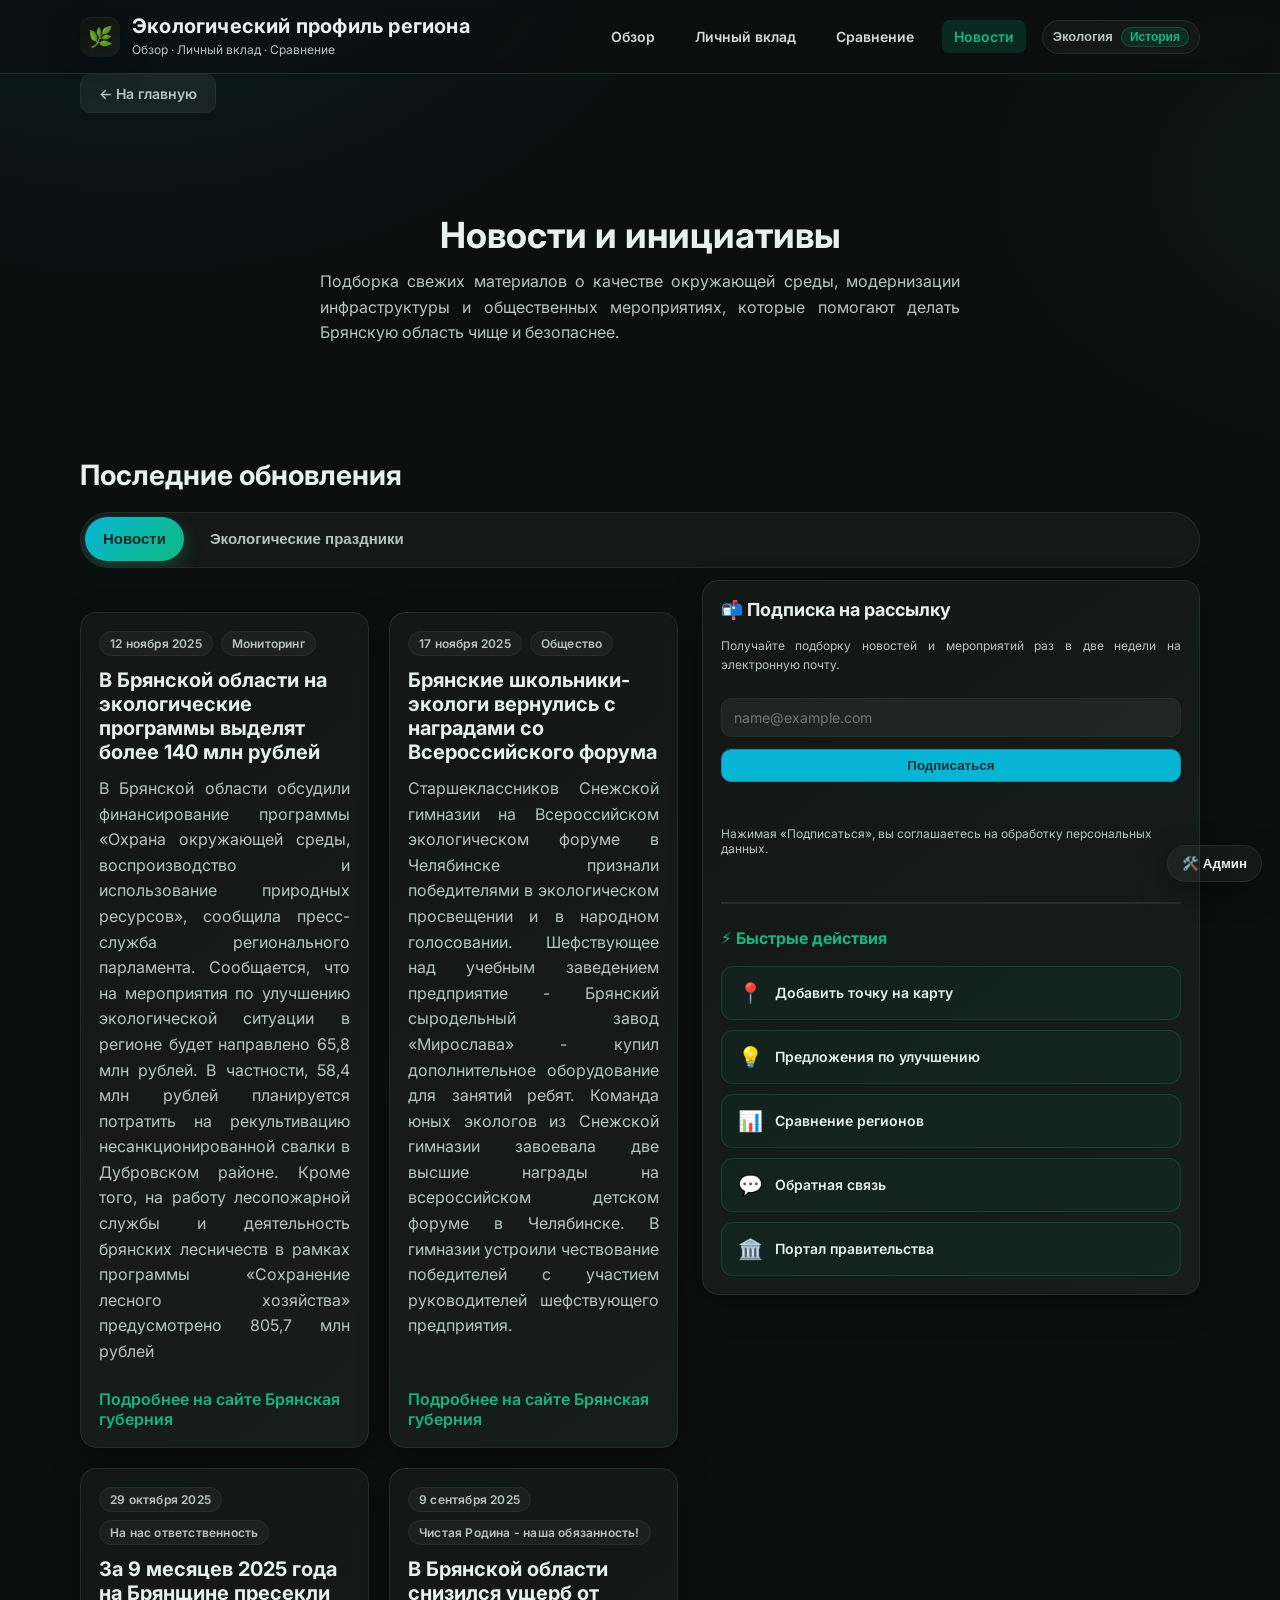
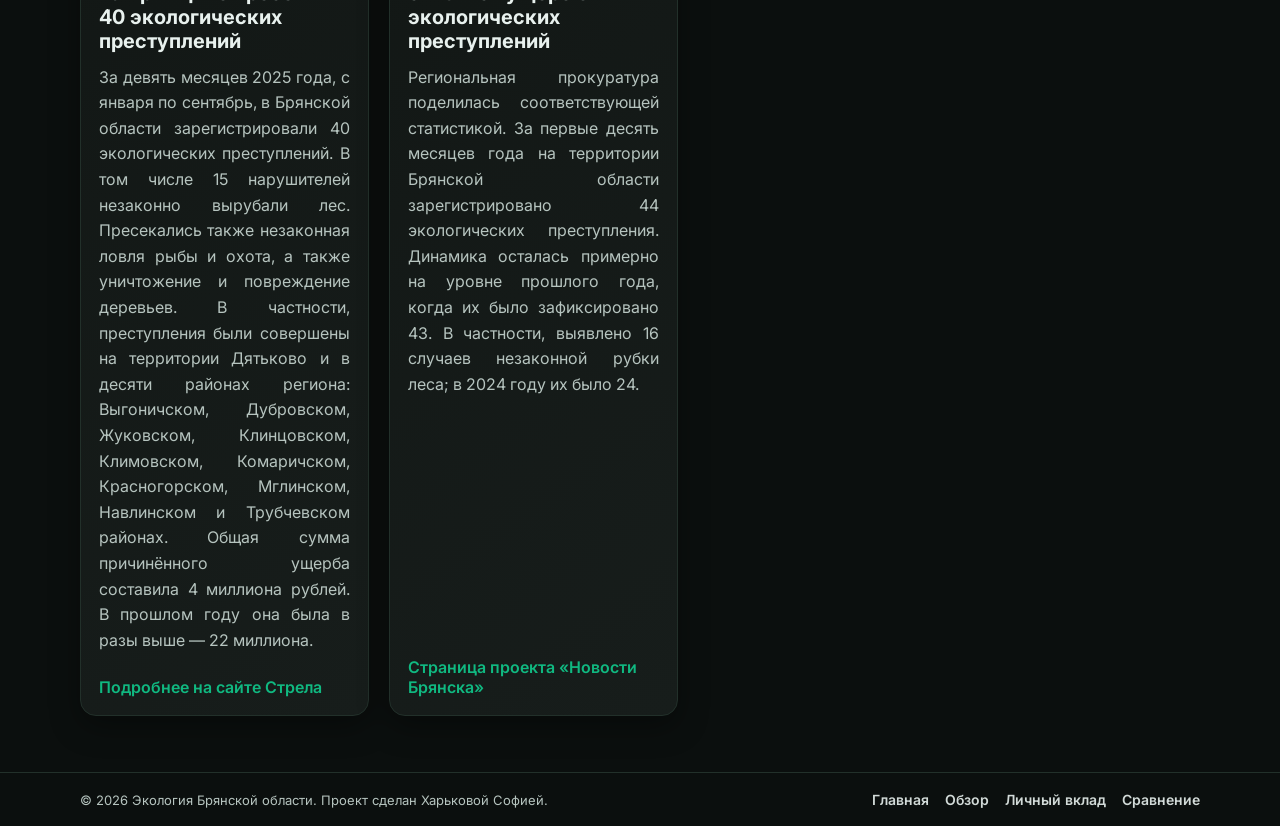
<file: news.html>
<!DOCTYPE html>
<html lang="ru">
<head>
    <meta charset="UTF-8" />
    <meta name="viewport" content="width=device-width, initial-scale=1" />
    <title>Новости — Экология Брянской области</title>
    <meta name="description" content="Последние новости об экологических проектах и инициативах Брянской области." />

    <!-- Fonts -->
    <link rel="preconnect" href="https://fonts.googleapis.com">
    <link rel="preconnect" href="https://fonts.gstatic.com" crossorigin>
    <link href="https://fonts.googleapis.com/css2?family=Inter:wght@400;600;700&display=swap" rel="stylesheet">

    <!-- Styles -->
    <link rel="stylesheet" href="assets/css/styles.css" />
    <style>
        .page-news main .container { max-width: 1120px; }
        .page-news .news-hero .lead { max-width: 640px; }
        .page-news .news-tabs {
            display: flex;
            flex-wrap: nowrap;
            gap: 8px;
            width: 100%;
            max-width: 100%;
            overflow-x: auto;
            -webkit-overflow-scrolling: touch;
            scroll-snap-type: x proximity;
            padding-bottom: 6px;
            margin-top: 20px;
        }
        .page-news .news-tab-btn {
            flex: 0 0 auto;
            scroll-snap-align: start;
            min-height: 44px;
            padding: 10px 18px;
            font-size: 15px;
            touch-action: manipulation;
        }
        .page-news .news-tab-panel#tab-news-list .grid-2 {
            align-items: start;
        }
        @media (max-width: 720px) {
            .page-news .news-hero h2 { font-size: 26px; }
            .page-news .news-hero { padding-top: 56px; text-align: left; }
            .page-news .news-hero .lead { margin-left: 0; margin-right: 0; }
            .page-news .news-card h3 { font-size: 17px; line-height: 1.35; }
            .page-news .news-card p { font-size: 14px; line-height: 1.55; }
            .page-news .news-sidebar .news-subscribe form .btn { width: 100%; }
            .page-news .action-btn { padding: 14px 14px; min-height: 48px; }
        }
    </style>
</head>
<body class="page-news">
    <header class="site-header">
        <div class="container header-inner">
            <div class="brand">
                <a href="index.html" class="logo" aria-hidden="true" style="text-decoration: none; display: flex; align-items: center; justify-content: center;">🌿</a>
                <div>
                    <h1>Экологический профиль региона</h1>
                    <p class="tagline">Обзор · Личный вклад · Сравнение</p>
                </div>
            </div>
            <nav class="nav">
                <a href="overview.html" class="nav-link">Обзор</a>
                <a href="personal.html" class="nav-link">Личный вклад</a>
                <a href="comparison.html" class="nav-link">Сравнение</a>
                <a href="news.html" class="nav-link" aria-current="page">Новости</a>
                <button id="modeToggle" class="mode-toggle" type="button" aria-label="Переключить режим">
                    <span id="modeToggleMain">Экология</span>
                    <span id="modeToggleBadge" class="mode-toggle-badge">История</span>
                </button>
            </nav>
        </div>
    </header>

    <main>
        <div class="container">
            <a href="index.html" class="btn-back">← На главную</a>
        </div>
        <section class="section news-hero reveal">
            <div class="container">
                <h2>Новости и инициативы</h2>
                <p class="lead">
                    Подборка свежих материалов о качестве окружающей среды, модернизации инфраструктуры и общественных мероприятиях, которые помогают делать Брянскую область чище и безопаснее.
                </p>
            </div>
        </section>

        <section class="section reveal">
            <div class="container">
                <h2>Последние обновления</h2>

                <div class="news-tabs">
                    <button class="news-tab-btn active" data-tab="news-list">Новости</button>
                    <button class="news-tab-btn" data-tab="eco-calendar">Экологические праздники</button>
                </div>

                <div class="news-tab-panel active" id="tab-news-list">
                    <div class="grid-2">
                        <div>
                            <div class="news-grid">
                        <article class="card news-card">
                            <div class="news-meta">
                                <span class="news-tag">12 ноября 2025</span>
                                <span class="news-tag">Мониторинг</span>
                            </div>
                            <h3>В Брянской области на экологические программы выделят более 140 млн рублей</h3>
                            <p>
                                В Брянской области обсудили финансирование программы «Охрана окружающей среды, воспроизводство и использование природных ресурсов», сообщила пресс-служба регионального парламента.

                                Сообщается, что на мероприятия по улучшению экологической ситуации в регионе будет направлено 65,8 млн рублей. В частности, 58,4 млн рублей планируется потратить на рекультивацию несанкционированной свалки в Дубровском районе.
                                
                                Кроме того, на работу лесопожарной службы и деятельность брянских лесничеств в рамках программы «Сохранение лесного хозяйства» предусмотрено 805,7 млн рублей
                            </p>
                            <a class="btn-link" href="https://guberniya.tv/obshhestvo/320941" target="_blank" rel="noopener">Подробнее на сайте Брянская губерния</a>
                        </article>
                        <article class="card news-card">
                            <div class="news-meta">
                                <span class="news-tag">17 ноября 2025</span>
                                <span class="news-tag">Общество</span>
                            </div>
                            <h3>Брянские школьники-экологи вернулись с наградами со Всероссийского форума</h3>
                            <p>
                                Старшеклассников Снежской гимназии на Всероссийском экологическом форуме в Челябинске признали победителями в экологическом просвещении и в народном голосовании. 
                                Шефствующее над учебным заведением предприятие - Брянский сыродельный завод «Мирослава» - купил дополнительное оборудование для занятий ребят.
                                Команда юных экологов из Снежской гимназии завоевала две высшие награды на всероссийском детском форуме в Челябинске.
                                В гимназии устроили чествование победителей с участием руководителей шефствующего предприятия.
                            </p>
                            <a class="btn-link" href="https://guberniya.tv/obshhestvo/321378" target="_blank" rel="noopener">Подробнее на сайте Брянская губерния</a>
                        </article>
                        <article class="card news-card">
                            <div class="news-meta">
                                <span class="news-tag"> 29 октября 2025</span>
                                <span class="news-tag">На нас ответственность</span>
                            </div>
                            <h3>За 9 месяцев 2025 года на Брянщине пресекли 40 экологических преступлений</h3>
                            <p>
                                За девять месяцев 2025 года, с января по сентябрь, в Брянской области зарегистрировали 40 экологических преступлений. В том числе 15 нарушителей незаконно вырубали лес. Пресекались также незаконная ловля рыбы и охота, а также уничтожение и повреждение деревьев.
                                В частности, преступления были совершены на территории Дятьково и в десяти районах региона: Выгоничском, Дубровском, Жуковском, Клинцовском, Климовском, Комаричском, Красногорском, Мглинском, Навлинском и Трубчевском районах.
                                Общая сумма причинённого ущерба составила 4 миллиона рублей. В прошлом году она была в разы выше — 22 миллиона.
                            </p>
                            <a class="btn-link" href="https://riastrela.ru/p/206256/" target="_blank" rel="noopener">Подробнее на сайте Стрела</a>
                        </article>
                        <article class="card news-card">
                            <div class="news-meta">
                                <span class="news-tag">9 сентября 2025</span>
                                <span class="news-tag">Чистая Родина - наша обязанность!</span>
                            </div>
                            <h3>В Брянской области снизился ущерб от экологических преступлений</h3>
                            <p>
                                Региональная прокуратура поделилась соответствующей статистикой.
                                За первые десять месяцев года на территории Брянской области зарегистрировано 44 экологических преступления. Динамика осталась примерно на уровне прошлого года, когда их было зафиксировано 43.
                                В частности, выявлено 16 случаев незаконной рубки леса; в 2024 году их было 24.
                            </p>
                            <a class="btn-link" href="https://newsbryansk.ru/fn_1755775.html" target="_blank" rel="noopener">Страница проекта «Новости Брянска»</a>
                        </article>
                    </div>
                </div>
                <aside class="card news-sidebar">
                    <div class="news-subscribe">
                        <h3>📬 Подписка на рассылку</h3>
                        <p class="muted">Получайте подборку новостей и мероприятий раз в две недели на электронную почту.</p>
                        <form id="newsSubscribeForm">
                            <input type="email" class="form-input" id="subscribeEmail" placeholder="name@example.com" aria-label="Электронная почта для рассылки" required />
                            <button type="submit" class="btn">Подписаться</button>
                        </form>
                        <p id="subscribeStatus" class="muted" style="margin: 8px 0 0; font-size: 13px; min-height: 1.2em;" role="status" aria-live="polite"></p>
                        <span class="muted">Нажимая «Подписаться», вы соглашаетесь на обработку персональных данных.</span>
                    </div>
                    
                    <div class="quick-actions-section">
                        <h4>⚡ Быстрые действия</h4>
                        <div class="quick-actions">
                            <a href="index.html#map" class="action-btn">
                                <span class="action-icon">📍</span>
                                <span class="action-text">Добавить точку на карту</span>
                            </a>
                            <a href="index.html#actions" class="action-btn">
                                <span class="action-icon">💡</span>
                                <span class="action-text">Предложения по улучшению</span>
                            </a>
                            <a href="comparison.html" class="action-btn">
                                <span class="action-icon">📊</span>
                                <span class="action-text">Сравнение регионов</span>
                            </a>
                            <a href="overview.html#feedback" class="action-btn">
                                <span class="action-icon">💬</span>
                                <span class="action-text">Обратная связь</span>
                            </a>
                            <a href="https://www.bryanskobl.ru/" target="_blank" rel="noopener" class="action-btn">
                                <span class="action-icon">🏛️</span>
                                <span class="action-text">Портал правительства</span>
                            </a>
                        </div>
                    </div>
                </aside>
                    </div>
                </div>

                <div class="news-tab-panel" id="tab-eco-calendar">
                    <div class="card calendar-widget">
                        <div class="calendar-header">
                            <h2>🌍 Календарь экологических праздников</h2>
                            <p class="calendar-subtitle">
                                Список ключевых дат, которые можно использовать для проведения акций, уроков и мероприятий в Брянской области.
                            </p>
                        </div>
                        <div class="holidays-section">
                            <div class="holidays-list">
                                <div class="holiday-item">
                                    <div class="holiday-icon">🌱</div>
                                    <div class="holiday-info">
                                        <div class="holiday-date">11 января</div>
                                        <div class="holiday-name">День заповедников и национальных парков России</div>
                                    </div>
                                </div>

                                <div class="holiday-item">
                                    <div class="holiday-icon">💧</div>
                                    <div class="holiday-info">
                                        <div class="holiday-date">31 января</div>
                                        <div class="holiday-name">Международный день очистки воды</div>
                                    </div>
                                </div>

                                <div class="holiday-item">
                                    <div class="holiday-icon">🐬</div>
                                    <div class="holiday-info">
                                        <div class="holiday-date">19 февраля</div>
                                        <div class="holiday-name">Всемирный день защиты морских млекопитающих</div>
                                    </div>
                                </div>

                                <div class="holiday-item">
                                    <div class="holiday-icon">❄️</div>
                                    <div class="holiday-info">
                                        <div class="holiday-date">28 февраля</div>
                                        <div class="holiday-name">День Арктики</div>
                                    </div>
                                </div>

                                <div class="holiday-item">
                                    <div class="holiday-icon">🦌</div>
                                    <div class="holiday-info">
                                        <div class="holiday-date">3 марта</div>
                                        <div class="holiday-name">Всемирный день дикой природы</div>
                                    </div>
                                </div>

                                <div class="holiday-item">
                                    <div class="holiday-icon">🌊</div>
                                    <div class="holiday-info">
                                        <div class="holiday-date">14 марта</div>
                                        <div class="holiday-name">Международный день рек</div>
                                    </div>
                                </div>

                                <div class="holiday-item">
                                    <div class="holiday-icon">🌍</div>
                                    <div class="holiday-info">
                                        <div class="holiday-date">20 марта</div>
                                        <div class="holiday-name">День Земли</div>
                                    </div>
                                </div>

                                <div class="holiday-item">
                                    <div class="holiday-icon">🐦</div>
                                    <div class="holiday-info">
                                        <div class="holiday-date">1 апреля</div>
                                        <div class="holiday-name">Международный день птиц</div>
                                    </div>
                                </div>

                                <div class="holiday-item">
                                    <div class="holiday-icon">📚</div>
                                    <div class="holiday-info">
                                        <div class="holiday-date">15 апреля</div>
                                        <div class="holiday-name">День экологических знаний</div>
                                    </div>
                                </div>

                                <div class="holiday-item">
                                    <div class="holiday-icon">🛶</div>
                                    <div class="holiday-info">
                                        <div class="holiday-date">20 мая</div>
                                        <div class="holiday-name">День Волги</div>
                                    </div>
                                </div>

                                <div class="holiday-item">
                                    <div class="holiday-icon">🧬</div>
                                    <div class="holiday-info">
                                        <div class="holiday-date">22 мая</div>
                                        <div class="holiday-name">Международный день биологического разнообразия</div>
                                    </div>
                                </div>

                                <div class="holiday-item">
                                    <div class="holiday-icon">🚮</div>
                                    <div class="holiday-info">
                                        <div class="holiday-date">1 июня</div>
                                        <div class="holiday-name">Международный день очистки водоёмов в России</div>
                                    </div>
                                </div>

                                <div class="holiday-item">
                                    <div class="holiday-icon">🌿</div>
                                    <div class="holiday-info">
                                        <div class="holiday-date">5 июня</div>
                                        <div class="holiday-name">Всемирный день окружающей среды</div>
                                    </div>
                                </div>

                                <div class="holiday-item">
                                    <div class="holiday-icon">🎣</div>
                                    <div class="holiday-info">
                                        <div class="holiday-date">13 июля</div>
                                        <div class="holiday-name">День действий против рыбной ловли в России</div>
                                    </div>
                                </div>

                                <div class="holiday-item">
                                    <div class="holiday-icon">🪷</div>
                                    <div class="holiday-info">
                                        <div class="holiday-date">27 августа</div>
                                        <div class="holiday-name">Всемирный день озёр</div>
                                    </div>
                                </div>

                                <div class="holiday-item">
                                    <div class="holiday-icon">🌲</div>
                                    <div class="holiday-info">
                                        <div class="holiday-date">15 сентября</div>
                                        <div class="holiday-name">Российские дни леса</div>
                                    </div>
                                </div>

                                <div class="holiday-item">
                                    <div class="holiday-icon">🧹</div>
                                    <div class="holiday-info">
                                        <div class="holiday-date">20 сентября</div>
                                        <div class="holiday-name">Всемирный день чистоты</div>
                                    </div>
                                </div>

                                <div class="holiday-item">
                                    <div class="holiday-icon">🚲</div>
                                    <div class="holiday-info">
                                        <div class="holiday-date">22 сентября</div>
                                        <div class="holiday-name">Всемирный день без автомобиля</div>
                                    </div>
                                </div>

                                <div class="holiday-item">
                                    <div class="holiday-icon">🐾</div>
                                    <div class="holiday-info">
                                        <div class="holiday-date">4 октября</div>
                                        <div class="holiday-name">Всемирный день защиты животных</div>
                                    </div>
                                </div>

                                <div class="holiday-item">
                                    <div class="holiday-icon">🏞️</div>
                                    <div class="holiday-info">
                                        <div class="holiday-date">14 октября</div>
                                        <div class="holiday-name">День работников заповедного дела</div>
                                    </div>
                                </div>

                                <div class="holiday-item">
                                    <div class="holiday-icon">♻️</div>
                                    <div class="holiday-info">
                                        <div class="holiday-date">15 ноября</div>
                                        <div class="holiday-name">День вторичной переработки</div>
                                    </div>
                                </div>

                                <div class="holiday-item">
                                    <div class="holiday-icon">🐕</div>
                                    <div class="holiday-info">
                                        <div class="holiday-date">30 ноября</div>
                                        <div class="holiday-name">Всемирный день домашних животных</div>
                                    </div>
                                </div>

                                <div class="holiday-item">
                                    <div class="holiday-icon">⚖️</div>
                                    <div class="holiday-info">
                                        <div class="holiday-date">10 декабря</div>
                                        <div class="holiday-name">Международный день прав животных</div>
                                    </div>
                                </div>
                            </div>
                        </div>
                    </div>
                </div>
            </div>
        </section>

    </main>

    <footer class="site-footer">
        <div class="container footer-inner">
            <div>
                © <span id="year"></span> Экология Брянской области. Проект сделан Харьковой Софией.
            </div>
            <nav class="nav">
                <a href="index.html">Главная</a>
                <a href="overview.html">Обзор</a>
                <a href="personal.html">Личный вклад</a>
                <a href="comparison.html">Сравнение</a>
            </nav>
        </div>
    </footer>

    <!-- Модальное окно калькулятора -->
    <div id="calculatorModal" class="modal">
        <div class="modal-content" style="max-width: 900px; max-height: 90vh; overflow-y: auto;">
            <div class="modal-header" style="background: linear-gradient(135deg, rgba(6,182,212,0.1), rgba(16,185,129,0.1)); border-bottom: 2px solid rgba(16,185,129,0.2);">
                <div style="display: flex; align-items: center; gap: 20px; flex: 1;">
                    <div style="display: flex; align-items: center; justify-content: center; width: 80px; height: 80px; border-radius: 20px; background: linear-gradient(135deg, rgba(6,182,212,0.3), rgba(16,185,129,0.3)); border: 3px solid rgba(16,185,129,0.5); box-shadow: 0 4px 15px rgba(16,185,129,0.3);">
                        <span style="font-size: 48px;">🧮</span>
                    </div>
                    <div style="flex: 1;">
                        <h2 class="calculator-title-gradient" style="margin: 0 0 8px; font-size: 32px;">
                            Экологический калькулятор
                        </h2>
                        <p style="margin: 0 0 4px; color: var(--muted); font-size: 15px; line-height: 1.5;">
                            🌍 Рассчитайте ваш углеродный след и получите персональные рекомендации
                        </p>
                        <p style="margin: 0; color: var(--muted); font-size: 13px; opacity: 0.8;">
                            Узнайте, как ваш образ жизни влияет на окружающую среду
                        </p>
                    </div>
                </div>
                <button class="modal-close" id="btnCloseCalculator" style="margin-left: 20px;">&times;</button>
            </div>
            <div class="modal-body" style="padding: 32px;">
                <div style="text-align: center; margin-bottom: 32px; padding: 20px; background: rgba(16,185,129,0.05); border-radius: 12px; border: 1px solid rgba(16,185,129,0.15);">
                    <p style="margin: 0 0 16px; color: var(--text); font-size: 16px; font-weight: 500;">
                        💡 Заполните данные о вашем образе жизни, чтобы узнать ваш экологический след
                    </p>
                    <div style="display: flex; flex-wrap: wrap; gap: 8px; justify-content: center; margin-top: 12px;">
                        <span style="display: inline-block; padding: 6px 12px; background: rgba(6,182,212,0.15); border-radius: 8px; font-size: 13px; color: var(--primary); border: 1px solid rgba(6,182,212,0.3);">
                            💡 Пример: 500 км/мес на авто
                        </span>
                        <span style="display: inline-block; padding: 6px 12px; background: rgba(16,185,129,0.15); border-radius: 8px; font-size: 13px; color: var(--accent); border: 1px solid rgba(16,185,129,0.3);">
                            ⚡ Среднее: 200 кВт·ч/мес
                        </span>
                        <span style="display: inline-block; padding: 6px 12px; background: rgba(6,182,212,0.15); border-radius: 8px; font-size: 13px; color: var(--primary); border: 1px solid rgba(6,182,212,0.3);">
                            🏠 Газ: 50-100 м³/мес
                        </span>
                    </div>
                </div>
                <div class="grid-2" style="margin-top: 24px;">
                    <div>
                        <h3 style="display: flex; align-items: center; gap: 8px; margin-bottom: 20px;">
                            <span style="font-size: 24px;">🚗</span>
                            <span>Транспорт</span>
                        </h3>
                        <div class="form-group">
                            <label>Поездки на автомобиле (км/месяц)</label>
                            <input type="number" id="calcCar" class="form-input" value="0" min="0" placeholder="Например: 500" />
                            <small style="display: block; margin-top: 4px; color: var(--muted); font-size: 12px;">💡 Средний показатель: 300-800 км/месяц</small>
                        </div>
                        <div class="form-group">
                            <label>Поездки на общественном транспорте (км/месяц)</label>
                            <input type="number" id="calcPublic" class="form-input" value="0" min="0" placeholder="Например: 200" />
                            <small style="display: block; margin-top: 4px; color: var(--muted); font-size: 12px;">🚌 Автобус, трамвай, метро</small>
                        </div>
                        <div class="form-group">
                            <label>Перелёты (часов/год)</label>
                            <input type="number" id="calcFlights" class="form-input" value="0" min="0" placeholder="Например: 10" />
                            <small style="display: block; margin-top: 4px; color: var(--muted); font-size: 12px;">✈️ Один перелёт ≈ 2-3 часа</small>
                        </div>
                    </div>
                    <div>
                        <h3 style="display: flex; align-items: center; gap: 8px; margin-bottom: 20px;">
                            <span style="font-size: 24px;">⚡</span>
                            <span>Энергия и отходы</span>
                        </h3>
                        <div class="form-group">
                            <label>Потребление электроэнергии (кВт·ч/месяц)</label>
                            <input type="number" id="calcEnergy" class="form-input" value="0" min="0" placeholder="Например: 200" />
                            <small style="display: block; margin-top: 4px; color: var(--muted); font-size: 12px;">⚡ Среднее для квартиры: 150-300 кВт·ч/мес</small>
                        </div>
                        <div class="form-group">
                            <label>Потребление газа (м³/месяц)</label>
                            <input type="number" id="calcGas" class="form-input" value="0" min="0" placeholder="Например: 80" />
                            <small style="display: block; margin-top: 4px; color: var(--muted); font-size: 12px;">🏠 Среднее: 50-150 м³/месяц (отопление, готовка)</small>
                        </div>
                        <div class="form-group">
                            <label>Отходы (кг/месяц)</label>
                            <input type="number" id="calcWaste" class="form-input" value="0" min="0" placeholder="Например: 30" />
                            <small style="display: block; margin-top: 4px; color: var(--muted); font-size: 12px;">♻️ Среднее: 20-40 кг/месяц на человека</small>
                        </div>
                    </div>
                </div>
                <div style="text-align: center; margin-top: 40px;">
                    <button id="btnCalculate" class="btn" style="padding: 16px 40px; font-size: 16px; font-weight: 700; background: linear-gradient(135deg, var(--primary), var(--accent)); border: none; box-shadow: 0 6px 20px rgba(16,185,129,0.4); transition: all 0.3s ease;">
                        <span style="margin-right: 10px; font-size: 20px;">🧮</span>
                        Рассчитать углеродный след
                    </button>
                </div>
                <div id="calcResult" style="margin-top: 40px; display: none; animation: fadeInUp 0.5s ease;">
                    <div class="card" style="background: linear-gradient(135deg, rgba(16,185,129,0.18), rgba(6,182,212,0.18)); border: 2px solid rgba(16,185,129,0.5); padding: 32px; box-shadow: 0 8px 30px rgba(16,185,129,0.2);">
                        <div style="text-align: center; margin-bottom: 24px;">
                            <div style="font-size: 64px; margin-bottom: 16px;">🌍</div>
                            <h3 style="margin: 0 0 12px; font-size: 24px;">Ваш углеродный след</h3>
                            <div style="font-size: 42px; font-weight: 800; color: var(--accent); margin: 20px 0; text-shadow: 0 2px 10px rgba(16,185,129,0.3);">
                                <span id="calcTotal"></span> <span style="font-size: 20px; color: var(--muted); font-weight: 600;">тонн CO₂/год</span>
                            </div>
                        </div>
                        <div id="calcRecommendations" style="margin-top: 24px;"></div>
                    </div>
                </div>
            </div>
        </div>
    </div>

    <script src="assets/js/app.js"></script>
    <script src="assets/js/features.js"></script>
    <script>
        document.getElementById('year').textContent = new Date().getFullYear();

        // Постоянная кнопка «История / Экология» на всех вкладках
        (function initGlobalModeToggle() {
            const MODE_KEY = 'bryanskEcoMode'
            const btn = document.getElementById('modeToggle')
            const main = document.getElementById('modeToggleMain')
            const badge = document.getElementById('modeToggleBadge')
            if (!btn || !main || !badge) return

            function apply(mode) {
                const isHistory = mode === 'history'
                document.body.classList.toggle('mode-history', isHistory)
                document.body.classList.toggle('mode-eco', !isHistory)
                if (isHistory) {
                    main.textContent = 'История'
                    badge.textContent = 'Экология'
                } else {
                    main.textContent = 'Экология'
                    badge.textContent = 'История'
                }
            }

            let mode = 'eco'
            try {
                const saved = localStorage.getItem(MODE_KEY)
                if (saved === 'history' || saved === 'eco') mode = saved
            } catch (e) {}
            apply(mode)

            btn.addEventListener('click', () => {
                const currentIsHistory = document.body.classList.contains('mode-history')
                const nextMode = currentIsHistory ? 'eco' : 'history'
                try { localStorage.setItem(MODE_KEY, nextMode) } catch (e) {}
                apply(nextMode)
                const hash = nextMode === 'history' ? '#history-knowledge' : ''
                window.location.href = 'index.html' + hash
            })

            window.addEventListener('storage', (e) => {
                if (e.key !== MODE_KEY || !e.newValue) return
                if (e.newValue === 'history' || e.newValue === 'eco') apply(e.newValue)
            })
        })()
        
        // Обновление статистики на странице новостей
        function updateStats() {
            try {
                // Пытаемся загрузить данные из localStorage (если они там есть)
                const savedClean = localStorage.getItem('customCleanPlaces');
                const savedDirty = localStorage.getItem('customDirtyPlaces');
                
                let cleanCount = 11; // Базовое количество из JSON
                let dirtyCount = 12; // Базовое количество из JSON
                
                if (savedClean) {
                    const customClean = JSON.parse(savedClean);
                    cleanCount += customClean.length;
                }
                
                if (savedDirty) {
                    const customDirty = JSON.parse(savedDirty);
                    dirtyCount += customDirty.length;
                }
                
                const statCleanEl = document.getElementById('statClean');
                const statDirtyEl = document.getElementById('statDirty');
                
                if (statCleanEl) {
                    animateStat(statCleanEl, cleanCount);
                }
                if (statDirtyEl) {
                    animateStat(statDirtyEl, dirtyCount);
                }
            } catch (e) {
                console.error('Ошибка обновления статистики:', e);
            }
        }
        
        function animateStat(element, target) {
            const start = parseInt(element.textContent) || 0;
            const duration = 800;
            const startTime = performance.now();
            
            function update(currentTime) {
                const elapsed = currentTime - startTime;
                const progress = Math.min(elapsed / duration, 1);
                const easeOut = 1 - Math.pow(1 - progress, 3);
                const current = Math.round(start + (target - start) * easeOut);
                element.textContent = current;
                
                if (progress < 1) {
                    requestAnimationFrame(update);
                } else {
                    element.textContent = target;
                }
            }
            
            requestAnimationFrame(update);
        }
        
        function initNewsTabs() {
            const buttons = document.querySelectorAll('.news-tab-btn');
            const panels = document.querySelectorAll('.news-tab-panel');
            const STORAGE_KEY = 'bryanskNewsActiveTab';

            function activate(target) {
                if (!target) return
                const panel = document.getElementById('tab-' + target);
                if (!panel) return

                buttons.forEach((b) => b.classList.remove('active'));
                panels.forEach((p) => p.classList.remove('active'));
                const btn = document.querySelector('.news-tab-btn[data-tab="' + target + '"]');
                if (btn) btn.classList.add('active');
                panel.classList.add('active');
            }

            // restore (и синхронизация между вкладками)
            let savedTab = null;
            try { savedTab = localStorage.getItem(STORAGE_KEY) } catch (e) {}
            const initialTab = savedTab || document.querySelector('.news-tab-btn.active')?.getAttribute('data-tab');
            activate(initialTab);

            buttons.forEach((btn) => {
                btn.addEventListener('click', () => {
                    const target = btn.getAttribute('data-tab');
                    activate(target);
                    try { localStorage.setItem(STORAGE_KEY, target) } catch (e) {}
                });
            });

            window.addEventListener('storage', (e) => {
                if (e.key !== STORAGE_KEY || !e.newValue) return
                activate(e.newValue);
            });
        }
        
        // Запуск после загрузки страницы
        function initNewsPage() {
            updateStats();
            initNewsTabs();
            var subForm = document.getElementById('newsSubscribeForm');
            if (subForm) {
                subForm.addEventListener('submit', function(e) {
                    e.preventDefault();
                    var em = document.getElementById('subscribeEmail');
                    var st = document.getElementById('subscribeStatus');
                    if (em && em.checkValidity && !em.checkValidity()) {
                        em.reportValidity();
                        return;
                    }
                    if (st) {
                        st.textContent = em && em.value
                            ? 'Спасибо! В демо-версии письмо не отправляется — вы указали: ' + em.value
                            : 'Укажите корректный e-mail.';
                    }
                });
            }
        }

        if (document.readyState === 'loading') {
            document.addEventListener('DOMContentLoaded', initNewsPage);
        } else {
            initNewsPage();
        }
    </script>
</body>
</html>
</file>
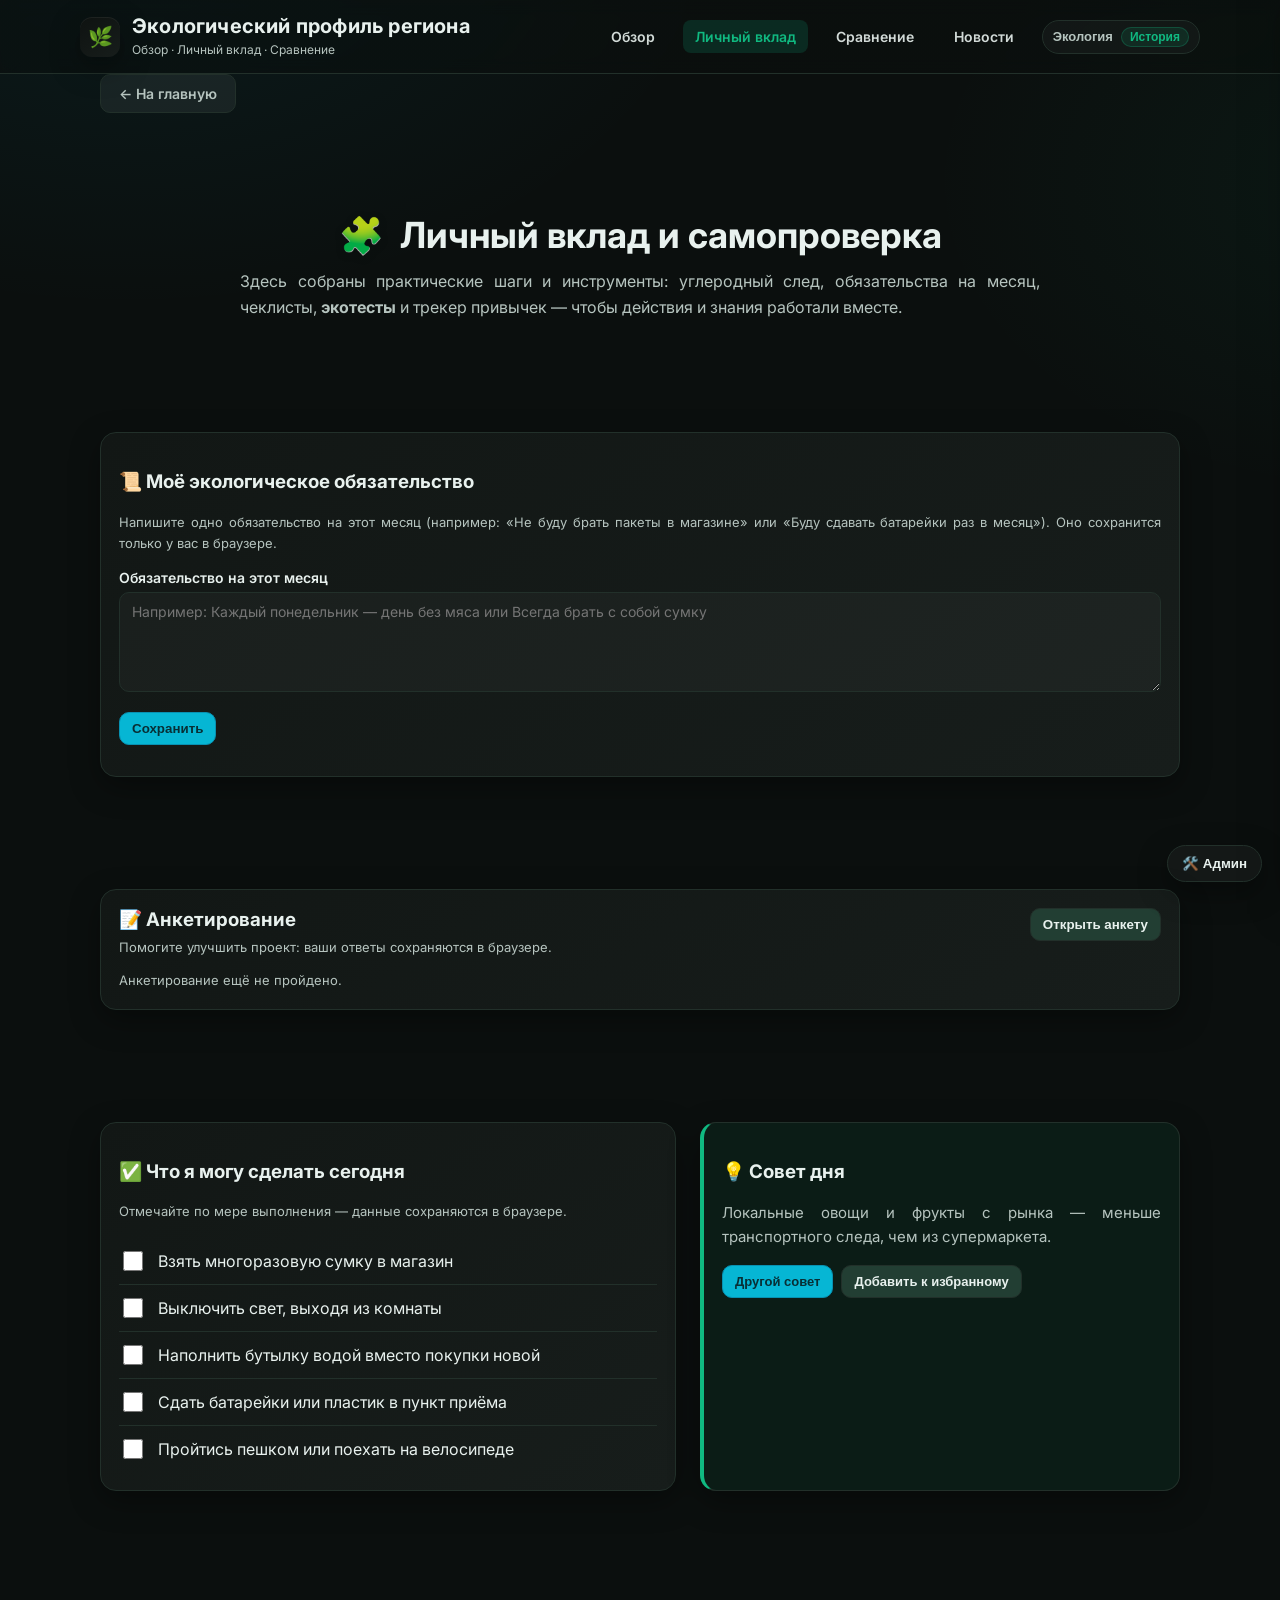
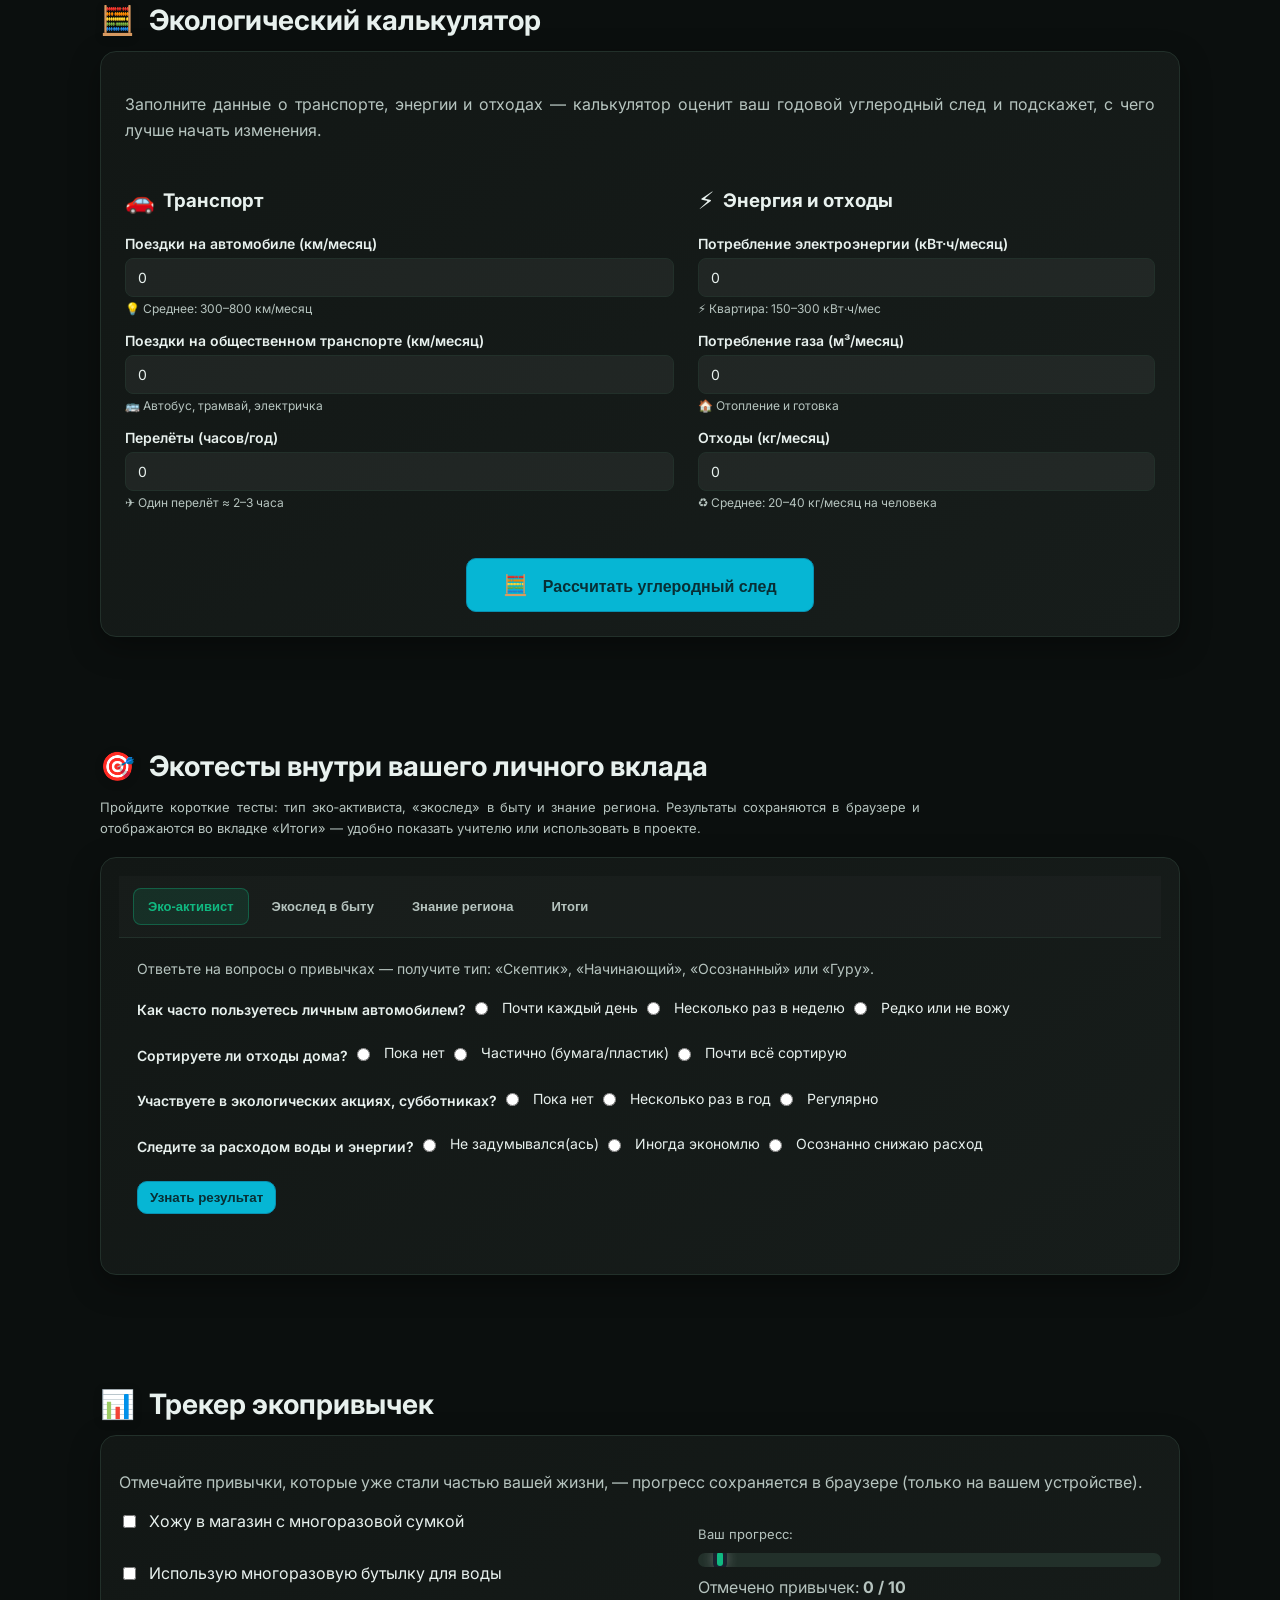
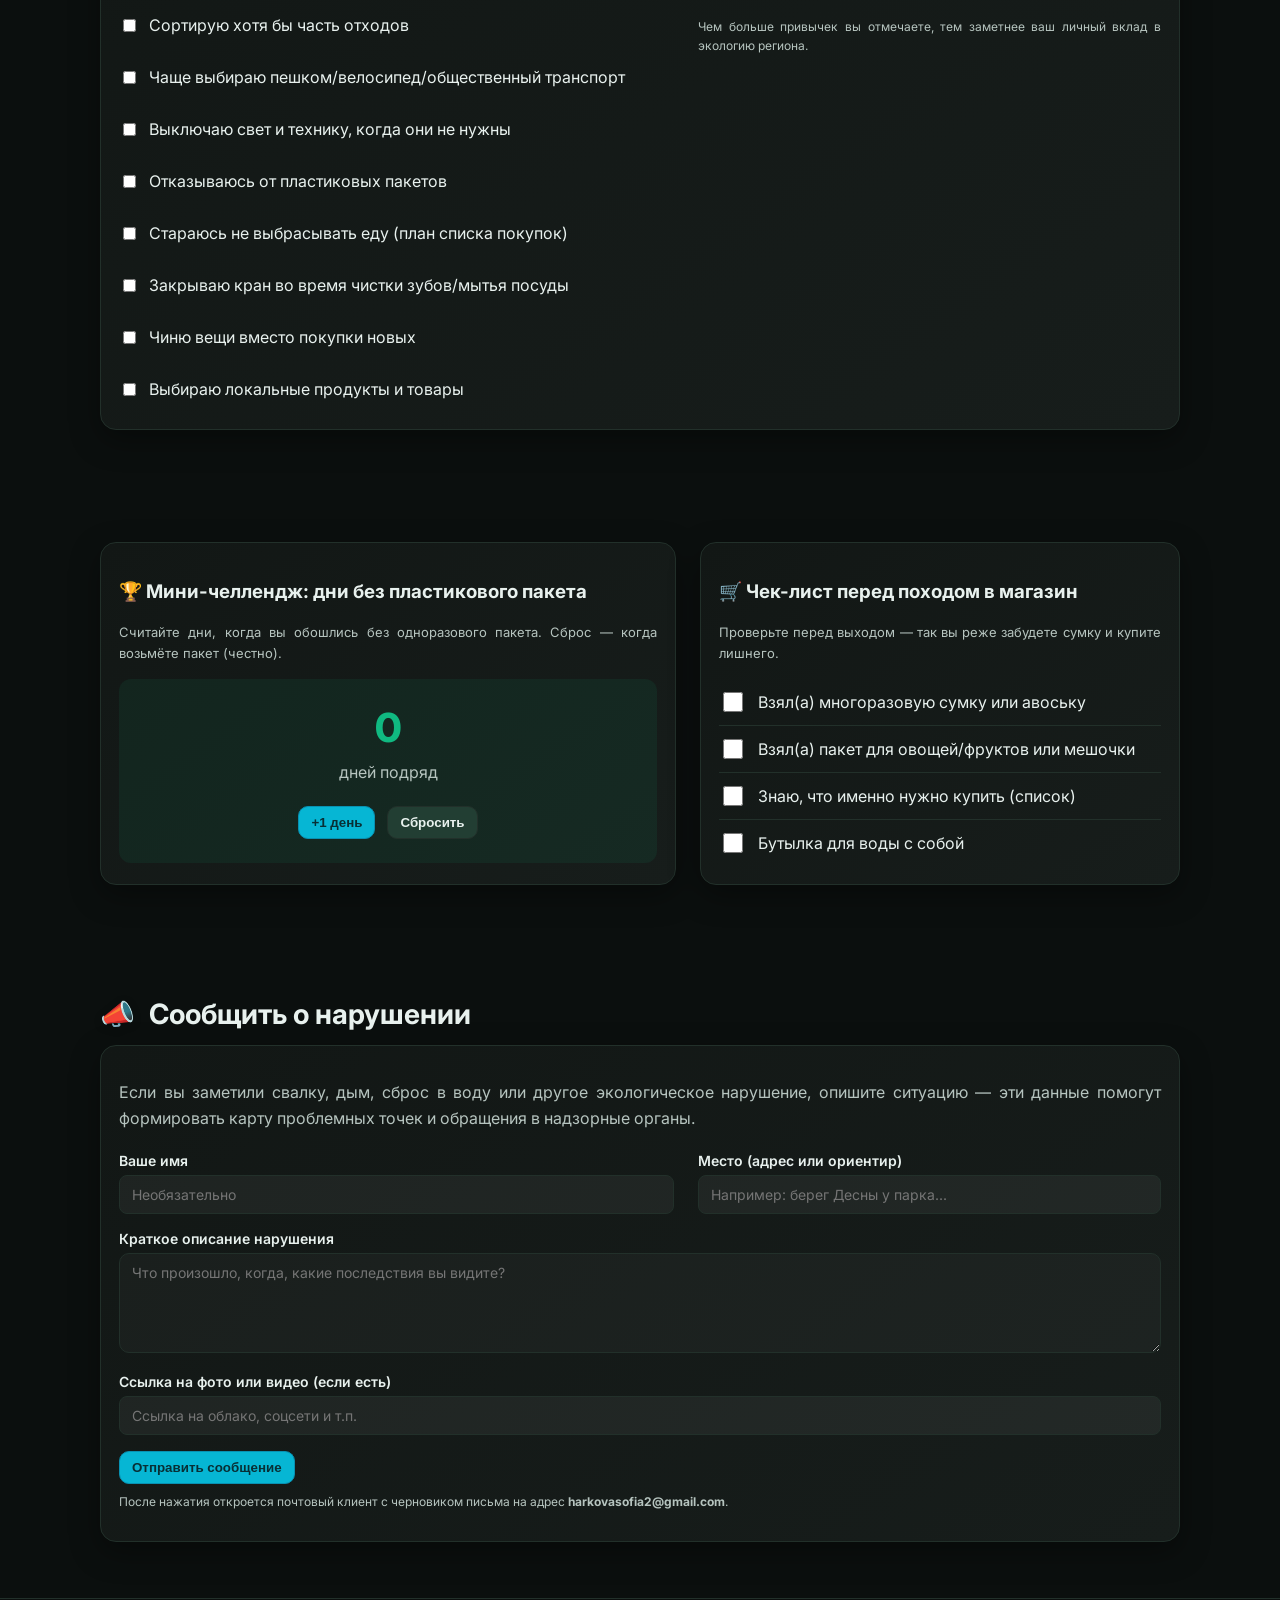
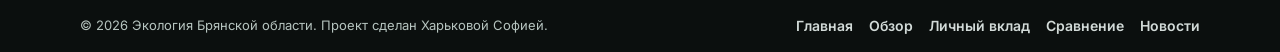
<file: personal.html>
<!DOCTYPE html>
<html lang="ru">
<head>
    <meta charset="UTF-8" />
    <meta name="viewport" content="width=device-width, initial-scale=1" />
    <title>Личный вклад и самопроверка — Экология Брянской области</title>
    <meta name="description" content="Личный вклад в экологию Брянской области: экокалькулятор, экотесты, трекер привычек и сообщения о нарушениях в одном разделе." />

    <!-- Fonts -->
    <link rel="preconnect" href="https://fonts.googleapis.com">
    <link rel="preconnect" href="https://fonts.gstatic.com" crossorigin>
    <link href="https://fonts.googleapis.com/css2?family=Inter:wght@400;600;700&display=swap" rel="stylesheet">

    <!-- Styles -->
    <link rel="stylesheet" href="assets/css/styles.css" />
    <style>
        /* Стили страницы «Личный вклад» — контент виден сразу, формы и кнопки работают */
        .page-personal .reveal { opacity: 1; transform: none; }
        .page-personal main .container { max-width: 1120px; margin-left: auto; margin-right: auto; padding: 0 20px; }
        .page-personal #calculator .card { padding: 24px; }
        .page-personal .form-group label { color: var(--text); }
        .page-personal .form-group small { display: block; margin-top: 4px; color: var(--muted); font-size: 12px; }
        .page-personal #calcResult .card { padding: 24px; }
        .page-personal #ecoQuiz label { display: inline-flex; align-items: center; gap: 8px; margin-bottom: 8px; cursor: pointer; }
        .page-personal #ecoQuiz input[type="radio"] { margin-right: 6px; }
        .page-personal #habitTracker label { display: flex; align-items: center; gap: 10px; margin-bottom: 12px; cursor: pointer; }
        .page-personal .home-air-indicator-bar { height: 14px; border-radius: 999px; background: var(--border); position: relative; overflow: hidden; }
        .page-personal .home-air-indicator-fill { height: 100%; border-radius: 999px; transition: left 0.3s ease; }
        .page-personal .tip-card { border-left: 4px solid var(--accent); background: rgba(16,185,129,0.08); }
        .page-personal .challenge-counter { font-size: 2.5rem; font-weight: 800; color: var(--accent); }
        .page-personal .today-list { list-style: none; padding: 0; margin: 0; }
        .page-personal .today-list li { padding: 10px 0; border-bottom: 1px solid var(--border); display: flex; align-items: center; gap: 12px; }
        .page-personal .today-list li:last-child { border-bottom: none; }
        .page-personal .today-list input[type="checkbox"] { width: 20px; height: 20px; }
        .page-personal .link-card { display: block; text-decoration: none; color: inherit; padding: 20px; border-radius: 12px; border: 1px solid var(--border); transition: border-color 0.2s, background 0.2s; }
        .page-personal .link-card:hover { border-color: var(--accent); background: rgba(16,185,129,0.06); }
        .page-personal .green-points-list { list-style: none; padding: 0; margin: 0; }
        .page-personal .green-points-list li { padding: 14px 0; border-bottom: 1px solid var(--border); display: grid; gap: 6px; }
        .page-personal .green-points-list li:last-child { border-bottom: none; }
        .page-personal .green-points-list .gp-name { font-weight: 700; color: var(--accent); }
        .page-personal .green-points-list .gp-address { font-size: 13px; color: var(--muted); }
        .page-personal .green-points-list .gp-types { font-size: 12px; }
        .page-personal .green-points-list .gp-types span { display: inline-block; margin-right: 6px; padding: 2px 8px; background: rgba(16,185,129,0.15); border-radius: 6px; }
        .page-personal .personal-tests-inline { margin-top: 8px; overflow: hidden; }
        .page-personal .tests-inline-tabs {
            display: flex; flex-wrap: wrap; gap: 8px; padding: 12px 14px;
            border-bottom: 1px solid var(--border);
            background: rgba(255,255,255,0.02);
        }
        .page-personal .tests-inline-tab {
            padding: 10px 14px; font-size: 13px; font-weight: 600; color: var(--muted);
            background: transparent; border: 1px solid transparent; border-radius: 8px; cursor: pointer;
            transition: color 0.2s, background 0.2s, border-color 0.2s;
            touch-action: manipulation;
        }
        .page-personal .tests-inline-tab:hover { color: var(--text); background: rgba(255,255,255,0.05); }
        .page-personal .tests-inline-tab.active {
            color: var(--accent); background: rgba(16, 185, 129, 0.12);
            border-color: rgba(16, 185, 129, 0.35);
        }
        .page-personal .tests-inline-body { padding: 20px 18px 22px; max-height: none; }
        /* Анкетирование: скользящее окно */
        .survey-overlay {
            position: fixed;
            inset: 0;
            background: rgba(0,0,0,0.55);
            backdrop-filter: blur(4px);
            z-index: 1200;
            opacity: 0;
            pointer-events: none;
            transition: opacity 0.25s ease;
        }
        .survey-overlay.open {
            opacity: 1;
            pointer-events: auto;
        }
        .survey-drawer {
            position: fixed;
            top: 0;
            right: 0;
            height: 100vh;
            width: min(520px, 100vw);
            z-index: 1300;
            background: #0f1412;
            border-left: 1px solid var(--border);
            box-shadow: -10px 0 40px rgba(0,0,0,0.5);
            transform: translateX(105%);
            transition: transform 0.35s ease;
            display: flex;
            flex-direction: column;
        }
        .survey-drawer.open { transform: translateX(0); }
        .survey-drawer-header {
            padding: 18px 16px;
            border-bottom: 1px solid var(--border);
            display: flex;
            align-items: flex-start;
            justify-content: space-between;
            gap: 12px;
        }
        .survey-drawer-title { font-size: 18px; font-weight: 900; }
        .survey-drawer-close {
            background: rgba(255,255,255,0.04);
            border: 1px solid var(--border);
            border-radius: 10px;
            padding: 8px 10px;
            color: var(--text);
            cursor: pointer;
            font-size: 16px;
            line-height: 1;
        }
        .survey-drawer-body {
            padding: 16px;
            overflow: auto;
        }
        .survey-grid {
            display: grid;
            gap: 12px;
        }
        .survey-actions {
            display: flex;
            gap: 10px;
            margin-top: 16px;
            flex-wrap: wrap;
        }
        @media (max-width: 720px) {
            .survey-drawer {
                top: auto;
                bottom: 0;
                right: 0;
                height: auto;
                max-height: 88vh;
                width: 100vw;
                border-left: none;
                border-top: 1px solid var(--border);
                transform: translateY(105%);
            }
            .survey-drawer.open { transform: translateY(0); }
        }
        @media (max-width: 520px) {
            .page-personal .tests-inline-tabs { gap: 6px; padding: 10px; }
            .page-personal .tests-inline-tab { flex: 1 1 calc(50% - 6px); text-align: center; min-height: 44px; }
        }
    </style>
</head>
<body class="page-personal">
    <header class="site-header">
        <div class="container header-inner">
            <div class="brand">
                <a href="index.html" class="logo" aria-hidden="true" style="text-decoration: none; display: flex; align-items: center; justify-content: center;">🌿</a>
                <div>
                    <h1>Экологический профиль региона</h1>
                    <p class="tagline">Обзор · Личный вклад · Сравнение</p>
                </div>
            </div>
            <nav class="nav">
                <a href="overview.html" class="nav-link">Обзор</a>
                <a href="personal.html" class="nav-link" aria-current="page">Личный вклад</a>
                <a href="comparison.html" class="nav-link">Сравнение</a>
                <a href="news.html" class="nav-link">Новости</a>
                <button id="modeToggle" class="mode-toggle" type="button" aria-label="Переключить режим">
                    <span id="modeToggleMain">Экология</span>
                    <span id="modeToggleBadge" class="mode-toggle-badge">История</span>
                </button>
            </nav>
        </div>
    </header>

    <main>
        <div class="container">
            <a href="index.html" class="btn-back">← На главную</a>
        </div>
        <section class="section hero reveal">
            <div class="container">
                <h2><span class="icon icon-idea" aria-hidden="true">🧩</span> Личный вклад и самопроверка</h2>
                <p class="lead">
                    Здесь собраны практические шаги и инструменты: углеродный след, обязательства на месяц, чеклисты,
                    <strong>экотесты</strong> и трекер привычек — чтобы действия и знания работали вместе.
                </p>
            </div>
        </section>

        <!-- Моё экологическое обязательство (перенесено наверх) -->
        <section class="section reveal">
            <div class="container">
                <div class="card">
                    <h3>📜 Моё экологическое обязательство</h3>
                    <p class="muted" style="margin-bottom: 16px;">Напишите одно обязательство на этот месяц (например: «Не буду брать пакеты в магазине» или «Буду сдавать батарейки раз в месяц»). Оно сохранится только у вас в браузере.</p>
                    <div class="form-group">
                        <label>Обязательство на этот месяц</label>
                        <textarea id="pledgeText" class="form-input" rows="3" placeholder="Например: Каждый понедельник — день без мяса или Всегда брать с собой сумку"></textarea>
                    </div>
                    <button type="button" id="btnSavePledge" class="btn">Сохранить</button>
                    <p id="pledgeStatus" class="muted" style="margin-top: 12px; font-size: 13px;"></p>
                    <div id="pledgeDisplay" style="margin-top: 16px; padding: 16px; background: rgba(16,185,129,0.08); border-radius: 12px; display: none;">
                        <strong>Ваше обязательство:</strong>
                        <p id="pledgeContent" style="margin: 8px 0 0;"></p>
                    </div>
                </div>
            </div>
        </section>

        <!-- Анкетирование (скользящее окно) -->
        <section class="section reveal">
            <div class="container">
                <div class="card">
                    <div style="display:flex;align-items:flex-start;justify-content:space-between;gap:12px;flex-wrap:wrap;">
                        <div style="min-width: 240px;">
                            <h3 style="margin:0;">📝 Анкетирование</h3>
                            <p class="muted" style="margin: 6px 0 0;">
                                Помогите улучшить проект: ваши ответы сохраняются в браузере.
                            </p>
                        </div>
                        <div style="display:flex;gap:10px;align-items:center;">
                            <button type="button" id="surveyOpenBtn" class="btn btn-secondary">Открыть анкету</button>
                        </div>
                    </div>
                    <p id="surveyMiniStatus" class="muted" style="margin: 12px 0 0; font-size: 13px;"></p>
                </div>
            </div>
        </section>

        <div id="surveyOverlay" class="survey-overlay" aria-hidden="true"></div>
        <aside id="surveyDrawer" class="survey-drawer" aria-hidden="true">
            <div class="survey-drawer-header">
                <div>
                    <div class="survey-drawer-title">📝 Анкетирование</div>
                    <div class="muted" style="font-size: 13px; margin-top: 4px;">
                        Вопросы для улучшения: 2-3 минуты.
                    </div>
                </div>
                <button type="button" class="survey-drawer-close" id="surveyCloseBtn" aria-label="Закрыть">×</button>
            </div>
            <form id="surveyForm" class="survey-drawer-body">
                <div id="surveyEcoTestsPreview" class="card" style="margin-bottom: 12px; padding: 14px;">
                    <h4 style="margin:0 0 6px; font-size: 15px;">Связь анкетирования и экотестов</h4>
                    <p class="muted" style="margin:0 0 10px; line-height: 1.6; font-size: 13px;">
                        Ваши ответы помогают улучшать проект, а экотесты внутри страницы помогают понять, какие привычки уже работают и что стоит развить дальше.
                        Чтобы результаты экотестов были точными, нажмите во вкладках кнопку «Узнать результат» — и уже затем заполните анкету.
                    </p>
                    <p style="margin:0 0 8px; line-height: 1.6; font-size: 13px;">
                        Экологический профиль складывается из трёх частей:
                    </p>
                    <div class="muted" style="line-height: 1.6; font-size: 13px; margin-bottom: 10px;">
                        <p style="margin:0 0 6px;">• <strong>Эко‑активист</strong>: показывает общий уровень осознанности в бытовых действиях и готовность участвовать в акциях.</p>
                        <p style="margin:0 0 6px;">• <strong>Экослед в быту</strong>: оценивает след по воде, свету и отходам — именно там проще всего сделать быстрые улучшения.</p>
                        <p style="margin:0 0 6px;">• <strong>Знание региона</strong>: проверяет ориентацию в природе и экосистемах Брянской области — помогает лучше пользоваться картами.</p>
                        <p style="margin:0;">Когда вы отправляете анкету, результаты экотестов сохраняются вместе с ней, чтобы вы могли показать учителю/команде в одном блоке.</p>
                    </div>
                    <p class="muted" style="margin:0 0 10px; line-height: 1.6; font-size: 13px;">
                        Если вы ещё не нажимали «Узнать результат» во вкладках экотестов, просто заполните ответы в тестах и завершите каждый тест отдельно.
                        Тогда здесь появятся точные формулировки и советы из логики экотестов.
                    </p>
                    <p style="margin:0 0 10px; line-height: 1.6; font-size: 13px;">
                        Подсказка: экотесты не «оценивают вас навсегда». Это моментальная диагностика привычек и знаний.
                        Через неделю повторите тесты — вы увидите, что стало лучше, и сможете выбрать следующий шаг.
                    </p>
                    <p style="margin:0 0 2px; line-height: 1.6; font-size: 13px;">
                        Ваши данные хранятся только в браузере и не отправляются на сервер.
                        Это помогает сохранять приватность и даёт возможность продолжать работу в следующий раз.
                    </p>
                    <div id="surveyEcoTestsResultsText" style="padding-top: 6px; font-size: 13px; line-height: 1.6; color: var(--text);"></div>
                </div>
                <div class="survey-grid">
                    <div class="form-group">
                        <label>Имя (необязательно)</label>
                        <input id="surveyName" type="text" class="form-input" placeholder="Например: Анна" />
                    </div>
                    <div class="form-group">
                        <label>Город/район (необязательно)</label>
                        <input id="surveyCity" type="text" class="form-input" placeholder="Например: Брянск" />
                    </div>
                    <div class="form-group">
                        <label>Возраст (необязательно)</label>
                        <input id="surveyAge" type="number" class="form-input" min="0" max="120" placeholder="Например: 20" />
                    </div>

                    <div class="form-group">
                        <label>Что вам важнее всего сейчас? (выберите несколько)</label>
                        <div style="display:grid;gap:8px;grid-template-columns: 1fr 1fr;">
                            <label style="display:flex;gap:10px;align-items:center;">
                                <input type="checkbox" id="surveyTopicAir" />
                                Воздух и AQI
                            </label>
                            <label style="display:flex;gap:10px;align-items:center;">
                                <input type="checkbox" id="surveyTopicWater" />
                                Вода и качество
                            </label>
                            <label style="display:flex;gap:10px;align-items:center;">
                                <input type="checkbox" id="surveyTopicWaste" />
                                Отходы и переработка
                            </label>
                            <label style="display:flex;gap:10px;align-items:center;">
                                <input type="checkbox" id="surveyTopicNature" />
                                Реки/ООПТ/природа
                            </label>
                        </div>
                    </div>

                    <div class="form-group">
                        <label>Как часто вы предпринимаете экологические действия?</label>
                        <select id="surveyHabitFreq" class="form-input">
                            <option value="weekly">Раз в неделю</option>
                            <option value="monthly" selected>Раз в месяц</option>
                            <option value="rare">Редко/иногда</option>
                            <option value="first">Начинаю сейчас</option>
                        </select>
                    </div>

                    <div class="form-group">
                        <label>Какая проблема в вашем районе наиболее заметна?</label>
                        <textarea id="surveyProblem" class="form-input" rows="4" placeholder="Например: стихийные свалки у дороги / запах / мусор у реки"></textarea>
                    </div>

                    <div class="form-group">
                        <label>Что вы бы хотели видеть на сайте в первую очередь?</label>
                        <textarea id="surveyWish" class="form-input" rows="4" placeholder="Например: точные данные по предприятиям, карта обращений, больше маршрутов по природе"></textarea>
                    </div>

                    <label style="display:flex;gap:10px;align-items:flex-start;">
                        <input type="checkbox" id="surveyConsent" />
                        <span class="muted" style="font-size: 13px;">
                            Я согласен(а) на сохранение ответов в браузере для улучшения проекта.
                        </span>
                    </label>
                </div>

                <div class="survey-actions">
                    <button type="button" id="surveyCancelBtn" class="btn btn-secondary">Отмена</button>
                    <button type="submit" id="surveySubmitBtn" class="btn">Сохранить ответы</button>
                </div>
                <p id="surveyFormStatus" class="muted" style="margin-top: 10px; font-size: 13px;"></p>
            </form>
        </aside>

        <!-- Что сделать сегодня + Совет дня -->
        <section class="section reveal">
            <div class="container">
                <div class="grid-2">
                    <div class="card">
                        <h3>✅ Что я могу сделать сегодня</h3>
                        <p class="muted" style="margin-bottom: 16px;">Отмечайте по мере выполнения — данные сохраняются в браузере.</p>
                        <ul class="today-list" id="todayList">
                            <li><input type="checkbox" class="today-check" data-id="t1" id="t1"><label for="t1">Взять многоразовую сумку в магазин</label></li>
                            <li><input type="checkbox" class="today-check" data-id="t2" id="t2"><label for="t2">Выключить свет, выходя из комнаты</label></li>
                            <li><input type="checkbox" class="today-check" data-id="t3" id="t3"><label for="t3">Наполнить бутылку водой вместо покупки новой</label></li>
                            <li><input type="checkbox" class="today-check" data-id="t4" id="t4"><label for="t4">Сдать батарейки или пластик в пункт приёма</label></li>
                            <li><input type="checkbox" class="today-check" data-id="t5" id="t5"><label for="t5">Пройтись пешком или поехать на велосипеде</label></li>
                        </ul>
                    </div>
                    <div class="card tip-card">
                        <h3>💡 Совет дня</h3>
                        <p id="tipOfDay" style="font-size: 15px; line-height: 1.6; margin: 0;"></p>
                        <div style="display: flex; flex-wrap: wrap; gap: 8px; margin-top: 16px;">
                            <button type="button" id="btnNextTip" class="btn" style="font-size: 13px;">Другой совет</button>
                            <button type="button" id="btnAddTip" class="btn btn-secondary" style="font-size: 13px;">Добавить к избранному</button>
                        </div>
                        <div id="selectedTipsBox" style="margin-top: 16px; display: none;">
                            <p style="margin-bottom: 8px; font-weight: 600;">Избранные советы:</p>
                            <ul id="selectedTipsList" style="list-style: none; padding: 0; margin: 0; max-height: 160px; overflow-y: auto;"></ul>
                        </div>
                    </div>
                </div>
            </div>
        </section>

        <!-- Экологический калькулятор (только в разделе «Личный вклад») -->
        <section class="section reveal" id="calculator">
            <div class="container">
                <h2><span class="icon icon-idea" aria-hidden="true">🧮</span> Экологический калькулятор</h2>
                <div class="card" style="margin-top: 8px;">
                    <p>
                        Заполните данные о транспорте, энергии и отходах — калькулятор оценит ваш годовой углеродный след
                        и подскажет, с чего лучше начать изменения.
                    </p>
                    <div class="grid-2" style="margin-top: 24px;">
                        <div>
                            <h3 style="display: flex; align-items: center; gap: 8px; margin-bottom: 20px;">
                                <span style="font-size: 24px;">🚗</span>
                                <span>Транспорт</span>
                            </h3>
                            <div class="form-group">
                                <label>Поездки на автомобиле (км/месяц)</label>
                                <input type="number" id="calcCar" class="form-input" value="0" min="0" placeholder="Например: 500" />
                                <small style="display: block; margin-top: 4px; color: var(--muted); font-size: 12px;">💡 Среднее: 300–800 км/месяц</small>
                            </div>
                            <div class="form-group">
                                <label>Поездки на общественном транспорте (км/месяц)</label>
                                <input type="number" id="calcPublic" class="form-input" value="0" min="0" placeholder="Например: 200" />
                                <small style="display: block; margin-top: 4px; color: var(--muted); font-size: 12px;">🚌 Автобус, трамвай, электричка</small>
                            </div>
                            <div class="form-group">
                                <label>Перелёты (часов/год)</label>
                                <input type="number" id="calcFlights" class="form-input" value="0" min="0" placeholder="Например: 10" />
                                <small style="display: block; margin-top: 4px; color: var(--muted); font-size: 12px;">✈️ Один перелёт ≈ 2–3 часа</small>
                            </div>
                        </div>
                        <div>
                            <h3 style="display: flex; align-items: center; gap: 8px; margin-bottom: 20px;">
                                <span style="font-size: 24px;">⚡</span>
                                <span>Энергия и отходы</span>
                            </h3>
                            <div class="form-group">
                                <label>Потребление электроэнергии (кВт·ч/месяц)</label>
                                <input type="number" id="calcEnergy" class="form-input" value="0" min="0" placeholder="Например: 200" />
                                <small style="display: block; margin-top: 4px; color: var(--muted); font-size: 12px;">⚡ Квартира: 150–300 кВт·ч/мес</small>
                            </div>
                            <div class="form-group">
                                <label>Потребление газа (м³/месяц)</label>
                                <input type="number" id="calcGas" class="form-input" value="0" min="0" placeholder="Например: 80" />
                                <small style="display: block; margin-top: 4px; color: var(--muted); font-size: 12px;">🏠 Отопление и готовка</small>
                            </div>
                            <div class="form-group">
                                <label>Отходы (кг/месяц)</label>
                                <input type="number" id="calcWaste" class="form-input" value="0" min="0" placeholder="Например: 30" />
                                <small style="display: block; margin-top: 4px; color: var(--muted); font-size: 12px;">♻️ Среднее: 20–40 кг/месяц на человека</small>
                            </div>
                        </div>
                    </div>
                    <div style="text-align: center; margin-top: 32px;">
                        <button id="btnCalculate" class="btn" style="padding: 14px 36px; font-size: 16px; font-weight: 700;">
                            <span style="margin-right: 10px; font-size: 20px;">🧮</span>
                            Рассчитать углеродный след
                        </button>
                    </div>
                    <div id="calcResult" style="margin-top: 32px; display: none;">
                        <div class="card" style="background: linear-gradient(135deg, rgba(16,185,129,0.18), rgba(6,182,212,0.18)); border: 2px solid rgba(16,185,129,0.5); padding: 24px;">
                            <div style="text-align: center; margin-bottom: 16px;">
                                <div style="font-size: 56px; margin-bottom: 12px;">🌍</div>
                                <h3 style="margin: 0 0 8px; font-size: 22px;">Ваш углеродный след</h3>
                                <div style="font-size: 38px; font-weight: 800; color: var(--accent); margin: 16px 0;">
                                    <span id="calcTotal"></span> <span style="font-size: 18px; color: var(--muted); font-weight: 600;">тонн CO₂/год</span>
                                </div>
                            </div>
                            <div id="calcRecommendations" style="margin-top: 16px;"></div>
                        </div>
                    </div>
                </div>
            </div>
        </section>

        <section class="section reveal" id="eco-tests">
            <div class="container">
                <h2><span class="icon icon-idea" aria-hidden="true">🎯</span> Экотесты внутри вашего личного вклада</h2>
                <p class="muted" style="margin-bottom: 18px; max-width: 820px;">
                    Пройдите короткие тесты: тип эко‑активиста, «экослед» в быту и знание региона. Результаты сохраняются в браузере
                    и отображаются во вкладке «Итоги» — удобно показать учителю или использовать в проекте.
                </p>
                <div class="card personal-tests-inline" role="region" aria-label="Экотесты">
            <div class="tests-inline-tabs" role="tablist">
                <button type="button" class="tests-inline-tab active" role="tab" id="tab-activist" aria-selected="true" data-pane="pane-activist">Эко‑активист</button>
                <button type="button" class="tests-inline-tab" role="tab" id="tab-footprint" aria-selected="false" data-pane="pane-footprint">Экослед в быту</button>
                <button type="button" class="tests-inline-tab" role="tab" id="tab-region" aria-selected="false" data-pane="pane-region">Знание региона</button>
                <button type="button" class="tests-inline-tab" role="tab" id="tab-summary" aria-selected="false" data-pane="pane-summary">Итоги</button>
            </div>
            <div class="tests-inline-body tests-drawer-body">
                <!-- Тест 1: Какой ты эко‑активист? -->
                <div id="pane-activist" class="test-pane active" role="tabpanel">
                    <p class="tests-drawer-desc">Ответьте на вопросы о привычках — получите тип: «Скептик», «Начинающий», «Осознанный» или «Гуру».</p>
                    <div id="ecoQuiz" class="quiz-form">
                        <div class="form-group"><label>Как часто пользуетесь личным автомобилем?</label>
                            <label class="radio-label"><input type="radio" name="q1" value="3"> Почти каждый день</label>
                            <label class="radio-label"><input type="radio" name="q1" value="2"> Несколько раз в неделю</label>
                            <label class="radio-label"><input type="radio" name="q1" value="1"> Редко или не вожу</label>
                        </div>
                        <div class="form-group"><label>Сортируете ли отходы дома?</label>
                            <label class="radio-label"><input type="radio" name="q2" value="1"> Пока нет</label>
                            <label class="radio-label"><input type="radio" name="q2" value="2"> Частично (бумага/пластик)</label>
                            <label class="radio-label"><input type="radio" name="q2" value="3"> Почти всё сортирую</label>
                        </div>
                        <div class="form-group"><label>Участвуете в экологических акциях, субботниках?</label>
                            <label class="radio-label"><input type="radio" name="q3" value="1"> Пока нет</label>
                            <label class="radio-label"><input type="radio" name="q3" value="2"> Несколько раз в год</label>
                            <label class="radio-label"><input type="radio" name="q3" value="3"> Регулярно</label>
                        </div>
                        <div class="form-group"><label>Следите за расходом воды и энергии?</label>
                            <label class="radio-label"><input type="radio" name="q4" value="1"> Не задумывался(ась)</label>
                            <label class="radio-label"><input type="radio" name="q4" value="2"> Иногда экономлю</label>
                            <label class="radio-label"><input type="radio" name="q4" value="3"> Осознанно снижаю расход</label>
                        </div>
                        <button type="button" id="btnQuiz" class="btn">Узнать результат</button>
                        <div id="quizResult" class="quiz-result-block"></div>
                    </div>
                </div>
                <!-- Тест 2: Экослед в быту -->
                <div id="pane-footprint" class="test-pane" role="tabpanel" hidden>
                    <p class="tests-drawer-desc">Оцените свои бытовые привычки: вода, свет, отходы на кухне.</p>
                    <div id="ecoQuizFootprint" class="quiz-form">
                        <div class="form-group"><label>Как часто оставляете воду течь во время чистки зубов/мытья посуды?</label>
                            <label class="radio-label"><input type="radio" name="f1" value="3"> Часто</label>
                            <label class="radio-label"><input type="radio" name="f1" value="2"> Иногда</label>
                            <label class="radio-label"><input type="radio" name="f1" value="1"> Закрываю кран</label>
                        </div>
                        <div class="form-group"><label>Выключаете ли свет, выходя из комнаты?</label>
                            <label class="radio-label"><input type="radio" name="f2" value="1"> Редко</label>
                            <label class="radio-label"><input type="radio" name="f2" value="2"> Чаще да</label>
                            <label class="radio-label"><input type="radio" name="f2" value="3"> Всегда</label>
                        </div>
                        <div class="form-group"><label>Используете одноразовую посуду/пакеты?</label>
                            <label class="radio-label"><input type="radio" name="f3" value="3"> Часто</label>
                            <label class="radio-label"><input type="radio" name="f3" value="2"> Иногда</label>
                            <label class="radio-label"><input type="radio" name="f3" value="1"> Стараюсь избегать</label>
                        </div>
                        <div class="form-group"><label>Остатки еды и органику выбрасываете или компостируете?</label>
                            <label class="radio-label"><input type="radio" name="f4" value="3"> Всё в мусор</label>
                            <label class="radio-label"><input type="radio" name="f4" value="2"> Частично использую</label>
                            <label class="radio-label"><input type="radio" name="f4" value="1"> Компост или экономлю</label>
                        </div>
                        <button type="button" id="btnQuizFootprint" class="btn">Узнать результат</button>
                        <div id="quizResultFootprint" class="quiz-result-block"></div>
                    </div>
                </div>
                <!-- Тест 3: Знание региона -->
                <div id="pane-region" class="test-pane" role="tabpanel" hidden>
                    <p class="tests-drawer-desc">Проверьте знания о природе и экологии Брянской области.</p>
                    <div id="ecoQuizRegion" class="quiz-form">
                        <div class="form-group"><label>Главная река Брянской области?</label>
                            <label class="radio-label"><input type="radio" name="r1" value="0"> Волга</label>
                            <label class="radio-label"><input type="radio" name="r1" value="1"> Десна</label>
                            <label class="radio-label"><input type="radio" name="r1" value="0"> Дон</label>
                        </div>
                        <div class="form-group"><label>Почему в части районов области ограничен сбор грибов и ягод?</label>
                            <label class="radio-label"><input type="radio" name="r2" value="0"> Из-за редких видов</label>
                            <label class="radio-label"><input type="radio" name="r2" value="1"> Радиация после аварии на ЧАЭС</label>
                            <label class="radio-label"><input type="radio" name="r2" value="0"> Заповедный режим</label>
                        </div>
                        <div class="form-group"><label>Крупный заповедник на территории области?</label>
                            <label class="radio-label"><input type="radio" name="r3" value="0"> Брянский лес (заповедник)</label>
                            <label class="radio-label"><input type="radio" name="r3" value="1"> Заповедник «Брянский лес»</label>
                            <label class="radio-label"><input type="radio" name="r3" value="0"> Национальный парк «Орловское Полесье»</label>
                        </div>
                        <div class="form-group"><label>Что помогает снизить углеродный след в быту?</label>
                            <label class="radio-label"><input type="radio" name="r4" value="1"> Экономия энергии и сортировка отходов</label>
                            <label class="radio-label"><input type="radio" name="r4" value="0"> Только отказ от машины</label>
                            <label class="radio-label"><input type="radio" name="r4" value="0"> Только покупка эко-товаров</label>
                        </div>
                        <button type="button" id="btnQuizRegion" class="btn">Узнать результат</button>
                        <div id="quizResultRegion" class="quiz-result-block"></div>
                    </div>
                </div>
                <!-- Итоги: сохранённые результаты -->
                <div id="pane-summary" class="test-pane" role="tabpanel" hidden>
                    <p class="tests-drawer-desc">Ваши последние результаты по тестам. Пройдите тесты, чтобы заполнить блок.</p>
                    <div id="testsSummaryContent" class="tests-summary-content"></div>
                    <button type="button" id="btnRefreshSummary" class="btn btn-secondary" style="margin-top: 12px;">Обновить итоги</button>
                </div>
            </div>
                </div>
            </div>
        </section>

        <!-- Трекер экопривычек -->
        <section class="section reveal">
            <div class="container">
                <h2><span class="icon icon-idea" aria-hidden="true">📊</span> Трекер экопривычек</h2>
                <div class="card">
                    <p>
                        Отмечайте привычки, которые уже стали частью вашей жизни, — прогресс сохраняется в браузере
                        (только на вашем устройстве).
                    </p>
                    <div id="habitTracker">
                        <div class="grid-2">
                            <div>
                                <label><input type="checkbox" class="habit-checkbox" data-id="bags"> Хожу в магазин с многоразовой сумкой</label><br />
                                <label><input type="checkbox" class="habit-checkbox" data-id="bottle"> Использую многоразовую бутылку для воды</label><br />
                                <label><input type="checkbox" class="habit-checkbox" data-id="sorting"> Сортирую хотя бы часть отходов</label><br />
                                <label><input type="checkbox" class="habit-checkbox" data-id="transport"> Чаще выбираю пешком/велосипед/общественный транспорт</label><br />
                                <label><input type="checkbox" class="habit-checkbox" data-id="energy"> Выключаю свет и технику, когда они не нужны</label><br />
                                <label><input type="checkbox" class="habit-checkbox" data-id="nopack"> Отказываюсь от пластиковых пакетов</label><br />
                                <label><input type="checkbox" class="habit-checkbox" data-id="foodwaste"> Стараюсь не выбрасывать еду (план списка покупок)</label><br />
                                <label><input type="checkbox" class="habit-checkbox" data-id="tap"> Закрываю кран во время чистки зубов/мытья посуды</label><br />
                                <label><input type="checkbox" class="habit-checkbox" data-id="repair"> Чиню вещи вместо покупки новых</label><br />
                                <label><input type="checkbox" class="habit-checkbox" data-id="local"> Выбираю локальные продукты и товары</label>
                            </div>
                            <div>
                                <p class="muted" style="margin-bottom: 8px;">Ваш прогресс:</p>
                                <div class="home-air-indicator-bar">
                                    <div class="home-air-indicator-fill" id="habitProgress" style="left: 4%; background: #10b981;"></div>
                                </div>
                                <p style="margin-top: 8px;">
                                    Отмечено привычек: <strong><span id="habitCount">0</span> / 10</strong>
                                </p>
                                <p class="muted" style="font-size: 12px;">
                                    Чем больше привычек вы отмечаете, тем заметнее ваш личный вклад в экологию региона.
                                </p>
                            </div>
                        </div>
                    </div>
                </div>
            </div>
        </section>

        <!-- Мини-челлендж -->
        <section class="section reveal">
            <div class="container">
                <div class="grid-2">
                    <div class="card">
                        <h3>🏆 Мини-челлендж: дни без пластикового пакета</h3>
                        <p class="muted" style="margin-bottom: 16px;">Считайте дни, когда вы обошлись без одноразового пакета. Сброс — когда возьмёте пакет (честно).</p>
                        <div style="display: flex; flex-direction: column; align-items: center; justify-content: center; text-align: center; padding: 24px; background: rgba(16,185,129,0.08); border-radius: 12px; min-height: 180px;">
                            <div class="challenge-counter" id="challengeDays">0</div>
                            <p style="margin: 8px 0 0; color: var(--muted); text-align: center;">дней подряд</p>
                            <div style="margin-top: 20px; display: flex; gap: 12px; justify-content: center; flex-wrap: wrap;">
                                <button type="button" id="btnChallengePlus" class="btn">+1 день</button>
                                <button type="button" id="btnChallengeReset" class="btn btn-secondary">Сбросить</button>
                            </div>
                        </div>
                    </div>
                    <div class="card">
                        <h3>🛒 Чек-лист перед походом в магазин</h3>
                        <p class="muted" style="margin-bottom: 16px;">Проверьте перед выходом — так вы реже забудете сумку и купите лишнего.</p>
                        <ul class="today-list">
                            <li><input type="checkbox" id="cl1"><label for="cl1">Взял(а) многоразовую сумку или авоську</label></li>
                            <li><input type="checkbox" id="cl2"><label for="cl2">Взял(а) пакет для овощей/фруктов или мешочки</label></li>
                            <li><input type="checkbox" id="cl3"><label for="cl3">Знаю, что именно нужно купить (список)</label></li>
                            <li><input type="checkbox" id="cl4"><label for="cl4">Бутылка для воды с собой</label></li>
                        </ul>
                    </div>
                </div>
            </div>
        </section>

        <!-- Форма «Сообщить о нарушении» (в самый конец) -->
        <section class="section reveal">
            <div class="container">
                <h2><span class="icon icon-alert" aria-hidden="true">📣</span> Сообщить о нарушении</h2>
                <div class="card">
                    <p>
                        Если вы заметили свалку, дым, сброс в воду или другое экологическое нарушение, опишите ситуацию —
                        эти данные помогут формировать карту проблемных точек и обращения в надзорные органы.
                    </p>
                    <form id="reportForm" style="margin-top: 20px;">
                        <div class="grid-2">
                            <div class="form-group">
                                <label>Ваше имя</label>
                                <input type="text" id="reportName" class="form-input" placeholder="Необязательно" />
                            </div>
                            <div class="form-group">
                                <label>Место (адрес или ориентир)</label>
                                <input type="text" id="reportPlace" class="form-input" placeholder="Например: берег Десны у парка..." />
                            </div>
                        </div>
                        <div class="form-group">
                            <label>Краткое описание нарушения</label>
                            <textarea id="reportDescription" class="form-input" rows="4" placeholder="Что произошло, когда, какие последствия вы видите?"></textarea>
                        </div>
                        <div class="form-group">
                            <label>Ссылка на фото или видео (если есть)</label>
                            <input type="text" id="reportPhoto" class="form-input" placeholder="Ссылка на облако, соцсети и т.п." />
                        </div>
                        <button type="submit" class="btn">Отправить сообщение</button>
                        <p class="muted" style="margin-top: 8px; font-size: 12px;">
                            После нажатия откроется почтовый клиент с черновиком письма на адрес <strong>harkovasofia2@gmail.com</strong>.
                        </p>
                    </form>
                </div>
            </div>
        </section>
    </main>

    <footer class="site-footer">
        <div class="container footer-inner">
            <div>
                © <span id="year"></span> Экология Брянской области. Проект сделан Харьковой Софией.
            </div>
            <nav class="nav">
                <a href="index.html">Главная</a>
                <a href="overview.html">Обзор</a>
                <a href="personal.html">Личный вклад</a>
                <a href="comparison.html">Сравнение</a>
                <a href="news.html">Новости</a>
            </nav>
        </div>
    </footer>

    <!-- App (для глобальной админ-панели и синхронизации) -->
    <script src="assets/js/app.js"></script>
    <script>
        document.getElementById('year').textContent = new Date().getFullYear();

        // Постоянная кнопка «История / Экология» на всех вкладках
        (function initGlobalModeToggle() {
            const MODE_KEY = 'bryanskEcoMode'
            const btn = document.getElementById('modeToggle')
            const main = document.getElementById('modeToggleMain')
            const badge = document.getElementById('modeToggleBadge')
            if (!btn || !main || !badge) return

            function apply(mode) {
                const isHistory = mode === 'history'
                document.body.classList.toggle('mode-history', isHistory)
                document.body.classList.toggle('mode-eco', !isHistory)
                if (isHistory) {
                    main.textContent = 'История'
                    badge.textContent = 'Экология'
                } else {
                    main.textContent = 'Экология'
                    badge.textContent = 'История'
                }
            }

            let mode = 'eco'
            try {
                const saved = localStorage.getItem(MODE_KEY)
                if (saved === 'history' || saved === 'eco') mode = saved
            } catch (e) {}
            apply(mode)

            btn.addEventListener('click', () => {
                const currentIsHistory = document.body.classList.contains('mode-history')
                const nextMode = currentIsHistory ? 'eco' : 'history'
                try { localStorage.setItem(MODE_KEY, nextMode) } catch (e) {}
                apply(nextMode)
                const hash = nextMode === 'history' ? '#history-knowledge' : ''
                window.location.href = 'index.html' + hash
            })

            window.addEventListener('storage', (e) => {
                if (e.key !== MODE_KEY || !e.newValue) return
                if (e.newValue === 'history' || e.newValue === 'eco') apply(e.newValue)
            })
        })()

        function initPersonalPage() {
        // Прокрутка к калькулятору или экотестам по якорю
        if (window.location.hash === '#calculator' || window.location.hash === '#eco-tests') {
            setTimeout(function() {
                var id = window.location.hash === '#eco-tests' ? 'eco-tests' : 'calculator';
                var el = document.getElementById(id);
                if (el) el.scrollIntoView({ behavior: 'smooth', block: 'start' });
            }, 100);
        }

        // --- КАЛЬКУЛЯТОР УГЛЕРОДНОГО СЛЕДА ---
        var btnCalculate = document.getElementById('btnCalculate');
        var calcResult = document.getElementById('calcResult');
        var calcTotal = document.getElementById('calcTotal');
        var calcRecommendations = document.getElementById('calcRecommendations');

        if (btnCalculate && calcResult && calcTotal && calcRecommendations) {
            btnCalculate.addEventListener('click', function() {
                // Коэффициенты (усреднённые, тонн CO₂ в год на единицу)
                const car = (parseFloat(document.getElementById('calcCar').value) || 0) * 0.0024;      // 2.4 т на 1000 км/мес
                const publicTr = (parseFloat(document.getElementById('calcPublic').value) || 0) * 0.0005; // 0.5 т на 1000 км/мес
                const flights = (parseFloat(document.getElementById('calcFlights').value) || 0) * 0.3;    // 0.3 т/час
                const energy = (parseFloat(document.getElementById('calcEnergy').value) || 0) * 0.0007;  // 0.7 т на 1000 кВт·ч/мес
                const gas = (parseFloat(document.getElementById('calcGas').value) || 0) * 0.005;         // 5 т на 1000 м³/мес
                const waste = (parseFloat(document.getElementById('calcWaste').value) || 0) * 0.001;     // 1 т на 1000 кг/мес

                const total = (car + publicTr + flights + energy + gas + waste).toFixed(2);
                calcTotal.textContent = total;

                let recText = '';
                if (total < 2) recText = 'Отличный результат! Ваш след минимален. Делитесь опытом с друзьями.';
                else if (total < 5) recText = 'Неплохо, но есть потенциал. Попробуйте чаще ходить пешком и экономить энергию.';
                else recText = 'Стоит задуматься об изменениях: пересмотрите транспорт и сортировку отходов.';

                calcRecommendations.innerHTML = '<p style="font-size: 16px;"><strong>📌 Рекомендация:</strong> ' + recText + '</p>';
                calcResult.style.display = 'block';
            });
        }

        // --- ЭКОТЕСТЫ (вкладки на странице) ---
        var drawerTabs = document.querySelectorAll('.tests-inline-tab');
        var panes = document.querySelectorAll('#eco-tests .test-pane');
        const STORAGE_KEY = 'bryanskPersonalTestsActivePane';

        function switchTestsTab(paneId) {
            drawerTabs.forEach(function(t) {
                var isActive = t.getAttribute('data-pane') === paneId;
                t.classList.toggle('active', isActive);
                t.setAttribute('aria-selected', isActive ? 'true' : 'false');
            });
            panes.forEach(function(p) {
                var isActive = p.id === paneId;
                p.classList.toggle('active', isActive);
                p.hidden = !isActive;
            });
        }
        drawerTabs.forEach(function(tab) {
            tab.addEventListener('click', function() {
                var paneId = tab.getAttribute('data-pane');
                if (paneId) switchTestsTab(paneId);
                if (paneId === 'pane-summary') refreshTestsSummary();
                try { localStorage.setItem(STORAGE_KEY, paneId) } catch (e) {}
            });
        });

        // restore + синхронизация между вкладками
        (function initPersonalTabsState() {
            var savedPane = null;
            try { savedPane = localStorage.getItem(STORAGE_KEY) } catch (e) {}
            var initialPane = savedPane && document.getElementById(savedPane)
                ? savedPane
                : (document.querySelector('.tests-inline-tab.active')?.getAttribute('data-pane') || 'pane-activist');

            if (initialPane) switchTestsTab(initialPane);
            if (initialPane === 'pane-summary') refreshTestsSummary();

            window.addEventListener('storage', function(e) {
                if (e.key !== STORAGE_KEY || !e.newValue) return
                if (!document.getElementById(e.newValue)) return
                switchTestsTab(e.newValue);
                if (e.newValue === 'pane-summary') refreshTestsSummary();
            });
        })();

        // Сохранение результата теста в localStorage
        function saveQuizResult(key, data) {
            try {
                data.date = new Date().toISOString();
                localStorage.setItem(key, JSON.stringify(data));
            } catch (e) {}
        }

        // Тест 1: Эко‑активист
        var quizButton = document.getElementById('btnQuiz');
        var quizResult = document.getElementById('quizResult');
        if (quizButton && quizResult) {
            quizButton.addEventListener('click', function() {
                var names = ['q1','q2','q3','q4'];
                var sum = 0;
                for (var i = 0; i < names.length; i++) {
                    var checked = document.querySelector('input[name="' + names[i] + '"]:checked');
                    sum += checked ? Number(checked.value) : 0;
                }
                if (sum === 0) {
                    quizResult.innerHTML = '<p class="muted">Отметьте ответы на вопросы, чтобы получить результат.</p>';
                    return;
                }
                var title = '', text = '';
                if (sum <= 4) { title = '«Скептик»'; text = 'Пока экология не в приоритете. Выберите одну привычку — например, многоразовую сумку — и попробуйте удержать её месяц.'; }
                else if (sum <= 6) { title = '«Начинающий»'; text = 'Вы только присматриваетесь к экотеме. Начните с простого: многоразовая сумка, сортировка бумаги и экономия энергии дома.'; }
                else if (sum <= 9) { title = '«Осознанный»'; text = 'Вы уже делаете многое правильно. Подключайтесь к местным эко‑акциям и делитесь опытом с друзьями или одноклассниками.'; }
                else { title = '«Гуру»'; text = 'Экология — часть вашего образа жизни. Вы можете становиться наставником для других и инициировать собственные проекты.'; }
                quizResult.innerHTML = '<div class="card" style="margin-top: 12px;"><h3 style="margin-top:0;">' + title + '</h3><p>' + text + '</p></div>';
                saveQuizResult('ecoQuizActivist', { title: title, text: text, sum: sum });
            });
        }

        // Тест 2: Экослед в быту
        var btnQuizFootprint = document.getElementById('btnQuizFootprint');
        var quizResultFootprint = document.getElementById('quizResultFootprint');
        if (btnQuizFootprint && quizResultFootprint) {
            btnQuizFootprint.addEventListener('click', function() {
                var names = ['f1','f2','f3','f4'];
                var sum = 0;
                for (var i = 0; i < names.length; i++) {
                    var checked = document.querySelector('input[name="' + names[i] + '"]:checked');
                    sum += checked ? Number(checked.value) : 0;
                }
                if (sum === 0) {
                    quizResultFootprint.innerHTML = '<p class="muted">Выберите ответы на все вопросы.</p>';
                    return;
                }
                var title = '', text = '';
                if (sum <= 5) { title = '«Есть над чем работать»'; text = 'Бытовой след пока высокий. Начните с крана при чистке зубов и выключения света — это уже даст заметную экономию.'; }
                else if (sum <= 8) { title = '«Умеренный след»'; text = 'Вы уже кое-что делаете. Добавьте отказ от одноразовой посуды и пакетов — это сильно снизит отходы.'; }
                else { title = '«Осознанный быт»'; text = 'Отличные привычки. Делитесь лайфхаками с соседями и друзьями — массовые изменения начинаются с быта.'; }
                quizResultFootprint.innerHTML = '<div class="card" style="margin-top: 12px;"><h3 style="margin-top:0;">' + title + '</h3><p>' + text + '</p></div>';
                saveQuizResult('ecoQuizFootprint', { title: title, text: text, sum: sum });
            });
        }

        // Тест 3: Знание региона
        var btnQuizRegion = document.getElementById('btnQuizRegion');
        var quizResultRegion = document.getElementById('quizResultRegion');
        if (btnQuizRegion && quizResultRegion) {
            btnQuizRegion.addEventListener('click', function() {
                var names = ['r1','r2','r3','r4'];
                var score = 0;
                for (var i = 0; i < names.length; i++) {
                    var checked = document.querySelector('input[name="' + names[i] + '"]:checked');
                    if (checked && Number(checked.value) === 1) score++;
                }
                var title = '', text = '';
                if (score <= 1) { title = '«Знакомлюсь с регионом»'; text = 'Есть куда расти. Загляните в раздел «История» на главной — там хроника, реки, ООПТ и карты Брянской области.'; }
                else if (score <= 3) { title = '«Хороший уровень»'; text = 'Вы неплохо знаете природу области. Рекомендуем изучить карты загрязнения и пункты приёма вторсырья в разделе «Обзор».'; }
                else { title = '«Знаток региона»'; text = 'Отлично! Вы ориентируетесь в экологии Брянской области. Можете помогать другим узнавать регион.'; }
                quizResultRegion.innerHTML = '<div class="card" style="margin-top: 12px;"><h3 style="margin-top:0;">' + title + '</h3><p>' + text + '</p><p class="muted" style="margin-top:8px;">Правильных ответов: ' + score + ' из 4.</p></div>';
                saveQuizResult('ecoQuizRegion', { title: title, text: text, score: score, max: 4 });
            });
        }

        // Итоги: отображение сохранённых результатов
        var testsSummaryContent = document.getElementById('testsSummaryContent');
        var btnRefreshSummary = document.getElementById('btnRefreshSummary');
        function refreshTestsSummary() {
            if (!testsSummaryContent) return;
            var html = '';
            function addCard(name, key) {
                try {
                    var raw = localStorage.getItem(key);
                    if (!raw) { html += '<div class="summary-card"><h4>' + name + '</h4><p class="muted">Пройдите тест, чтобы увидеть результат.</p></div>'; return; }
                    var d = JSON.parse(raw);
                    var dateStr = d.date ? new Date(d.date).toLocaleDateString('ru-RU') : '';
                    html += '<div class="summary-card"><h4>' + name + '</h4><p><strong>' + (d.title || '') + '</strong></p><p>' + (d.text || '') + '</p>' + (dateStr ? '<p class="muted" style="margin-top:8px;font-size:12px;">' + dateStr + '</p>' : '') + '</div>';
                } catch (e) { html += '<div class="summary-card"><h4>' + name + '</h4><p class="muted">Нет данных.</p></div>'; }
            }
            addCard('Эко‑активист', 'ecoQuizActivist');
            addCard('Экослед в быту', 'ecoQuizFootprint');
            addCard('Знание региона', 'ecoQuizRegion');
            testsSummaryContent.innerHTML = html || '<p class="muted">Пройдите тесты во вкладках выше.</p>';
        }
        if (btnRefreshSummary) btnRefreshSummary.addEventListener('click', refreshTestsSummary);

        // --- ФОРМА «Сообщи о нарушении» ---
        var reportForm = document.getElementById('reportForm');
        if (reportForm) {
            reportForm.addEventListener('submit', function(e) {
                e.preventDefault();
                var name = (document.getElementById('reportName') && document.getElementById('reportName').value) ? document.getElementById('reportName').value : 'Аноним';
                var place = (document.getElementById('reportPlace') && document.getElementById('reportPlace').value) ? document.getElementById('reportPlace').value : 'Не указан';
                var description = (document.getElementById('reportDescription') && document.getElementById('reportDescription').value) ? document.getElementById('reportDescription').value : 'Не указано';
                var photo = (document.getElementById('reportPhoto') && document.getElementById('reportPhoto').value) ? document.getElementById('reportPhoto').value : 'нет ссылки';
                var subject = encodeURIComponent('Сообщение о возможном экологическом нарушении');
                var body = encodeURIComponent('Имя: ' + name + '\nМесто: ' + place + '\n\nОписание:\n' + description + '\n\nФото/видео: ' + photo);
                window.location.href = 'mailto:harkovasofia2@gmail.com?subject=' + subject + '&body=' + body;
            });
        }

        // --- ТРЕКЕР ЭКОПРИВЫЧЕК ---
        var habitCheckboxes = document.querySelectorAll('.habit-checkbox');
        var habitProgress = document.getElementById('habitProgress');
        var habitCountEl = document.getElementById('habitCount');

        function updateHabitsFromStorage() {
            if (!habitCheckboxes.length) return;
            var saved = {};
            try { saved = JSON.parse(localStorage.getItem('ecoHabits') || '{}'); } catch (err) { saved = {}; }
            for (var j = 0; j < habitCheckboxes.length; j++) {
                var id = habitCheckboxes[j].getAttribute('data-id');
                habitCheckboxes[j].checked = !!saved[id];
            }
            recalcHabits();
        }

        function recalcHabits() {
            if (!habitCheckboxes.length || !habitProgress || !habitCountEl) return;
            var total = habitCheckboxes.length;
            var checked = 0;
            for (var k = 0; k < habitCheckboxes.length; k++) { if (habitCheckboxes[k].checked) checked++; }
            var percent = total ? (checked / total) * 92 : 0;
            habitProgress.style.left = (4 + percent) + '%';
            habitCountEl.textContent = String(checked);
        }

        if (habitCheckboxes.length) {
            for (var n = 0; n < habitCheckboxes.length; n++) {
                (function(cb) {
                    cb.addEventListener('change', function() {
                        var saved = {};
                        try { saved = JSON.parse(localStorage.getItem('ecoHabits') || '{}'); } catch (err) { saved = {}; }
                        var id = cb.getAttribute('data-id');
                        saved[id] = cb.checked;
                        localStorage.setItem('ecoHabits', JSON.stringify(saved));
                        recalcHabits();
                    });
                })(habitCheckboxes[n]);
            }
            updateHabitsFromStorage();
        }

        // --- ЧТО СДЕЛАТЬ СЕГОДНЯ (чеклист) ---
        var todayChecks = document.querySelectorAll('.today-check');
        function loadToday() {
            try {
                var saved = JSON.parse(localStorage.getItem('ecoToday') || '{}');
                var dateKey = new Date().toDateString();
                if (saved.date === dateKey && saved.checked) {
                    for (var t = 0; t < todayChecks.length; t++) {
                        var id = todayChecks[t].getAttribute('data-id');
                        todayChecks[t].checked = saved.checked[id] === true;
                    }
                }
            } catch (e) {}
        }
        function saveToday() {
            var checked = {};
            for (var t = 0; t < todayChecks.length; t++) {
                var id = todayChecks[t].getAttribute('data-id');
                checked[id] = todayChecks[t].checked;
            }
            try {
                localStorage.setItem('ecoToday', JSON.stringify({ date: new Date().toDateString(), checked: checked }));
            } catch (e) {}
        }
        if (todayChecks.length) {
            loadToday();
            for (var t = 0; t < todayChecks.length; t++) {
                todayChecks[t].addEventListener('change', saveToday);
            }
        }

        // --- СОВЕТ ДНЯ ---
        var tips = [
            'Проверьте, не течёт ли кран — одна капля в секунду это десятки литров в месяц.',
            'Зарядки от телефонов и ноутбуков потребляют ток даже когда гаджет отключён. Вынимайте из розетки.',
            'Грибы и ягоды в загрязнённых районах Брянской области накапливают радионуклиды. Уточняйте карты перед сбором.',
            'Один многоразовый стакан для кофе с собой за год заменяет сотни одноразовых стаканов.',
            'Сдавайте батарейки в пункты приёма — одна батарейка загрязняет до 20 м² почвы.',
            'Короткая поездка на машине (до 2–3 км) часто быстрее и полезнее пройти пешком или доехать на велосипеде.',
            'Сортировка начинается с одного контейнера: например, только бумага. Добавляйте фракции по мере привыкания.',
            'В Брянске есть пункты приёма одежды — вещи в хорошем состоянии можно отдать, а не выбросить.',
            'Локальные овощи и фрукты с рынка — меньше транспортного следа, чем из супермаркета.',
            'Стирайте при 30°C: это экономит энергию и сохраняет вещи дольше.',
            'Комнатные растения очищают воздух и создают уют — папоротник, хлорофитум, сансевиерия.',
            'Один полиэтиленовый пакет разлагается 100–400 лет. Многоразовая сумка — навсегда.'
        ];
        var tipIndex = 0;
        var tipEl = document.getElementById('tipOfDay');
        var btnNextTip = document.getElementById('btnNextTip');
        var btnAddTip = document.getElementById('btnAddTip');
        var selectedTipsList = document.getElementById('selectedTipsList');
        var selectedTipsBox = document.getElementById('selectedTipsBox');
        function showTip() {
            if (tipEl) tipEl.textContent = tips[tipIndex % tips.length];
        }
        function loadSelectedTips() {
            try {
                var arr = JSON.parse(localStorage.getItem('ecoSelectedTips') || '[]');
                if (selectedTipsList) {
                    selectedTipsList.innerHTML = arr.map(function(t, i) {
                        return '<li style="padding: 8px 0; border-bottom: 1px solid var(--border); display: flex; justify-content: space-between; align-items: center;"><span style="font-size: 13px;">' + t + '</span><button type="button" class="btn btn-secondary" style="padding: 4px 10px; font-size: 11px;" data-idx="' + i + '">×</button></li>';
                    }).join('');
                    selectedTipsBox.style.display = arr.length ? 'block' : 'none';
                    selectedTipsList.querySelectorAll('button').forEach(function(btn) {
                        btn.addEventListener('click', function() {
                            var idx = parseInt(btn.getAttribute('data-idx'), 10);
                            arr.splice(idx, 1);
                            localStorage.setItem('ecoSelectedTips', JSON.stringify(arr));
                            loadSelectedTips();
                        });
                    });
                }
            } catch (e) {}
        }
        if (tipEl) {
            tipIndex = Math.floor(Math.random() * tips.length);
            showTip();
        }
        if (btnNextTip) {
            btnNextTip.addEventListener('click', function() {
                tipIndex++;
                showTip();
            });
        }
        if (btnAddTip && tipEl) {
            btnAddTip.addEventListener('click', function() {
                var t = tipEl.textContent;
                if (!t) return;
                try {
                    var arr = JSON.parse(localStorage.getItem('ecoSelectedTips') || '[]');
                    if (arr.indexOf(t) === -1) arr.push(t);
                    localStorage.setItem('ecoSelectedTips', JSON.stringify(arr));
                    loadSelectedTips();
                } catch (e) {}
            });
        }
        loadSelectedTips();

        // --- МИНИ-ЧЕЛЛЕНДЖ: ДНИ БЕЗ ПАКЕТА ---
        var challengeDaysEl = document.getElementById('challengeDays');
        var btnChallengePlus = document.getElementById('btnChallengePlus');
        var btnChallengeReset = document.getElementById('btnChallengeReset');
        function loadChallenge() {
            try {
                var v = parseInt(localStorage.getItem('ecoChallengeDays') || '0', 10);
                if (challengeDaysEl) challengeDaysEl.textContent = String(v);
            } catch (e) { if (challengeDaysEl) challengeDaysEl.textContent = '0'; }
        }
        if (btnChallengePlus) {
            btnChallengePlus.addEventListener('click', function() {
                var v = parseInt(challengeDaysEl ? challengeDaysEl.textContent : '0', 10) + 1;
                try { localStorage.setItem('ecoChallengeDays', String(v)); } catch (e) {}
                if (challengeDaysEl) challengeDaysEl.textContent = String(v);
            });
        }
        if (btnChallengeReset) {
            btnChallengeReset.addEventListener('click', function() {
                try { localStorage.setItem('ecoChallengeDays', '0'); } catch (e) {}
                if (challengeDaysEl) challengeDaysEl.textContent = '0';
            });
        }
        loadChallenge();

        // --- ОБЯЗАТЕЛЬСТВО ---
        var pledgeText = document.getElementById('pledgeText');
        var btnSavePledge = document.getElementById('btnSavePledge');
        var pledgeStatus = document.getElementById('pledgeStatus');
        var pledgeDisplay = document.getElementById('pledgeDisplay');
        var pledgeContent = document.getElementById('pledgeContent');
        function loadPledge() {
            try {
                var text = localStorage.getItem('ecoPledge') || '';
                if (pledgeText) pledgeText.value = text;
                if (text && pledgeDisplay && pledgeContent) {
                    pledgeContent.textContent = text;
                    pledgeDisplay.style.display = 'block';
                }
            } catch (e) {}
        }
        if (btnSavePledge && pledgeText) {
            btnSavePledge.addEventListener('click', function() {
                var text = pledgeText.value.trim();
                try { localStorage.setItem('ecoPledge', text); } catch (e) {}
                if (pledgeStatus) pledgeStatus.textContent = text ? 'Сохранено.' : 'Очищено.';
                if (pledgeDisplay && pledgeContent) {
                    pledgeContent.textContent = text;
                    pledgeDisplay.style.display = text ? 'block' : 'none';
                }
            });
        }
        loadPledge();

        // --- АНКЕТИРОВАНИЕ (скользящее окно) ---
        var surveyOpenBtn = document.getElementById('surveyOpenBtn');
        var surveyOverlay = document.getElementById('surveyOverlay');
        var surveyDrawer = document.getElementById('surveyDrawer');
        var surveyCloseBtn = document.getElementById('surveyCloseBtn');
        var surveyCancelBtn = document.getElementById('surveyCancelBtn');
        var surveyForm = document.getElementById('surveyForm');
        var surveyFormStatus = document.getElementById('surveyFormStatus');
        var surveyMiniStatus = document.getElementById('surveyMiniStatus');
        var surveyEcoTestsResultsText = document.getElementById('surveyEcoTestsResultsText');
        var SURVEY_KEY = 'bryanskSurveyAnswers';

        function setSurveyOpen(open) {
            if (!surveyOverlay || !surveyDrawer) return
            if (open) {
                surveyOverlay.classList.add('open');
                surveyDrawer.classList.add('open');
                surveyOverlay.setAttribute('aria-hidden', 'false');
                surveyDrawer.setAttribute('aria-hidden', 'false');
            } else {
                surveyOverlay.classList.remove('open');
                surveyDrawer.classList.remove('open');
                surveyOverlay.setAttribute('aria-hidden', 'true');
                surveyDrawer.setAttribute('aria-hidden', 'true');
            }
        }

        function getCheckedById(id) {
            var el = document.getElementById(id);
            return !!(el && el.checked);
        }

        function loadSurvey() {
            if (!surveyForm) return
            var savedRaw = null
            try { savedRaw = localStorage.getItem(SURVEY_KEY) } catch (e) {}
            if (!savedRaw) {
                if (surveyMiniStatus) surveyMiniStatus.textContent = 'Анкетирование ещё не пройдено.';
                return
            }
            try {
                var saved = JSON.parse(savedRaw || '{}');
                var nameEl = document.getElementById('surveyName');
                var cityEl = document.getElementById('surveyCity');
                var ageEl = document.getElementById('surveyAge');
                var topicAir = document.getElementById('surveyTopicAir');
                var topicWater = document.getElementById('surveyTopicWater');
                var topicWaste = document.getElementById('surveyTopicWaste');
                var topicNature = document.getElementById('surveyTopicNature');
                var freqEl = document.getElementById('surveyHabitFreq');
                var problemEl = document.getElementById('surveyProblem');
                var wishEl = document.getElementById('surveyWish');
                var consentEl = document.getElementById('surveyConsent');

                if (nameEl && typeof saved.name === 'string') nameEl.value = saved.name;
                if (cityEl && typeof saved.city === 'string') cityEl.value = saved.city;
                if (ageEl && typeof saved.age !== 'undefined' && saved.age !== null) ageEl.value = String(saved.age);
                if (freqEl && saved.habitFreq) freqEl.value = saved.habitFreq;
                if (problemEl && typeof saved.problem === 'string') problemEl.value = saved.problem;
                if (wishEl && typeof saved.wish === 'string') wishEl.value = saved.wish;
                if (consentEl) consentEl.checked = !!saved.consent;

                var topics = Array.isArray(saved.topics) ? saved.topics : [];
                if (topicAir) topicAir.checked = topics.indexOf('air') >= 0;
                if (topicWater) topicWater.checked = topics.indexOf('water') >= 0;
                if (topicWaste) topicWaste.checked = topics.indexOf('waste') >= 0;
                if (topicNature) topicNature.checked = topics.indexOf('nature') >= 0;

                var dateStr = saved.date ? new Date(saved.date).toLocaleDateString('ru-RU') : '';
                if (surveyMiniStatus) {
                    var ecoTitles = [];
                    try {
                        if (saved.ecoTests && saved.ecoTests.activist && saved.ecoTests.activist.title) ecoTitles.push('Эко-активист: ' + saved.ecoTests.activist.title);
                        if (saved.ecoTests && saved.ecoTests.footprint && saved.ecoTests.footprint.title) ecoTitles.push('Экослед: ' + saved.ecoTests.footprint.title);
                        if (saved.ecoTests && saved.ecoTests.region && saved.ecoTests.region.title) ecoTitles.push('Регион: ' + saved.ecoTests.region.title);
                    } catch (e) {}
                    var ecoShort = ecoTitles.length ? (' · ' + ecoTitles.join(' · ')) : '';
                    surveyMiniStatus.textContent = dateStr ? ('Ответы сохранены: ' + dateStr + ecoShort) : ('Ответы сохранены.' + ecoShort);
                }

                if (surveyEcoTestsResultsText) {
                    var activist = saved.ecoTests && saved.ecoTests.activist ? saved.ecoTests.activist : null;
                    var footprint = saved.ecoTests && saved.ecoTests.footprint ? saved.ecoTests.footprint : null;
                    var region = saved.ecoTests && saved.ecoTests.region ? saved.ecoTests.region : null;
                    var html = '';
                    if (activist && activist.title) html += '<p style="margin:0 0 6px;"><strong>Эко‑активист:</strong> ' + activist.title + '</p>';
                    if (activist && activist.text) html += '<p class="muted" style="margin:0 0 10px;">' + activist.text + '</p>';
                    if (footprint && footprint.title) html += '<p style="margin:0 0 6px;"><strong>Экослед в быту:</strong> ' + footprint.title + '</p>';
                    if (footprint && footprint.text) html += '<p class="muted" style="margin:0 0 10px;">' + footprint.text + '</p>';
                    if (region && region.title) html += '<p style="margin:0 0 6px;"><strong>Знание региона:</strong> ' + region.title + '</p>';
                    if (region && region.text) html += '<p class="muted" style="margin:0 0 10px;">' + region.text + '</p>';

                    if (!html) {
                        html = '<span class="muted">Сначала пройдите экотесты во вкладках выше и нажмите «Узнать результат» — тогда сюда подтянутся точные результаты.</span>';
                    }
                    surveyEcoTestsResultsText.innerHTML = html;
                }
            } catch (e) {}
        }

        function collectSurveyData() {
            var topics = [];
            if (getCheckedById('surveyTopicAir')) topics.push('air');
            if (getCheckedById('surveyTopicWater')) topics.push('water');
            if (getCheckedById('surveyTopicWaste')) topics.push('waste');
            if (getCheckedById('surveyTopicNature')) topics.push('nature');

            var name = (document.getElementById('surveyName') || {}).value || '';
            var city = (document.getElementById('surveyCity') || {}).value || '';
            var ageRaw = (document.getElementById('surveyAge') || {}).value || '';
            var age = ageRaw !== '' ? Number(ageRaw) : null;
            var habitFreq = (document.getElementById('surveyHabitFreq') || {}).value || 'monthly';
            var problem = (document.getElementById('surveyProblem') || {}).value || '';
            var wish = (document.getElementById('surveyWish') || {}).value || '';
            var consent = getCheckedById('surveyConsent');

            // Экотесты берём из уже сохранённых результатов
            // (они формируются точной логикой кнопок «Узнать результат» во вкладках).
            function loadQuizResult(key) {
                var raw = null;
                try { raw = localStorage.getItem(key) } catch (e) {}
                if (!raw) return null;
                try {
                    var parsed = JSON.parse(raw || '{}');
                    return parsed && typeof parsed === 'object' ? parsed : null;
                } catch (e) {
                    return null;
                }
            }

            var activistRes = loadQuizResult('ecoQuizActivist');
            var footprintRes = loadQuizResult('ecoQuizFootprint');
            var regionRes = loadQuizResult('ecoQuizRegion');

            var ecoTests = {
                activist: activistRes ? {
                    sum: typeof activistRes.sum !== 'undefined' ? activistRes.sum : null,
                    title: activistRes.title || '',
                    text: activistRes.text || ''
                } : null,
                footprint: footprintRes ? {
                    sum: typeof footprintRes.sum !== 'undefined' ? footprintRes.sum : null,
                    title: footprintRes.title || '',
                    text: footprintRes.text || ''
                } : null,
                region: regionRes ? {
                    score: typeof regionRes.score !== 'undefined' ? regionRes.score : null,
                    title: regionRes.title || '',
                    text: regionRes.text || ''
                } : null
            };

            return {
                name: name.trim(),
                city: city.trim(),
                age: age,
                topics: topics,
                habitFreq: habitFreq,
                problem: problem.trim(),
                wish: wish.trim(),
                consent: consent,
                ecoTests: ecoTests,
                date: new Date().toISOString()
            };
        }

        if (surveyOpenBtn) surveyOpenBtn.addEventListener('click', function() { setSurveyOpen(true) });
        if (surveyCloseBtn) surveyCloseBtn.addEventListener('click', function() { setSurveyOpen(false) });
        if (surveyCancelBtn) surveyCancelBtn.addEventListener('click', function() { setSurveyOpen(false) });
        if (surveyOverlay) surveyOverlay.addEventListener('click', function() { setSurveyOpen(false) });

        if (surveyForm) {
            surveyForm.addEventListener('submit', function(e) {
                e.preventDefault();
                if (surveyFormStatus) surveyFormStatus.textContent = '';

                if (!getCheckedById('surveyConsent')) {
                    if (surveyFormStatus) surveyFormStatus.textContent = 'Нужно согласие, чтобы сохранить ответы.';
                    return;
                }

                var data = collectSurveyData();
                try { localStorage.setItem(SURVEY_KEY, JSON.stringify(data)); } catch (err) {}

                if (surveyFormStatus) surveyFormStatus.textContent = 'Готово! Ответы сохранены.';
                if (surveyMiniStatus) {
                    var dateStr = data.date ? new Date(data.date).toLocaleDateString('ru-RU') : '';
                    var ecoTitles = [];
                    try {
                        if (data.ecoTests && data.ecoTests.activist && data.ecoTests.activist.title) ecoTitles.push('Эко-активист: ' + data.ecoTests.activist.title);
                        if (data.ecoTests && data.ecoTests.footprint && data.ecoTests.footprint.title) ecoTitles.push('Экослед: ' + data.ecoTests.footprint.title);
                        if (data.ecoTests && data.ecoTests.region && data.ecoTests.region.title) ecoTitles.push('Регион: ' + data.ecoTests.region.title);
                    } catch (e) {}
                    var ecoShort = ecoTitles.length ? (' · ' + ecoTitles.join(' · ')) : '';
                    surveyMiniStatus.textContent = dateStr ? ('Ответы сохранены: ' + dateStr + ecoShort) : ('Ответы сохранены.' + ecoShort);
                }

                if (surveyEcoTestsResultsText) {
                    var activist = data.ecoTests && data.ecoTests.activist ? data.ecoTests.activist : null;
                    var footprint = data.ecoTests && data.ecoTests.footprint ? data.ecoTests.footprint : null;
                    var region = data.ecoTests && data.ecoTests.region ? data.ecoTests.region : null;
                    var html = '';
                    if (activist && activist.title) html += '<p style="margin:0 0 6px;"><strong>Эко‑активист:</strong> ' + activist.title + '</p>';
                    if (activist && activist.text) html += '<p class="muted" style="margin:0 0 10px;">' + activist.text + '</p>';
                    if (footprint && footprint.title) html += '<p style="margin:0 0 6px;"><strong>Экослед в быту:</strong> ' + footprint.title + '</p>';
                    if (footprint && footprint.text) html += '<p class="muted" style="margin:0 0 10px;">' + footprint.text + '</p>';
                    if (region && region.title) html += '<p style="margin:0 0 6px;"><strong>Знание региона:</strong> ' + region.title + '</p>';
                    if (region && region.text) html += '<p class="muted" style="margin:0 0 10px;">' + region.text + '</p>';
                    if (!html) html = '<span class="muted">Во вкладках экотестов пока нет сохранённых результатов.</span>';
                    surveyEcoTestsResultsText.innerHTML = html;
                }
                setSurveyOpen(false);
            });
        }

        loadSurvey();

        // Если админ-панель попросила открыть анкету
        try {
            if (localStorage.getItem('bryanskSurveyOpenRequested') === '1') {
                localStorage.removeItem('bryanskSurveyOpenRequested');
                setSurveyOpen(true);
            }
        } catch (e) {}

        // --- Зелёные точки: загрузка списка ---
        var greenListEl = document.getElementById('greenPointsListPersonal');
        if (greenListEl) {
            var fallbackPoints = [
                { name: 'Пункт приёма вторсырья (центр Брянска)', address: 'ул. Красноармейская', types: ['стекло', 'пластик', 'бумага'], note: 'Контейнеры у супермаркета' },
                { name: 'Экоконтейнер — батарейки и техника', address: 'пр. Ленина, у ТЦ', types: ['батарейки', 'мелкая техника'], note: 'У крупного супермаркета' },
                { name: 'Благотворительный пункт сбора одежды', address: 'ул. Фокина', types: ['одежда'], note: 'Вещи в хорошем состоянии' },
                { name: 'Пункт приёма макулатуры', address: 'Бежицкий район', types: ['бумага', 'картон'], note: 'По предварительной записи' },
                { name: 'Контейнеры для пластика', address: 'Советский район, жилые массивы', types: ['пластик'], note: 'Жёлтые контейнеры во дворах' }
            ];
            function renderGreenPoints(arr) {
                var html = '';
                for (var i = 0; i < arr.length; i++) {
                    var p = arr[i];
                    var typesHtml = '';
                    if (p.types && p.types.length) {
                        for (var t = 0; t < p.types.length; t++) { typesHtml += '<span>' + p.types[t] + '</span>'; }
                    }
                    html += '<li><span class="gp-name">' + (p.name || '') + '</span><span class="gp-address">' + (p.address || '') + (p.note ? ' · ' + p.note : '') + '</span><span class="gp-types">' + typesHtml + '</span></li>';
                }
                greenListEl.innerHTML = html || '<li class="muted">Нет данных. Проверьте раздел «Обзор».</li>';
            }
            if (typeof fetch !== 'undefined') {
                fetch('data/green_points.json').then(function(r) { return r.json(); }).then(function(arr) { renderGreenPoints(arr); }).catch(function() { renderGreenPoints(fallbackPoints); });
            } else {
                renderGreenPoints(fallbackPoints);
            }
        }
        }

        if (document.readyState === 'loading') {
            document.addEventListener('DOMContentLoaded', initPersonalPage);
        } else {
            initPersonalPage();
        }
    </script>
</body>
</html>
</file>
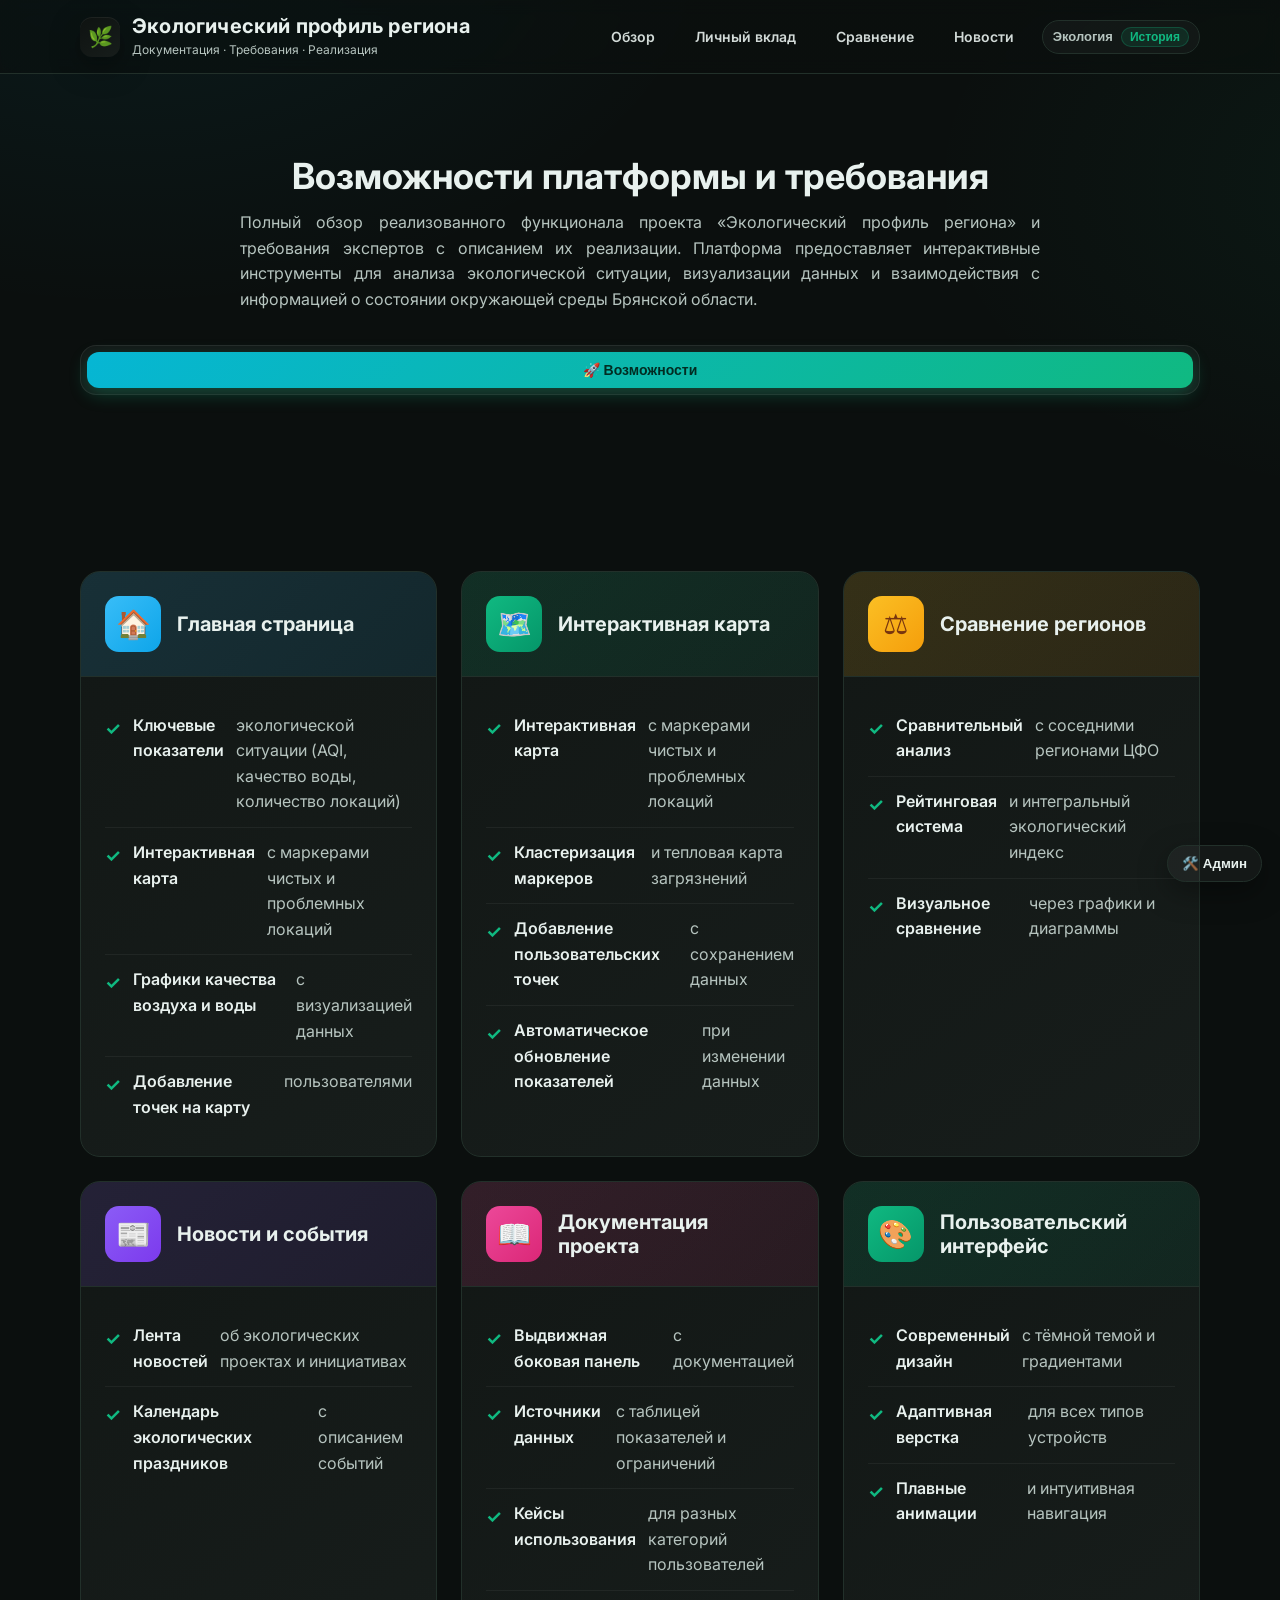
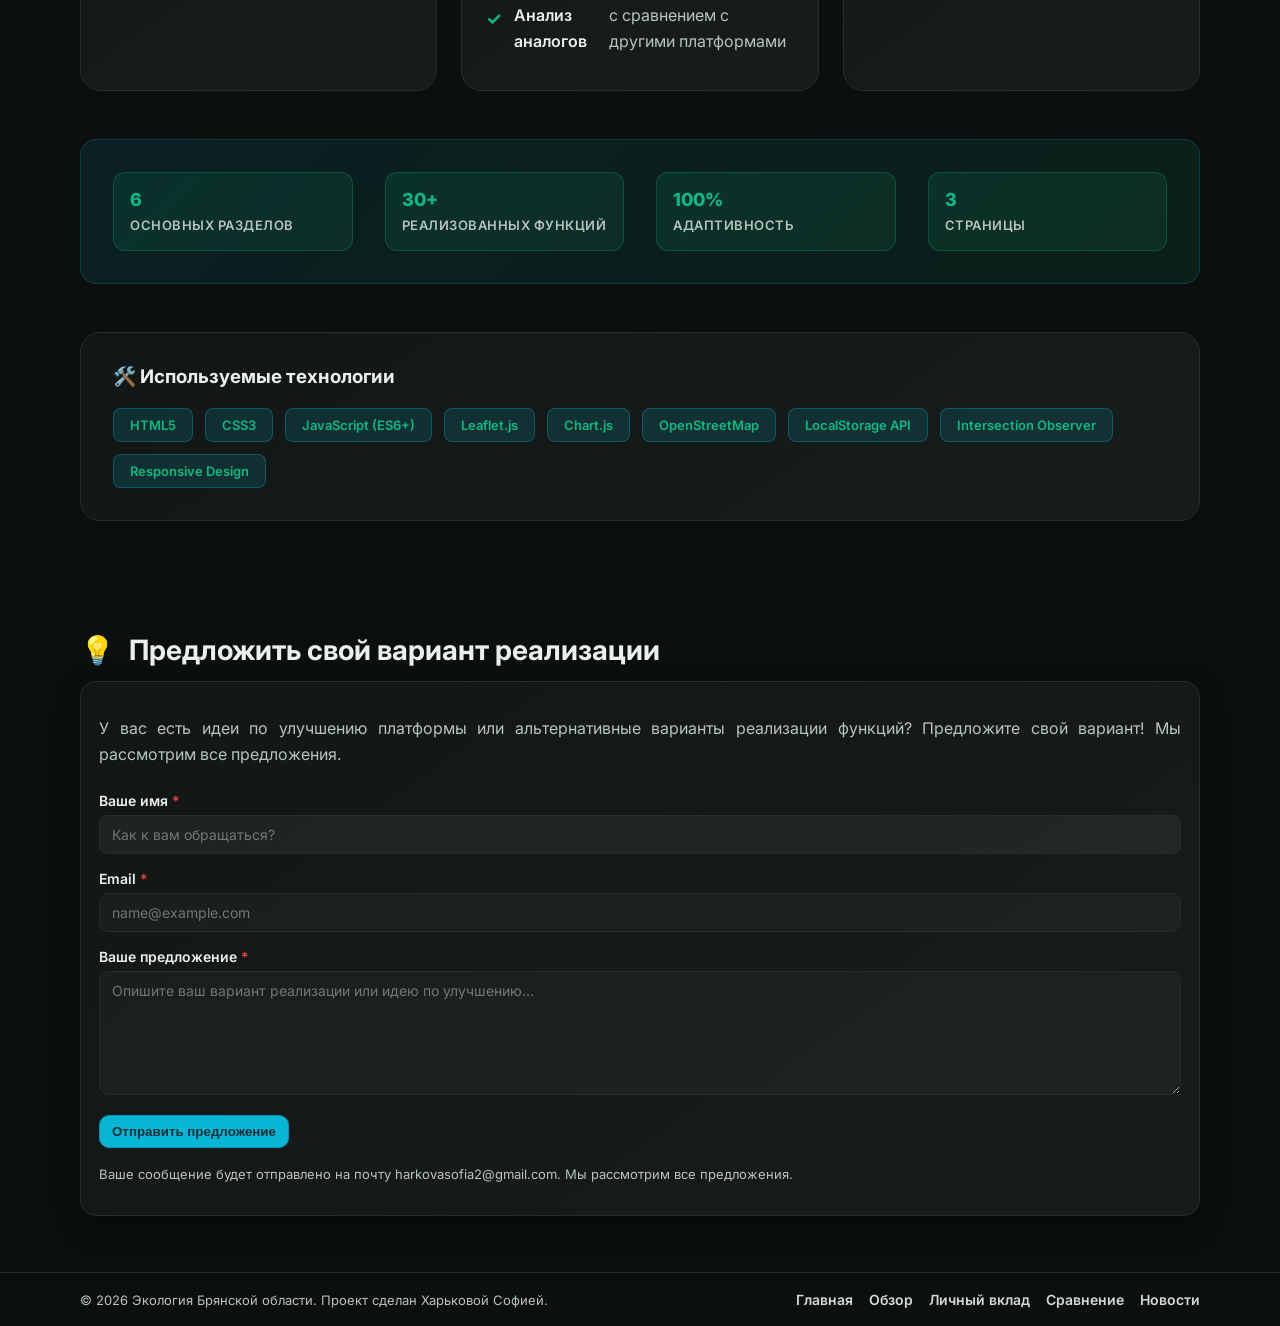
<file: requirements.html>
<!DOCTYPE html>
<html lang="ru">
<head>
    <meta charset="UTF-8" />
    <meta name="viewport" content="width=device-width, initial-scale=1" />
    <title>Возможности и требования — Экология Брянской области</title>
    <meta name="description" content="Реализованный функционал платформы и требования экспертов к проекту «Экологический профиль региона»." />

    <!-- Fonts -->
    <link rel="preconnect" href="https://fonts.googleapis.com">
    <link rel="preconnect" href="https://fonts.gstatic.com" crossorigin>
    <link href="https://fonts.googleapis.com/css2?family=Inter:wght@400;600;700&display=swap" rel="stylesheet">

    <!-- Styles -->
    <link rel="stylesheet" href="assets/css/styles.css" />
    <style>
        .requirements-tabs {
            margin-top: 32px;
            margin-bottom: 32px;
            display: flex;
            flex-wrap: wrap;
            gap: 8px;
            padding: 6px;
            border-radius: 16px;
            background: rgba(255,255,255,0.04);
            border: 1px solid rgba(255,255,255,0.08);
        }

        .requirements-tab-btn {
            border: none;
            background: transparent;
            color: var(--muted);
            font-size: 14px;
            font-weight: 600;
            padding: 10px 20px;
            border-radius: 12px;
            cursor: pointer;
            transition: all 0.2s ease;
            flex: 1;
            min-width: 140px;
        }

        .requirements-tab-btn:hover {
            color: var(--text);
            background: rgba(255,255,255,0.05);
        }

        .requirements-tab-btn.active {
            background: linear-gradient(135deg, var(--primary), var(--accent));
            color: #022c22;
            box-shadow: 0 6px 18px rgba(16,185,129,0.3);
        }

        .requirements-tab-panel {
            display: none;
            opacity: 0;
            transform: translateY(10px);
            transition: opacity 0.4s ease, transform 0.4s ease;
        }

        .requirements-tab-panel.active {
            display: block;
            opacity: 1;
            transform: translateY(0);
            animation: fadeInTab 0.4s ease;
        }

        @keyframes fadeInTab {
            from {
                opacity: 0;
                transform: translateY(10px);
            }
            to {
                opacity: 1;
                transform: translateY(0);
            }
        }

        @keyframes fadeIn {
            from { opacity: 0; transform: translateY(10px); }
            to { opacity: 1; transform: translateY(0); }
        }

        .features-grid {
            display: grid;
            grid-template-columns: repeat(auto-fit, minmax(300px, 1fr));
            gap: 24px;
            margin-top: 32px;
        }

        .feature-card {
            background: linear-gradient(145deg, var(--panel), var(--panel-2));
            border: 1px solid var(--border);
            border-radius: 20px;
            padding: 0;
            overflow: hidden;
            transition: transform 0.3s ease, box-shadow 0.3s ease;
        }

        .feature-card:hover {
            transform: translateY(-4px);
            box-shadow: 0 20px 40px rgba(0,0,0,0.4);
        }

        .feature-header {
            padding: 24px;
            border-bottom: 1px solid var(--border);
            display: flex;
            align-items: center;
            gap: 16px;
        }

        .feature-icon {
            width: 56px;
            height: 56px;
            border-radius: 14px;
            display: flex;
            align-items: center;
            justify-content: center;
            font-size: 28px;
            flex-shrink: 0;
        }

        .feature-title {
            margin: 0;
            font-size: 20px;
            font-weight: 700;
            color: var(--text);
        }

        .feature-body {
            padding: 24px;
        }

        .feature-list {
            list-style: none;
            padding: 0;
            margin: 0;
        }

        .feature-list li {
            padding: 12px 0;
            border-bottom: 1px solid rgba(255,255,255,0.05);
            color: var(--muted);
            line-height: 1.6;
            display: flex;
            align-items: flex-start;
            gap: 12px;
        }

        .feature-list li:last-child {
            border-bottom: none;
        }

        .feature-list li::before {
            content: '✓';
            color: var(--accent);
            font-weight: 700;
            font-size: 18px;
            flex-shrink: 0;
            margin-top: 2px;
        }

        .feature-list li strong {
            color: var(--text);
            font-weight: 600;
        }

        .requirement-item {
            background: linear-gradient(145deg, var(--panel), var(--panel-2));
            border: 1px solid var(--border);
            border-radius: 16px;
            padding: 24px;
            margin-bottom: 20px;
            transition: all 0.3s ease;
        }

        .requirement-item:hover {
            border-color: rgba(6,182,212,0.4);
            box-shadow: 0 8px 24px rgba(0,0,0,0.2);
        }

        .req-number {
            display: inline-block;
            width: 32px;
            height: 32px;
            border-radius: 8px;
            background: linear-gradient(135deg, var(--primary), var(--accent));
            color: #022c22;
            font-weight: 700;
            font-size: 14px;
            display: flex;
            align-items: center;
            justify-content: center;
            margin-right: 12px;
            flex-shrink: 0;
        }

        .req-title {
            font-size: 18px;
            font-weight: 700;
            color: var(--text);
            margin-bottom: 12px;
            display: flex;
            align-items: center;
        }

        .req-label {
            display: inline-block;
            font-size: 11px;
            font-weight: 700;
            text-transform: uppercase;
            letter-spacing: 0.5px;
            padding: 6px 12px;
            border-radius: 8px;
            margin-bottom: 10px;
        }

        .req-label.requirement {
            background: rgba(239,68,68,0.2);
            color: #fca5a5;
            border: 1px solid rgba(239,68,68,0.3);
        }

        .req-label.implementation {
            background: rgba(16,185,129,0.2);
            color: #6ee7b7;
            border: 1px solid rgba(16,185,129,0.3);
        }

        .req-text {
            color: var(--muted);
            line-height: 1.7;
            margin: 12px 0;
            font-size: 14px;
        }

        .req-text strong {
            color: var(--text);
            font-weight: 600;
        }

        .expert-header {
            background: linear-gradient(135deg, rgba(6,182,212,0.1), rgba(16,185,129,0.1));
            border: 1px solid rgba(6,182,212,0.2);
            border-radius: 16px;
            padding: 24px;
            margin-bottom: 32px;
        }

        .expert-header h3 {
            margin: 0 0 8px;
            font-size: 24px;
            color: var(--text);
        }

        .expert-header p {
            margin: 0;
            color: var(--muted);
            font-size: 14px;
        }

        /* Цветовые схемы */
        .card-blue .feature-header {
            background: linear-gradient(135deg, rgba(56,189,248,0.15), rgba(14,165,233,0.1));
        }
        .card-blue .feature-icon {
            background: linear-gradient(135deg, #38bdf8, #0ea5e9);
            color: #0c4a6e;
        }

        .card-green .feature-header {
            background: linear-gradient(135deg, rgba(16,185,129,0.15), rgba(5,150,105,0.1));
        }
        .card-green .feature-icon {
            background: linear-gradient(135deg, #10b981, #059669);
            color: #064e3b;
        }

        .card-yellow .feature-header {
            background: linear-gradient(135deg, rgba(251,191,36,0.15), rgba(245,158,11,0.1));
        }
        .card-yellow .feature-icon {
            background: linear-gradient(135deg, #fbbf24, #f59e0b);
            color: #78350f;
        }

        .card-purple .feature-header {
            background: linear-gradient(135deg, rgba(139,92,246,0.15), rgba(124,58,237,0.1));
        }
        .card-purple .feature-icon {
            background: linear-gradient(135deg, #8b5cf6, #7c3aed);
            color: #4c1d95;
        }

        .card-pink .feature-header {
            background: linear-gradient(135deg, rgba(236,72,153,0.15), rgba(219,39,119,0.1));
        }
        .card-pink .feature-icon {
            background: linear-gradient(135deg, #ec4899, #db2777);
            color: #831843;
        }

        .stats-banner {
            background: linear-gradient(135deg, rgba(6,182,212,0.1), rgba(16,185,129,0.1));
            border: 1px solid rgba(6,182,212,0.2);
            border-radius: 16px;
            padding: 32px;
            margin-top: 48px;
            display: grid;
            grid-template-columns: repeat(auto-fit, minmax(180px, 1fr));
            gap: 32px;
        }

        .stat-item {
            text-align: center;
        }

        .stat-number {
            font-size: 36px;
            font-weight: 700;
            color: var(--accent);
            display: block;
            margin-bottom: 8px;
        }

        .stat-label {
            font-size: 14px;
            color: var(--muted);
            text-transform: uppercase;
            letter-spacing: 0.5px;
        }

        .tech-stack {
            margin-top: 48px;
            padding: 32px;
            background: linear-gradient(145deg, var(--panel), var(--panel-2));
            border: 1px solid var(--border);
            border-radius: 20px;
        }

        .tech-stack h3 {
            margin-top: 0;
            margin-bottom: 20px;
            color: var(--text);
        }

        .tech-items {
            display: flex;
            flex-wrap: wrap;
            gap: 12px;
        }

        .tech-badge {
            padding: 8px 16px;
            background: rgba(6,182,212,0.15);
            border: 1px solid rgba(6,182,212,0.3);
            border-radius: 8px;
            color: var(--accent);
            font-size: 13px;
            font-weight: 600;
        }

        @media (max-width: 768px) {
            .features-grid {
                grid-template-columns: 1fr;
            }
            .requirements-tabs {
                flex-direction: column;
            }
            .requirements-tab-btn {
                width: 100%;
            }
        }
    </style>
</head>
<body>
    <header class="site-header">
        <div class="container header-inner">
            <div class="brand">
                <a href="index.html" class="logo" aria-hidden="true" style="text-decoration: none; display: flex; align-items: center; justify-content: center;">🌿</a>
                <div>
                    <h1>Экологический профиль региона</h1>
                    <p class="tagline">Документация · Требования · Реализация</p>
                </div>
            </div>
            <nav class="nav">
                <a href="overview.html" class="nav-link">Обзор</a>
                <a href="personal.html" class="nav-link">Личный вклад</a>
                <a href="comparison.html" class="nav-link">Сравнение</a>
                <a href="news.html" class="nav-link">Новости</a>
                <button id="modeToggle" class="mode-toggle" type="button" aria-label="Переключить режим">
                    <span id="modeToggleMain">Экология</span>
                    <span id="modeToggleBadge" class="mode-toggle-badge">История</span>
                </button>
            </nav>
        </div>
    </header>

    <main>
        <section class="section hero reveal">
            <div class="container">
                <h2>Возможности платформы и требования</h2>
                <p class="lead">
                    Полный обзор реализованного функционала проекта «Экологический профиль региона» и требования экспертов 
                    с описанием их реализации. Платформа предоставляет интерактивные инструменты для анализа экологической ситуации, 
                    визуализации данных и взаимодействия с информацией о состоянии окружающей среды Брянской области.
                </p>

                <div class="requirements-tabs">
                    <button class="requirements-tab-btn active" data-tab="features">🚀 Возможности</button>
                </div>
            </div>
        </section>

        <!-- Вкладка: Возможности -->
        <section class="section reveal">
            <div class="container">
                <div class="requirements-tab-panel active" id="tab-features">
                    <div class="features-grid">
                        <!-- Главная страница -->
                        <div class="feature-card card-blue">
                            <div class="feature-header">
                                <div class="feature-icon">🏠</div>
                                <h3 class="feature-title">Главная страница</h3>
                            </div>
                            <div class="feature-body">
                                <ul class="feature-list">
                                    <li><strong>Ключевые показатели</strong> экологической ситуации (AQI, качество воды, количество локаций)</li>
                                    <li><strong>Интерактивная карта</strong> с маркерами чистых и проблемных локаций</li>
                                    <li><strong>Графики качества воздуха и воды</strong> с визуализацией данных</li>
                                    <li><strong>Добавление точек на карту</strong> пользователями</li>
                                </ul>
                            </div>
                        </div>

                        <!-- Интерактивная карта -->
                        <div class="feature-card card-green">
                            <div class="feature-header">
                                <div class="feature-icon">🗺️</div>
                                <h3 class="feature-title">Интерактивная карта</h3>
                            </div>
                            <div class="feature-body">
                                <ul class="feature-list">
                                    <li><strong>Интерактивная карта</strong> с маркерами чистых и проблемных локаций</li>
                                    <li><strong>Кластеризация маркеров</strong> и тепловая карта загрязнений</li>
                                    <li><strong>Добавление пользовательских точек</strong> с сохранением данных</li>
                                    <li><strong>Автоматическое обновление показателей</strong> при изменении данных</li>
                                </ul>
                            </div>
                        </div>

                        <!-- Сравнение регионов -->
                        <div class="feature-card card-yellow">
                            <div class="feature-header">
                                <div class="feature-icon">⚖️</div>
                                <h3 class="feature-title">Сравнение регионов</h3>
                            </div>
                            <div class="feature-body">
                                <ul class="feature-list">
                                    <li><strong>Сравнительный анализ</strong> с соседними регионами ЦФО</li>
                                    <li><strong>Рейтинговая система</strong> и интегральный экологический индекс</li>
                                    <li><strong>Визуальное сравнение</strong> через графики и диаграммы</li>
                                </ul>
                            </div>
                        </div>

                        <!-- Новости и события -->
                        <div class="feature-card card-purple">
                            <div class="feature-header">
                                <div class="feature-icon">📰</div>
                                <h3 class="feature-title">Новости и события</h3>
                            </div>
                            <div class="feature-body">
                                <ul class="feature-list">
                                    <li><strong>Лента новостей</strong> об экологических проектах и инициативах</li>
                                    <li><strong>Календарь экологических праздников</strong> с описанием событий</li>
                                </ul>
                            </div>
                        </div>

                        <!-- Документация -->
                        <div class="feature-card card-pink">
                            <div class="feature-header">
                                <div class="feature-icon">📖</div>
                                <h3 class="feature-title">Документация проекта</h3>
                            </div>
                            <div class="feature-body">
                                <ul class="feature-list">
                                    <li><strong>Выдвижная боковая панель</strong> с документацией</li>
                                    <li><strong>Источники данных</strong> с таблицей показателей и ограничений</li>
                                    <li><strong>Кейсы использования</strong> для разных категорий пользователей</li>
                                    <li><strong>Анализ аналогов</strong> с сравнением с другими платформами</li>
                                </ul>
                            </div>
                        </div>

                        <!-- Пользовательский интерфейс -->
                        <div class="feature-card card-green">
                            <div class="feature-header">
                                <div class="feature-icon">🎨</div>
                                <h3 class="feature-title">Пользовательский интерфейс</h3>
                            </div>
                            <div class="feature-body">
                                <ul class="feature-list">
                                    <li><strong>Современный дизайн</strong> с тёмной темой и градиентами</li>
                                    <li><strong>Адаптивная верстка</strong> для всех типов устройств</li>
                                    <li><strong>Плавные анимации</strong> и интуитивная навигация</li>
                                </ul>
                            </div>
                        </div>
                    </div>

                    <div class="stats-banner">
                        <div class="stat-item">
                            <span class="stat-number">6</span>
                            <span class="stat-label">Основных разделов</span>
                        </div>
                        <div class="stat-item">
                            <span class="stat-number">30+</span>
                            <span class="stat-label">Реализованных функций</span>
                        </div>
                        <div class="stat-item">
                            <span class="stat-number">100%</span>
                            <span class="stat-label">Адаптивность</span>
                        </div>
                        <div class="stat-item">
                            <span class="stat-number">3</span>
                            <span class="stat-label">Страницы</span>
                        </div>
                    </div>

                    <div class="tech-stack">
                        <h3>🛠️ Используемые технологии</h3>
                        <div class="tech-items">
                            <span class="tech-badge">HTML5</span>
                            <span class="tech-badge">CSS3</span>
                            <span class="tech-badge">JavaScript (ES6+)</span>
                            <span class="tech-badge">Leaflet.js</span>
                            <span class="tech-badge">Chart.js</span>
                            <span class="tech-badge">OpenStreetMap</span>
                            <span class="tech-badge">LocalStorage API</span>
                            <span class="tech-badge">Intersection Observer</span>
                            <span class="tech-badge">Responsive Design</span>
                        </div>
                    </div>
                </div>

            </div>
        </section>

        <!-- Раздел: Предложить свой вариант -->
        <section id="suggestions" class="section reveal">
            <div class="container">
                <h2><span class="icon icon-idea" aria-hidden="true">💡</span> Предложить свой вариант реализации</h2>
                <div class="card">
                    <p>
                        У вас есть идеи по улучшению платформы или альтернативные варианты реализации функций? 
                        Предложите свой вариант! Мы рассмотрим все предложения.
                    </p>
                    <form id="suggestionForm" style="margin-top: 24px;">
                        <div class="form-group">
                            <label>Ваше имя <span style="color: var(--danger);">*</span></label>
                            <input type="text" class="form-input" id="suggestionName" placeholder="Как к вам обращаться?" required />
                        </div>
                        <div class="form-group">
                            <label>Email <span style="color: var(--danger);">*</span></label>
                            <input type="email" class="form-input" id="suggestionEmail" placeholder="name@example.com" required />
                        </div>
                        <div class="form-group">
                            <label>Ваше предложение <span style="color: var(--danger);">*</span></label>
                            <textarea class="form-input" id="suggestionText" rows="6" placeholder="Опишите ваш вариант реализации или идею по улучшению..." required></textarea>
                        </div>
                        <button type="submit" class="btn">Отправить предложение</button>
                    </form>
                    <p style="margin-top: 16px; font-size: 13px; color: var(--muted);">
                        Ваше сообщение будет отправлено на почту harkovasofia2@gmail.com. Мы рассмотрим все предложения.
                    </p>
                </div>
            </div>
        </section>
    </main>

    <footer class="site-footer">
        <div class="container footer-inner">
            <div>
                © <span id="year"></span> Экология Брянской области. Проект сделан Харьковой Софией.
            </div>
            <nav class="nav">
                <a href="index.html">Главная</a>
                <a href="overview.html">Обзор</a>
                <a href="personal.html">Личный вклад</a>
                <a href="comparison.html">Сравнение</a>
                <a href="news.html">Новости</a>
            </nav>
        </div>
    </footer>

    <!-- Модальное окно калькулятора -->
    <div id="calculatorModal" class="modal">
        <div class="modal-content" style="max-width: 900px; max-height: 90vh; overflow-y: auto;">
            <div class="modal-header" style="background: linear-gradient(135deg, rgba(6,182,212,0.1), rgba(16,185,129,0.1)); border-bottom: 2px solid rgba(16,185,129,0.2);">
                <div style="display: flex; align-items: center; gap: 20px; flex: 1;">
                    <div style="display: flex; align-items: center; justify-content: center; width: 80px; height: 80px; border-radius: 20px; background: linear-gradient(135deg, rgba(6,182,212,0.3), rgba(16,185,129,0.3)); border: 3px solid rgba(16,185,129,0.5); box-shadow: 0 4px 15px rgba(16,185,129,0.3);">
                        <span style="font-size: 48px;">🧮</span>
                    </div>
                    <div style="flex: 1;">
                        <h2 class="calculator-title-gradient" style="margin: 0 0 8px; font-size: 32px;">
                            Экологический калькулятор
                        </h2>
                        <p style="margin: 0 0 4px; color: var(--muted); font-size: 15px; line-height: 1.5;">
                            🌍 Рассчитайте ваш углеродный след и получите персональные рекомендации
                        </p>
                        <p style="margin: 0; color: var(--muted); font-size: 13px; opacity: 0.8;">
                            Узнайте, как ваш образ жизни влияет на окружающую среду
                        </p>
                    </div>
                </div>
                <button class="modal-close" id="btnCloseCalculator" style="margin-left: 20px;">&times;</button>
            </div>
            <div class="modal-body" style="padding: 32px;">
                <div style="text-align: center; margin-bottom: 32px; padding: 20px; background: rgba(16,185,129,0.05); border-radius: 12px; border: 1px solid rgba(16,185,129,0.15);">
                    <p style="margin: 0 0 16px; color: var(--text); font-size: 16px; font-weight: 500;">
                        💡 Заполните данные о вашем образе жизни, чтобы узнать ваш экологический след
                    </p>
                    <div style="display: flex; flex-wrap: wrap; gap: 8px; justify-content: center; margin-top: 12px;">
                        <span style="display: inline-block; padding: 6px 12px; background: rgba(6,182,212,0.15); border-radius: 8px; font-size: 13px; color: var(--primary); border: 1px solid rgba(6,182,212,0.3);">
                            💡 Пример: 500 км/мес на авто
                        </span>
                        <span style="display: inline-block; padding: 6px 12px; background: rgba(16,185,129,0.15); border-radius: 8px; font-size: 13px; color: var(--accent); border: 1px solid rgba(16,185,129,0.3);">
                            ⚡ Среднее: 200 кВт·ч/мес
                        </span>
                        <span style="display: inline-block; padding: 6px 12px; background: rgba(6,182,212,0.15); border-radius: 8px; font-size: 13px; color: var(--primary); border: 1px solid rgba(6,182,212,0.3);">
                            🏠 Газ: 50-100 м³/мес
                        </span>
                    </div>
                </div>
                <div class="grid-2" style="margin-top: 24px;">
                    <div>
                        <h3 style="display: flex; align-items: center; gap: 8px; margin-bottom: 20px;">
                            <span style="font-size: 24px;">🚗</span>
                            <span>Транспорт</span>
                        </h3>
                        <div class="form-group">
                            <label>Поездки на автомобиле (км/месяц)</label>
                            <input type="number" id="calcCar" class="form-input" value="0" min="0" placeholder="Например: 500" />
                            <small style="display: block; margin-top: 4px; color: var(--muted); font-size: 12px;">💡 Средний показатель: 300-800 км/месяц</small>
                        </div>
                        <div class="form-group">
                            <label>Поездки на общественном транспорте (км/месяц)</label>
                            <input type="number" id="calcPublic" class="form-input" value="0" min="0" placeholder="Например: 200" />
                            <small style="display: block; margin-top: 4px; color: var(--muted); font-size: 12px;">🚌 Автобус, трамвай, метро</small>
                        </div>
                        <div class="form-group">
                            <label>Перелёты (часов/год)</label>
                            <input type="number" id="calcFlights" class="form-input" value="0" min="0" placeholder="Например: 10" />
                            <small style="display: block; margin-top: 4px; color: var(--muted); font-size: 12px;">✈️ Один перелёт ≈ 2-3 часа</small>
                        </div>
                    </div>
                    <div>
                        <h3 style="display: flex; align-items: center; gap: 8px; margin-bottom: 20px;">
                            <span style="font-size: 24px;">⚡</span>
                            <span>Энергия и отходы</span>
                        </h3>
                        <div class="form-group">
                            <label>Потребление электроэнергии (кВт·ч/месяц)</label>
                            <input type="number" id="calcEnergy" class="form-input" value="0" min="0" placeholder="Например: 200" />
                            <small style="display: block; margin-top: 4px; color: var(--muted); font-size: 12px;">⚡ Среднее для квартиры: 150-300 кВт·ч/мес</small>
                        </div>
                        <div class="form-group">
                            <label>Потребление газа (м³/месяц)</label>
                            <input type="number" id="calcGas" class="form-input" value="0" min="0" placeholder="Например: 80" />
                            <small style="display: block; margin-top: 4px; color: var(--muted); font-size: 12px;">🏠 Среднее: 50-150 м³/месяц (отопление, готовка)</small>
                        </div>
                        <div class="form-group">
                            <label>Отходы (кг/месяц)</label>
                            <input type="number" id="calcWaste" class="form-input" value="0" min="0" placeholder="Например: 30" />
                            <small style="display: block; margin-top: 4px; color: var(--muted); font-size: 12px;">♻️ Среднее: 20-40 кг/месяц на человека</small>
                        </div>
                    </div>
                </div>
                <div style="text-align: center; margin-top: 40px;">
                    <button id="btnCalculate" class="btn" style="padding: 16px 40px; font-size: 16px; font-weight: 700; background: linear-gradient(135deg, var(--primary), var(--accent)); border: none; box-shadow: 0 6px 20px rgba(16,185,129,0.4); transition: all 0.3s ease;">
                        <span style="margin-right: 10px; font-size: 20px;">🧮</span>
                        Рассчитать углеродный след
                    </button>
                </div>
                <div id="calcResult" style="margin-top: 40px; display: none; animation: fadeInUp 0.5s ease;">
                    <div class="card" style="background: linear-gradient(135deg, rgba(16,185,129,0.18), rgba(6,182,212,0.18)); border: 2px solid rgba(16,185,129,0.5); padding: 32px; box-shadow: 0 8px 30px rgba(16,185,129,0.2);">
                        <div style="text-align: center; margin-bottom: 24px;">
                            <div style="font-size: 64px; margin-bottom: 16px;">🌍</div>
                            <h3 style="margin: 0 0 12px; font-size: 24px;">Ваш углеродный след</h3>
                            <div style="font-size: 42px; font-weight: 800; color: var(--accent); margin: 20px 0; text-shadow: 0 2px 10px rgba(16,185,129,0.3);">
                                <span id="calcTotal"></span> <span style="font-size: 20px; color: var(--muted); font-weight: 600;">тонн CO₂/год</span>
                            </div>
                        </div>
                        <div id="calcRecommendations" style="margin-top: 24px;"></div>
                    </div>
                </div>
            </div>
        </div>
    </div>

    <script src="assets/js/features.js"></script>
    <script src="assets/js/app.js"></script>
    <script>
        document.getElementById('year').textContent = new Date().getFullYear();

        // Постоянная кнопка «История / Экология» на всех вкладках
        (function initGlobalModeToggle() {
            const MODE_KEY = 'bryanskEcoMode'
            const btn = document.getElementById('modeToggle')
            const main = document.getElementById('modeToggleMain')
            const badge = document.getElementById('modeToggleBadge')
            if (!btn || !main || !badge) return

            function apply(mode) {
                const isHistory = mode === 'history'
                document.body.classList.toggle('mode-history', isHistory)
                document.body.classList.toggle('mode-eco', !isHistory)
                if (isHistory) {
                    main.textContent = 'История'
                    badge.textContent = 'Экология'
                } else {
                    main.textContent = 'Экология'
                    badge.textContent = 'История'
                }
            }

            let mode = 'eco'
            try {
                const saved = localStorage.getItem(MODE_KEY)
                if (saved === 'history' || saved === 'eco') mode = saved
            } catch (e) {}
            apply(mode)

            btn.addEventListener('click', () => {
                const currentIsHistory = document.body.classList.contains('mode-history')
                const nextMode = currentIsHistory ? 'eco' : 'history'
                try { localStorage.setItem(MODE_KEY, nextMode) } catch (e) {}
                apply(nextMode)
                const hash = nextMode === 'history' ? '#history-knowledge' : ''
                window.location.href = 'index.html' + hash
            })

            window.addEventListener('storage', (e) => {
                if (e.key !== MODE_KEY || !e.newValue) return
                if (e.newValue === 'history' || e.newValue === 'eco') apply(e.newValue)
            })
        })()

        // Система вкладок с плавными переходами
        function initRequirementsTabs() {
            const tabs = document.querySelectorAll('.requirements-tab-btn');
            const panels = document.querySelectorAll('.requirements-tab-panel');
            const TAB_KEY = 'bryanskRequirementsActiveTab';

            function activate(target) {
                const targetPanel = document.getElementById('tab-' + target);
                if (!targetPanel) return;

                panels.forEach(p => {
                    if (p.classList.contains('active')) {
                        p.style.opacity = '0';
                        p.style.transform = 'translateY(10px)';
                        setTimeout(() => {
                            p.classList.remove('active');
                        }, 200);
                    }
                });

                tabs.forEach(t => t.classList.remove('active'));
                const btn = document.querySelector('.requirements-tab-btn[data-tab="' + target + '"]');
                if (btn) btn.classList.add('active');

                setTimeout(() => {
                    targetPanel.classList.add('active');
                    setTimeout(() => {
                        targetPanel.style.opacity = '1';
                        targetPanel.style.transform = 'translateY(0)';
                    }, 10);
                }, 200);
            }

            let initialTab = null
            try { initialTab = localStorage.getItem(TAB_KEY) } catch (e) {}
            if (!initialTab) {
                const currentActivePanel = document.querySelector('.requirements-tab-panel.active');
                if (currentActivePanel && currentActivePanel.id) initialTab = currentActivePanel.id.replace('tab-', '');
            }
            if (initialTab) activate(initialTab);

            tabs.forEach(tab => {
                tab.addEventListener('click', () => {
                    const targetTab = tab.getAttribute('data-tab');
                    activate(targetTab);
                    try { localStorage.setItem(TAB_KEY, targetTab) } catch (e) {}
                });
            });

            window.addEventListener('storage', (e) => {
                if (e.key !== TAB_KEY || !e.newValue) return;
                activate(e.newValue);
            });
        }

        // Инициализация вкладок при загрузке страницы
        initRequirementsTabs();

        // Обработка формы предложений с отправкой на email
        const suggestionForm = document.getElementById('suggestionForm');
        if (suggestionForm) {
            suggestionForm.addEventListener('submit', function(e) {
                e.preventDefault();
                
                const name = document.getElementById('suggestionName').value;
                const email = document.getElementById('suggestionEmail').value;
                const text = document.getElementById('suggestionText').value;
                
                // Формируем mailto ссылку для отправки на email
                const subject = encodeURIComponent('Обратная связь с сайта Экология Брянской области');
                const body = encodeURIComponent(`Имя: ${name}\nEmail: ${email}\n\nСообщение:\n${text}`);
                const mailtoLink = `mailto:harkovasofia2@gmail.com?subject=${subject}&body=${body}`;
                
                // Открываем почтовый клиент
                window.location.href = mailtoLink;
                
                // Также сохраняем в localStorage как резервный вариант
                const suggestions = JSON.parse(localStorage.getItem('suggestions') || '[]');
                suggestions.push({
                    name: name,
                    email: email,
                    text: text,
                    date: new Date().toISOString()
                });
                localStorage.setItem('suggestions', JSON.stringify(suggestions));
                
                // Очистка формы
                setTimeout(() => {
                    suggestionForm.reset();
                    alert('Спасибо! Откроется окно вашего почтового клиента для отправки сообщения на harkovasofia2@gmail.com. Если окно не открылось, скопируйте адрес: harkovasofia2@gmail.com');
                }, 500);
            });
        }

        // Scroll reveal
        const observer = new IntersectionObserver((entries) => {
            entries.forEach((e) => {
                if (e.isIntersecting) e.target.classList.add('visible');
            });
        }, { threshold: 0.15 });
        document.querySelectorAll('.reveal').forEach((el) => observer.observe(el));
    </script>
</body>
</html>
</file>
<file: assets/css/styles.css>
:root {
  --bg: #0b0f0e;
  --panel: #121715;
  --panel-2: #171d1b;
  --text: #e8f1ee;
  --muted: #b6c4bf;
  --primary: #06b6d4;
  --primary-2: #0891b2;
  --accent: #10b981;
  --danger: #ef4444;
  --warning: #f59e0b;
  --border: #22302a;
  --shadow: 0 10px 30px rgba(0,0,0,0.35);
}

* { box-sizing: border-box; }
html, body { height: 100%; }
body {
  margin: 0;
  font-family: 'Inter', system-ui, -apple-system, Segoe UI, Roboto, Arial, sans-serif;
  color: var(--text);
  background: radial-gradient(1200px 800px at 10% -10%, rgba(6,182,212,0.08), transparent 50%),
              radial-gradient(1200px 800px at 110% 20%, rgba(16,185,129,0.06), transparent 40%),
              var(--bg);
  background-attachment: fixed;
  transition: background-color .3s ease, color .3s ease;
}

/* мягкое парящее свечение вверху */
body::before {
  content: '';
  position: fixed; inset: -20% -20% auto -20%; height: 40vh;
  background: radial-gradient(600px 200px at 20% 10%, rgba(6,182,212,0.08), transparent 60%),
              radial-gradient(600px 200px at 80% 20%, rgba(16,185,129,0.06), transparent 60%);
  pointer-events: none; z-index: 0;
}

.container {
  width: min(1120px, 92%);
  margin: 0 auto;
}

.site-header {
  position: sticky;
  top: 0;
  z-index: 50;
  backdrop-filter: saturate(140%) blur(8px);
  background: linear-gradient(0deg, color-mix(in oklab, var(--bg), transparent 35%), color-mix(in oklab, var(--bg), transparent 35%));
  border-bottom: 1px solid var(--border);
}
.header-inner {
  display: flex;
  align-items: center;
  justify-content: space-between;
  padding: 14px 0;
}
.brand { display: flex; gap: 12px; align-items: center; }
.brand h1 { font-size: 20px; margin: 0 0 2px; letter-spacing: 0.2px; white-space: nowrap; }
.tagline { margin: 0; color: var(--muted); font-size: 12px; white-space: nowrap; }
.logo {
  width: 40px; height: 40px; border-radius: 12px;
  display: grid; place-items: center; font-size: 20px;
  background: linear-gradient(145deg, color-mix(in oklab, var(--panel) 90%, #000), var(--panel-2));
  box-shadow: inset 0 1px 0 rgba(255,255,255,0.06), var(--shadow);
}
.nav { display: flex; gap: 16px; align-items: center; }
.nav a { color: var(--text); text-decoration: none; font-weight: 600; font-size: 14px; opacity: 0.9; transition: all 0.2s ease; }
.nav a:hover { opacity: 1; color: var(--accent); }
.nav .cta { color: #052e16; background: var(--accent); padding: 8px 12px; border-radius: 10px; }

/* Стили для навигационных ссылок */
.nav-link {
  position: relative;
  padding: 8px 12px;
  border-radius: 8px;
  transition: all 0.2s ease;
}

.nav-link:hover {
  background: rgba(255,255,255,0.05);
}

.nav-link.active {
  color: var(--accent);
  background: rgba(16,185,129,0.1);
  opacity: 1;
}

/* Подсветка текущей вкладки по aria-current */
.nav a[aria-current="page"],
.nav-link[aria-current="page"] {
  color: var(--accent);
  background: rgba(16,185,129,0.16);
  border-radius: 8px;
  opacity: 1;
}

.nav-icon {
  display: inline-block;
  margin-right: 6px;
  font-size: 16px;
}

.calculator-link {
  display: inline-flex;
  align-items: center;
  gap: 6px;
  background: linear-gradient(135deg, rgba(6,182,212,0.15), rgba(16,185,129,0.15));
  border: 1px solid rgba(16,185,129,0.2);
  padding: 8px 12px;
  border-radius: 8px;
}

.calculator-link span:last-child {
  background: linear-gradient(135deg, #06b6d4, #10b981, #06b6d4);
  background-size: 200% 200%;
  -webkit-background-clip: text;
  -webkit-text-fill-color: transparent;
  background-clip: text;
  animation: gradient-shift 3s ease infinite;
  font-weight: 700;
}

.calculator-link:hover {
  background: linear-gradient(135deg, rgba(6,182,212,0.25), rgba(16,185,129,0.25));
  border-color: rgba(16,185,129,0.4);
  transform: translateY(-1px);
  opacity: 1;
}

.calculator-link:hover span:last-child {
  background: linear-gradient(135deg, #06b6d4, #10b981, #0891b2, #10b981, #06b6d4);
  background-size: 200% 200%;
  animation: gradient-shift 2s ease infinite;
}

.section { padding: 56px 0; }
.hero { padding-top: 72px; }

.grid-2 { display: grid; grid-template-columns: 1.2fr 1fr; gap: 24px; }
@media (max-width: 860px) { .grid-2 { grid-template-columns: 1fr; } }

h2 { margin: 0 0 14px; font-size: 28px; }
p { color: var(--muted); line-height: 1.6; }

/* базовое выравнивание основного текста по ширине для читабельности */
.section p,
.news-card p,
.event-description {
  text-align: justify;
  text-align-last: left;
}

.highlights { list-style: none; padding: 0; margin: 18px 0 0; }
.highlights li { padding-left: 20px; position: relative; margin: 8px 0; }
.highlights li::before {
  content: ''; width: 8px; height: 8px; border-radius: 50%;
  background: var(--accent); position: absolute; left: 0; top: 9px;
}

.card {
  background: linear-gradient(145deg, var(--panel), var(--panel-2));
  border: 1px solid var(--border);
  border-radius: 16px;
  padding: 18px;
  box-shadow: var(--shadow);
  transform: translateY(0); transition: transform .25s ease, box-shadow .25s ease, border-color .25s ease;
}
.card:hover { transform: translateY(-3px); box-shadow: 0 12px 34px rgba(0,0,0,0.45); border-color: #2a3b34; }

.card-link {
  display: block;
  text-decoration: none;
  color: inherit;
  transition: transform 0.25s ease, box-shadow 0.25s ease, border-color 0.25s ease;
}
.card-link:hover { color: var(--text); border-color: var(--accent); }

/* Кнопка «На главную» */
.btn-back {
  display: inline-flex;
  align-items: center;
  gap: 8px;
  padding: 10px 18px;
  margin-bottom: 20px;
  background: rgba(255,255,255,0.06);
  border: 1px solid var(--border);
  border-radius: 10px;
  color: var(--muted);
  text-decoration: none;
  font-weight: 600;
  font-size: 14px;
  transition: all 0.2s ease;
}
.btn-back:hover {
  background: rgba(16,185,129,0.12);
  border-color: var(--accent);
  color: var(--accent);
}

.btn { position: relative; overflow: hidden; }
.btn::after { content:''; position:absolute; inset:0; background: radial-gradient(180px 60px at var(--x, 50%) var(--y, 50%), rgba(255,255,255,0.08), transparent 40%); opacity:0; transition: opacity .2s; }
.btn:hover::after { opacity:1; }

/* карта с неоновой окантовкой при наведении */
.map { position: relative; }
.map:hover { box-shadow: 0 0 0 1px #2a3b34, 0 10px 28px rgba(0,0,0,0.4); }

/* эффекты появления */
.reveal { opacity: 0; transform: translateY(14px); transition: opacity .6s ease, transform .6s ease; }
.reveal.visible { opacity: 1; transform: translateY(0); }

/* счётчики KPI — крупнее и с лёгкой анимацией */
.kpi-value { font-size: 28px; font-weight: 800; letter-spacing: 0.2px; }

.kpi { height: 100%; }
.kpi-grid { display: grid; grid-template-columns: repeat(2, 1fr); gap: 14px; }
.kpi-item { background: rgba(255,255,255,0.02); border: 1px solid var(--border); border-radius: 12px; padding: 14px; }
.kpi-value { font-size: 26px; font-weight: 700; }
.kpi-label { color: var(--muted); font-size: 12px; }

/* Индикатор воздуха на главной */
.home-air-indicator {
  display: flex;
  flex-wrap: wrap;
  gap: 20px;
  align-items: center;
  justify-content: space-between;
  padding: 20px;
  border-radius: 16px;
  background: radial-gradient(circle at top left, rgba(6,182,212,0.12), transparent 55%),
              radial-gradient(circle at bottom right, rgba(16,185,129,0.12), transparent 55%),
              linear-gradient(145deg, var(--panel), var(--panel-2));
  border: 1px solid var(--border);
}
.home-air-indicator-main {
  min-width: 220px;
}
.home-air-indicator-label {
  font-size: 13px;
  text-transform: uppercase;
  letter-spacing: 0.08em;
  color: var(--muted);
  margin-bottom: 6px;
}
.home-air-indicator-value {
  font-size: 40px;
  font-weight: 800;
  line-height: 1;
  margin-bottom: 4px;
}
.home-air-indicator-status {
  font-size: 14px;
  font-weight: 600;
}
.home-air-indicator-scale {
  flex: 1;
  min-width: 220px;
}
.home-air-indicator-bar {
  position: relative;
  width: 100%;
  height: 14px;
  border-radius: 999px;
  background: linear-gradient(90deg, #22c55e, #eab308, #ef4444);
  overflow: hidden;
}
.home-air-indicator-fill {
  position: absolute;
  top: -1px;
  bottom: -1px;
  width: 6px;
  border-radius: 999px;
  background: #f9fafb;
  box-shadow: 0 0 0 4px rgba(15,23,42,0.8), 0 0 14px rgba(248,250,252,0.9);
  transition: left 0.6s ease, background-color 0.3s ease;
}
.home-air-indicator-legend {
  display: flex;
  justify-content: space-between;
  margin-top: 6px;
  font-size: 11px;
  color: var(--muted);
}

.map { height: 460px; border-radius: 16px; overflow: hidden; border: 1px solid var(--border); box-shadow: var(--shadow); }

.filters { margin-top: 14px; }
.filters-row { display: flex; gap: 18px; align-items: center; }
.filters label { color: var(--muted); font-size: 14px; display: flex; gap: 8px; align-items: center; }
.btn { background: var(--primary); color: #082f35; border: 1px solid #0891b2; padding: 8px 12px; border-radius: 10px; font-weight: 700; cursor: pointer; }
.btn:hover { background: var(--primary-2); }
.btn-secondary { background: #223e33; color: var(--text); border: 1px solid var(--border); }
.muted { color: var(--muted); font-size: 13px; }
/* Кнопка переключения режима «История / Экология» (общая для всех страниц) */
.mode-toggle {
  border: 1px solid var(--border);
  background: rgba(255, 255, 255, 0.03);
  color: var(--muted);
  border-radius: 999px;
  padding: 6px 10px;
  cursor: pointer;
  display: inline-flex;
  align-items: center;
  gap: 8px;
  transition: all 0.2s ease;
  font-weight: 700;
  font-size: 13px;
}
.mode-toggle:hover {
  background: rgba(255, 255, 255, 0.06);
  color: var(--text);
  border-color: var(--accent);
}
.mode-toggle-badge {
  padding: 2px 8px;
  border-radius: 999px;
  background: rgba(16, 185, 129, 0.12);
  border: 1px solid rgba(16, 185, 129, 0.25);
  color: var(--accent);
  font-size: 12px;
  font-weight: 800;
}
body.mode-history .mode-toggle-badge {
  background: rgba(245, 158, 11, 0.12);
  border-color: rgba(245, 158, 11, 0.25);
  color: #fde68a;
}

/* Админ-панель (глобальная) */
.global-admin-fab {
  position: fixed;
  right: 18px;
  bottom: 18px;
  z-index: 1400;
  border-radius: 999px;
  padding: 10px 14px;
  font-weight: 900;
  border: 1px solid var(--border);
  background: rgba(255, 255, 255, 0.04);
  color: var(--text);
  cursor: pointer;
  box-shadow: var(--shadow);
}
.global-admin-overlay {
  position: fixed;
  inset: 0;
  background: rgba(0,0,0,0.58);
  z-index: 1500;
  opacity: 0;
  pointer-events: none;
  transition: opacity 0.25s ease;
}
.global-admin-overlay.open {
  opacity: 1;
  pointer-events: auto;
}
.global-admin-modal {
  position: fixed;
  right: 12px;
  top: 12px;
  bottom: 12px;
  width: min(860px, calc(100vw - 24px));
  background: #0f1412;
  border: 1px solid var(--border);
  border-radius: 18px;
  box-shadow: 0 30px 120px rgba(0,0,0,0.6);
  transform: translateY(-6px);
  opacity: 0;
  transition: opacity 0.25s ease, transform 0.25s ease;
  overflow: hidden;
}
.global-admin-overlay.open .global-admin-modal {
  opacity: 1;
  transform: translateY(0);
}
.global-admin-header {
  display: flex;
  align-items: flex-start;
  justify-content: space-between;
  padding: 16px 16px 12px;
  border-bottom: 1px solid var(--border);
  background: linear-gradient(135deg, rgba(16,185,129,0.10), rgba(6,182,212,0.06));
}
.global-admin-header h3 {
  margin: 0;
  font-size: 18px;
  font-weight: 1000;
}
.global-admin-header p {
  margin: 6px 0 0;
  font-size: 13px;
  color: var(--muted);
}
.global-admin-close {
  border: 1px solid var(--border);
  background: rgba(255,255,255,0.04);
  color: var(--text);
  border-radius: 12px;
  padding: 8px 10px;
  cursor: pointer;
  font-size: 18px;
  line-height: 1;
}
.global-admin-body {
  padding: 14px 16px 16px;
  height: calc(100% - 72px);
  overflow: auto;
}
.global-admin-tabs {
  display: flex;
  flex-wrap: wrap;
  gap: 8px;
  margin-bottom: 14px;
}
.global-admin-tab-btn {
  padding: 10px 14px;
  border: 1px solid rgba(255,255,255,0.07);
  background: rgba(255,255,255,0.02);
  color: var(--muted);
  border-radius: 12px;
  cursor: pointer;
  font-weight: 900;
}
.global-admin-tab-btn.active {
  color: var(--accent);
  border-color: rgba(16,185,129,0.35);
  background: rgba(16,185,129,0.12);
}
.global-admin-tab-panel { display: none; }
.global-admin-tab-panel.active { display: block; }
.global-admin-kv {
  display: grid;
  grid-template-columns: 1fr auto;
  gap: 10px 14px;
  align-items: center;
}
.global-admin-kv label { margin: 0; font-weight: 700; color: var(--text); font-size: 14px; }
.global-admin-divider { height: 1px; background: var(--border); margin: 14px 0; }
.import-grid { display: grid; grid-template-columns: 1fr 1fr; gap: 14px; }
@media (max-width: 720px) { .import-grid { grid-template-columns: 1fr; } }
.status-line { color: var(--muted); font-size: 13px; margin-top: 6px; }
.text-input { width: 100%; min-height: 110px; border-radius: 10px; border: 1px solid var(--border); background: #0f1412; color: var(--text); padding: 10px; font-family: inherit; }
.input { width: 220px; border-radius: 10px; border: 1px solid var(--border); background: #0f1412; color: var(--text); padding: 8px 10px; }
.hr { border: none; border-top: 1px solid var(--border); margin: 14px 0; }

.pollution-list { margin: 0; padding: 0; list-style: none; display: grid; gap: 10px; }
.pollution-list li { display: grid; grid-template-columns: 1fr auto; gap: 12px; align-items: center; padding: 10px 12px; border: 1px solid var(--border); border-radius: 12px; }
.badge { padding: 4px 8px; border-radius: 10px; font-size: 12px; font-weight: 700; }
.badge.bad { background: rgba(239,68,68,0.15); color: #fecaca; border: 1px solid rgba(239,68,68,0.35); }
.badge.warn { background: rgba(245,158,11,0.12); color: #fde68a; border: 1px solid rgba(245,158,11,0.35); }
.badge.good { background: rgba(6,182,212,0.12); color: #a5f3fc; border: 1px solid rgba(6,182,212,0.35); }

.emitters-list { margin: 0; padding: 0; list-style: none; display: grid; gap: 10px; }
.emitters-list li { display: grid; grid-template-columns: 1fr auto; gap: 12px; align-items: center; padding: 10px 12px; border: 1px solid var(--border); border-radius: 12px; }
.chip { padding: 4px 10px; border-radius: 999px; border: 1px solid var(--border); background: rgba(255,255,255,0.04); font-weight: 700; }

.site-footer { border-top: 1px solid var(--border); padding: 0; background: #0b0f0e; }
.footer-inner { display: flex; align-items: center; justify-content: space-between; gap: 16px; color: var(--muted); font-size: 13px; padding: 18px 0; }
@media (max-width: 720px) { .footer-inner { flex-direction: column; align-items: flex-start; } }

/* Leaflet adjustments for dark theme */
.leaflet-control-layers-expanded { background: #121715 !important; color: var(--text); border: 1px solid var(--border) !important; }
.leaflet-bar a { background: var(--panel) !important; border-bottom: 1px solid var(--border) !important; color: var(--text) !important; }
.leaflet-popup-content-wrapper, .leaflet-popup-tip {
  background: var(--panel); color: var(--text); border: 1px solid var(--border);
}

/* иконки и их анимации */
.icon { display: inline-block; margin-right: 8px; filter: drop-shadow(0 2px 4px rgba(0,0,0,0.15)); }
.icon-leaf { animation: float 4s ease-in-out infinite; }
.icon-wind { animation: sway 3s ease-in-out infinite; }
.icon-water { animation: drip 2.8s ease-in-out infinite; }
.icon-alert { animation: pulse 2.2s ease-in-out infinite; }
.icon-map { animation: bob 3.6s ease-in-out infinite; }
.icon-idea { animation: glow 2.8s ease-in-out infinite; }

@keyframes float { 0%{ transform: translateY(0)} 50%{ transform: translateY(-3px)} 100%{ transform: translateY(0)} }
@keyframes sway { 0%{ transform: rotate(0)} 50%{ transform: rotate(-8deg)} 100%{ transform: rotate(0)} }
@keyframes drip { 0%{ transform: translateY(0)} 50%{ transform: translateY(3px)} 100%{ transform: translateY(0)} }
@keyframes pulse { 0%,100%{ filter: drop-shadow(0 0 0 rgba(239,68,68,0)); } 50%{ filter: drop-shadow(0 0 8px rgba(239,68,68,0.6)); } }
@keyframes bob { 0%{ transform: translateY(0)} 50%{ transform: translateY(-2px)} 100%{ transform: translateY(0)} }
@keyframes glow { 0%,100%{ filter: drop-shadow(0 0 0 rgba(255,255,255,0)); } 50%{ filter: drop-shadow(0 0 8px rgba(255,255,255,0.5)); } }

/* Метки приёма вторсырья и проблемных/чистых зон — неподвижные (без анимации) */
#mapContainer .leaflet-marker-icon,
#mapContainer .leaflet-interactive.marker-green-point,
#mapContainer .marker-green-point path {
  animation: none;
}

/* Анимация переливающегося градиента */
@keyframes gradient-shift {
  0% {
    background-position: 0% 50%;
  }
  50% {
    background-position: 100% 50%;
  }
  100% {
    background-position: 0% 50%;
  }
}

.calculator-title-gradient {
  background: linear-gradient(
    90deg,
    #06b6d4,
    #10b981,
    #06b6d4,
    #0891b2,
    #10b981,
    #06b6d4
  );
  background-size: 300% 300%;
  -webkit-background-clip: text;
  -webkit-text-fill-color: transparent;
  background-clip: text;
  animation: gradient-shift 4s ease infinite;
  font-weight: 700;
}

/* Модальное окно */
.modal {
  display: none;
  position: fixed;
  z-index: 1000;
  left: 0;
  top: 0;
  width: 100%;
  height: 100%;
  background: rgba(0, 0, 0, 0.75);
  backdrop-filter: blur(4px);
  animation: fadeIn 0.2s ease;
}

.modal.show {
  display: flex;
  align-items: center;
  justify-content: center;
}

.modal-content {
  background: linear-gradient(145deg, var(--panel), var(--panel-2));
  border: 1px solid var(--border);
  border-radius: 16px;
  padding: 0;
  max-width: 480px;
  width: 90%;
  max-height: 90vh;
  overflow-y: auto;
  box-shadow: 0 20px 60px rgba(0, 0, 0, 0.5);
  animation: slideUp 0.3s ease;
  margin: 20px;
}

@media (max-width: 520px) {
  .modal-content {
    width: calc(100% - 40px);
    max-width: none;
    margin: 20px;
  }
}

.modal-header {
  display: flex;
  justify-content: space-between;
  align-items: center;
  padding: 20px 24px;
  border-bottom: 1px solid var(--border);
}

.modal-header h3 {
  margin: 0;
  font-size: 20px;
}

.modal-close {
  background: none;
  border: none;
  color: var(--muted);
  font-size: 28px;
  cursor: pointer;
  padding: 0;
  width: 32px;
  height: 32px;
  display: flex;
  align-items: center;
  justify-content: center;
  border-radius: 8px;
  transition: all 0.2s ease;
}

.modal-close:hover {
  background: rgba(255, 255, 255, 0.08);
  color: var(--text);
}

.modal-body {
  padding: 24px;
}

.form-group {
  margin-bottom: 18px;
}

.form-group label {
  display: block;
  color: var(--text);
  font-weight: 600;
  font-size: 14px;
  margin-bottom: 8px;
}

.form-input {
  width: 100%;
  padding: 10px 12px;
  border-radius: 10px;
  border: 1px solid var(--border);
  background: rgba(255, 255, 255, 0.03);
  color: var(--text);
  font-family: inherit;
  font-size: 14px;
  transition: all 0.2s ease;
}

.form-input:focus {
  outline: none;
  border-color: var(--primary);
  background: rgba(255, 255, 255, 0.05);
  box-shadow: 0 0 0 3px rgba(6, 182, 212, 0.1);
}

select.form-input {
  cursor: pointer;
}
textarea.form-input {
  resize: vertical;
  min-height: 100px;
  font-family: inherit;
}

.modal-footer {
  display: flex;
  gap: 12px;
  justify-content: flex-end;
  margin-top: 24px;
  padding-top: 20px;
  border-top: 1px solid var(--border);
}

/* Выдвижная панель тестов */
.tests-trigger-card {
  transition: transform 0.25s ease, box-shadow 0.25s ease;
}
.tests-trigger-card:hover {
  transform: translateY(-2px);
}

.tests-drawer-overlay {
  position: fixed;
  inset: 0;
  background: rgba(0, 0, 0, 0.5);
  opacity: 0;
  visibility: hidden;
  transition: opacity 0.35s ease, visibility 0.35s ease;
  z-index: 1000;
}
.tests-drawer-overlay.open {
  opacity: 1;
  visibility: visible;
}

.tests-drawer-panel {
  position: fixed;
  top: 0;
  right: 0;
  bottom: 0;
  width: min(420px, 92vw);
  max-width: 100%;
  background: linear-gradient(180deg, var(--panel), var(--panel-2));
  border-left: 1px solid var(--border);
  box-shadow: -8px 0 32px rgba(0, 0, 0, 0.4);
  z-index: 1001;
  display: flex;
  flex-direction: column;
  transform: translateX(100%);
  transition: transform 0.35s cubic-bezier(0.4, 0, 0.2, 1), visibility 0.35s;
  visibility: hidden;
  overflow: hidden;
}
.tests-drawer-panel.open {
  transform: translateX(0);
  visibility: visible;
}

.tests-drawer-header {
  display: flex;
  align-items: center;
  justify-content: space-between;
  padding: 20px 20px 16px;
  border-bottom: 1px solid var(--border);
  flex-shrink: 0;
}
.tests-drawer-header h2 {
  margin: 0;
  font-size: 20px;
}
.tests-drawer-close {
  width: 40px;
  height: 40px;
  border: none;
  background: rgba(255, 255, 255, 0.06);
  color: var(--text);
  font-size: 24px;
  line-height: 1;
  border-radius: 10px;
  cursor: pointer;
  transition: background 0.2s, color 0.2s;
}
.tests-drawer-close:hover {
  background: rgba(255, 255, 255, 0.12);
  color: var(--accent);
}

.tests-drawer-tabs {
  display: flex;
  flex-wrap: wrap;
  gap: 6px;
  padding: 12px 16px;
  border-bottom: 1px solid var(--border);
  flex-shrink: 0;
}
.tests-drawer-tab {
  padding: 8px 14px;
  font-size: 13px;
  font-weight: 600;
  color: var(--muted);
  background: transparent;
  border: 1px solid transparent;
  border-radius: 8px;
  cursor: pointer;
  transition: color 0.2s, background 0.2s, border-color 0.2s;
}
.tests-drawer-tab:hover {
  color: var(--text);
  background: rgba(255, 255, 255, 0.05);
}
.tests-drawer-tab.active {
  color: var(--accent);
  background: rgba(16, 185, 129, 0.12);
  border-color: rgba(16, 185, 129, 0.35);
}

.tests-drawer-body {
  flex: 1;
  overflow-y: auto;
  padding: 20px;
}

.tests-drawer-desc {
  font-size: 14px;
  color: var(--muted);
  margin: 0 0 20px;
  line-height: 1.5;
}

.test-pane {
  display: none;
  animation: testsPaneIn 0.3s ease;
}
.test-pane.active {
  display: block;
}
.test-pane[hidden] {
  display: none !important;
}

@keyframes testsPaneIn {
  from { opacity: 0; transform: translateX(8px); }
  to { opacity: 1; transform: translateX(0); }
}

.tests-drawer-body .quiz-form .form-group {
  margin-bottom: 18px;
}
.tests-drawer-body .quiz-form label {
  display: block;
  font-size: 14px;
  color: var(--text);
  margin-bottom: 6px;
}
.tests-drawer-body .radio-label {
  display: inline-flex;
  align-items: center;
  gap: 8px;
  margin-bottom: 6px;
  cursor: pointer;
  font-weight: 400;
  color: var(--muted);
}
.tests-drawer-body .radio-label:hover {
  color: var(--text);
}
.tests-drawer-body .quiz-result-block {
  margin-top: 20px;
}
.tests-drawer-body .quiz-result-block .card {
  padding: 16px;
  margin-top: 0;
}

.tests-summary-content .summary-card {
  padding: 14px;
  margin-bottom: 12px;
  background: rgba(16, 185, 129, 0.08);
  border: 1px solid rgba(16, 185, 129, 0.2);
  border-radius: 12px;
  font-size: 14px;
}
.tests-summary-content .summary-card h4 {
  margin: 0 0 8px;
  font-size: 15px;
  color: var(--accent);
}
.tests-summary-content .summary-card p {
  margin: 0;
  color: var(--muted);
  line-height: 1.5;
}

@keyframes fadeIn {
  from { opacity: 0; }
  to { opacity: 1; }
}

@keyframes slideUp {
  from {
    opacity: 0;
    transform: translateY(20px);
  }
  to {
    opacity: 1;
    transform: translateY(0);
  }
}

/* Новости */
.news-hero {
  padding-top: 80px;
  text-align: center;
}
.news-hero h2 {
  font-size: 36px;
  margin-bottom: 12px;
}
.news-hero .lead {
  max-width: 620px;
  margin: 0 auto;
  font-size: 16px;
}
.news-grid {
  display: grid;
  grid-template-columns: repeat(auto-fit, minmax(260px, 1fr));
  gap: 20px;
  margin-top: 32px;
}

/* вкладки на странице новостей */
.news-tabs {
  margin-top: 24px;
  margin-bottom: 12px;
  display: inline-flex;
  padding: 4px;
  border-radius: 999px;
  background: rgba(255,255,255,0.04);
  border: 1px solid rgba(255,255,255,0.08);
}
.news-tab-btn {
  border: none;
  background: transparent;
  color: var(--muted);
  font-size: 14px;
  font-weight: 600;
  padding: 8px 16px;
  border-radius: 999px;
  cursor: pointer;
  transition: all 0.2s ease;
}
.news-tab-btn:hover {
  color: var(--text);
}
.news-tab-btn.active {
  background: linear-gradient(135deg, var(--primary), var(--accent));
  color: #022c22;
  box-shadow: 0 6px 18px rgba(16,185,129,0.3);
}
.news-tab-panel {
  display: none;
  opacity: 0;
  transform: translateX(10px);
  transition: opacity 0.4s ease, transform 0.4s ease;
}
.news-tab-panel.active {
  display: block;
  opacity: 1;
  transform: translateX(0);
  animation: slideInTab 0.4s ease;
}

@keyframes slideInTab {
  from {
    opacity: 0;
    transform: translateX(10px);
  }
  to {
    opacity: 1;
    transform: translateX(0);
  }
}

/* Стили для вкладок документации */
#documentation-tabs .news-tab-panel {
  margin-top: 32px;
}

#documentation-tabs .news-tab-panel .section {
  padding-top: 0;
}

#documentation-tabs .news-tab-panel .container {
  padding-top: 0;
}

/* Боковая панель документации */
.doc-sidebar-toggle {
  position: fixed;
  right: 0;
  top: 50%;
  transform: translateY(-50%);
  background: linear-gradient(135deg, var(--primary), var(--accent));
  color: #022c22;
  border: none;
  border-radius: 16px 0 0 16px;
  padding: 16px 12px;
  cursor: pointer;
  z-index: 999;
  box-shadow: -4px 0 20px rgba(0,0,0,0.3);
  transition: all 0.3s ease;
  display: flex;
  flex-direction: column;
  align-items: center;
  gap: 8px;
  font-weight: 600;
  font-size: 14px;
}

.doc-sidebar-toggle:hover {
  padding-right: 16px;
  box-shadow: -6px 0 30px rgba(16,185,129,0.4);
}

.doc-toggle-label {
  writing-mode: vertical-rl;
  text-orientation: mixed;
}

.doc-sidebar {
  position: fixed;
  right: -800px;
  top: 0;
  width: 800px;
  max-width: 95vw;
  height: 100vh;
  background: var(--bg);
  border-left: 1px solid var(--border);
  z-index: 1000;
  overflow-y: auto;
  transition: right 0.3s ease;
  box-shadow: -4px 0 30px rgba(0,0,0,0.5);
}

.doc-sidebar.open {
  right: 0;
}

.doc-sidebar-header {
  padding: 24px;
  border-bottom: 1px solid var(--border);
  display: flex;
  justify-content: space-between;
  align-items: center;
  background: rgba(255,255,255,0.02);
  position: sticky;
  top: 0;
  z-index: 10;
}

.doc-sidebar-header h2 {
  margin: 0;
  font-size: 20px;
}

.doc-sidebar-close {
  background: transparent;
  border: none;
  color: var(--text);
  font-size: 32px;
  line-height: 1;
  cursor: pointer;
  padding: 0;
  width: 32px;
  height: 32px;
  display: flex;
  align-items: center;
  justify-content: center;
  border-radius: 8px;
  transition: background 0.2s ease;
}

.doc-sidebar-close:hover {
  background: rgba(255,255,255,0.1);
}

.doc-sidebar-content {
  padding: 24px;
}

.doc-sidebar-content .news-tabs {
  margin-bottom: 24px;
}

.doc-sidebar-content .news-tab-panel {
  margin-top: 0;
}

.doc-sidebar-content .section {
  padding-top: 0;
}

.doc-sidebar-content .container {
  padding-left: 0;
  padding-right: 0;
}

.doc-sidebar-overlay {
  position: fixed;
  top: 0;
  left: 0;
  width: 100%;
  height: 100%;
  background: rgba(0,0,0,0.5);
  z-index: 999;
  opacity: 0;
  visibility: hidden;
  transition: opacity 0.3s ease, visibility 0.3s ease;
}

.doc-sidebar-overlay.active {
  opacity: 1;
  visibility: visible;
}

@media (max-width: 768px) {
  .doc-sidebar {
    width: 100vw;
    right: -100vw;
  }
  
  .doc-sidebar-toggle {
    padding: 12px 8px;
    font-size: 12px;
  }
  
  .doc-toggle-label {
    display: none;
  }
}

/* Стили для новых функций */
#knowledgeContent {
  transition: opacity 0.4s ease, transform 0.4s ease;
  opacity: 0;
  transform: translateY(-20px);
}

#knowledgeContent[style*="display: block"] {
  opacity: 1;
  transform: translateY(0);
}

.knowledge-link {
  color: var(--primary);
  text-decoration: none;
  transition: color 0.2s ease;
}

.knowledge-link:hover {
  color: var(--accent);
  text-decoration: underline;
}

.term {
  border-bottom: 1px dashed rgba(148,163,184,0.7);
  cursor: help;
  position: relative;
  transition: color 0.2s ease, border-color 0.2s ease;
}

.term::after {
  content: '⟶';
  position: absolute;
  right: -14px;
  top: 50%;
  transform: translateY(-50%) translateX(4px);
  font-size: 10px;
  opacity: 0;
  color: var(--primary);
  transition: opacity 0.25s ease, transform 0.25s ease;
}

.term:hover {
  color: var(--accent);
  border-color: rgba(56,189,248,0.9);
}

.term:hover::after {
  opacity: 1;
  transform: translateY(-50%) translateX(0);
}

#eventsList .card {
  transition: transform 0.2s ease;
}

#eventsList .card:hover {
  transform: translateY(-2px);
}

#achievementsList .card {
  transition: all 0.3s ease;
}

#achievementsList .card:hover {
  opacity: 1 !important;
  transform: translateX(4px);
}

#calcResult {
  animation: fadeInUp 0.5s ease;
}

@keyframes fadeInUp {
  from {
    opacity: 0;
    transform: translateY(20px);
  }
  to {
    opacity: 1;
    transform: translateY(0);
  }
}

#btnCalculate:hover {
  transform: translateY(-2px);
  box-shadow: 0 8px 25px rgba(16,185,129,0.5) !important;
}

#btnCalculate:active {
  transform: translateY(0);
}

.form-group {
  margin-bottom: 16px;
}

.form-group label {
  display: block;
  margin-bottom: 6px;
  font-weight: 600;
  font-size: 14px;
  color: var(--text);
}

.form-group input[type="number"],
.form-group input[type="text"],
.form-group select {
  width: 100%;
  padding: 10px 12px;
  background: rgba(255,255,255,0.05);
  border: 1px solid var(--border);
  border-radius: 8px;
  color: var(--text);
  font-size: 14px;
  transition: all 0.2s ease;
}

.form-group input:focus,
.form-group select:focus {
  outline: none;
  border-color: var(--primary);
  background: rgba(255,255,255,0.08);
}

#historyChart {
  margin-top: 24px;
}

#historyChartCanvas {
  max-height: 400px;
}
.news-card {
  display: flex;
  flex-direction: column;
  justify-content: space-between;
  gap: 12px;
  height: 100%;
  min-height: 240px;
}
.news-card h3 {
  margin: 0;
  font-size: 20px;
}
.news-card p {
  margin: 0 0 12px;
}
.news-meta {
  display: flex;
  flex-wrap: wrap;
  gap: 8px;
  color: var(--muted);
  font-size: 12px;
}
.news-tag {
  display: inline-flex;
  align-items: center;
  gap: 6px;
  padding: 4px 10px;
  border-radius: 999px;
  border: 1px solid var(--border);
  background: rgba(255,255,255,0.04);
  font-weight: 600;
  letter-spacing: 0.2px;
}
.news-card .btn-link {
  margin-top: auto;
  align-self: flex-start;
  background: none;
  border: none;
  color: var(--accent);
  font-weight: 600;
  text-decoration: none;
  padding: 0;
}
.news-card .btn-link:hover {
  color: var(--text);
  text-decoration: underline;
}
.news-sidebar {
  display: flex;
  flex-direction: column;
  gap: 18px;
}
.news-sidebar h3 {
  margin: 0 0 20px;
  font-size: 18px;
  display: flex;
  align-items: center;
  gap: 8px;
}
.news-sidebar ul {
  list-style: none;
  padding: 0;
  margin: 0;
  display: grid;
  gap: 12px;
}
.news-sidebar li {
  color: var(--muted);
  font-size: 14px;
  line-height: 1.5;
}
.news-sidebar li strong {
  color: var(--text);
  display: block;
  margin-bottom: 4px;
}

/* Календарь событий - необычный дизайн с временной линией */
.calendar-widget {
  max-width: 900px;
  margin: 0 auto;
  position: relative;
  padding: 0;
  background: none;
  border: none;
  box-shadow: none;
}
.calendar-widget:hover {
  transform: none;
}
.calendar-header {
  text-align: center;
  margin-bottom: 48px;
}
.calendar-header h2 {
  font-size: 32px;
  margin: 0 0 8px;
  background: linear-gradient(135deg, var(--primary), var(--accent));
  -webkit-background-clip: text;
  -webkit-text-fill-color: transparent;
  background-clip: text;
  display: inline-block;
}
.calendar-subtitle {
  color: var(--muted);
  font-size: 15px;
  margin: 0;
}

/* Временная линия */
.timeline-container {
  position: relative;
  padding: 0 40px;
}
.timeline-line {
  position: absolute;
  left: 140px;
  top: 0;
  bottom: 0;
  width: 3px;
  background: linear-gradient(
    180deg,
    var(--primary) 0%,
    var(--accent) 50%,
    var(--primary) 100%
  );
  border-radius: 2px;
  box-shadow: 0 0 20px rgba(6, 182, 212, 0.3);
  animation: timelinePulse 3s ease-in-out infinite;
}
@keyframes timelinePulse {
  0%, 100% { opacity: 0.6; box-shadow: 0 0 20px rgba(6, 182, 212, 0.3); }
  50% { opacity: 1; box-shadow: 0 0 30px rgba(6, 182, 212, 0.6); }
}
.timeline-events {
  display: grid;
  gap: 56px;
  position: relative;
  z-index: 1;
}

/* События временной линии */
.timeline-event {
  position: relative;
  display: grid;
  grid-template-columns: 120px 1fr;
  gap: 32px;
  align-items: start;
  opacity: 0;
  transform: translateX(-30px);
  animation: slideInEvent 0.6s ease-out forwards;
}
.timeline-event:nth-child(1) { animation-delay: 0.1s; }
.timeline-event:nth-child(2) { animation-delay: 0.3s; }
.timeline-event:nth-child(3) { animation-delay: 0.5s; }
@keyframes slideInEvent {
  to {
    opacity: 1;
    transform: translateX(0);
  }
}

/* Бейдж с датой */
.event-date-badge {
  position: relative;
  width: 100px;
  height: 100px;
  display: flex;
  flex-direction: column;
  align-items: center;
  justify-content: center;
  background: linear-gradient(135deg, var(--panel), var(--panel-2));
  border: 3px solid var(--primary);
  border-radius: 50%;
  box-shadow: 
    0 0 0 8px rgba(6, 182, 212, 0.1),
    0 8px 24px rgba(6, 182, 212, 0.25),
    inset 0 2px 8px rgba(255, 255, 255, 0.1);
  transition: all 0.4s cubic-bezier(0.34, 1.56, 0.64, 1);
  z-index: 2;
}
.event-date-badge::before {
  content: '';
  position: absolute;
  inset: -4px;
  border-radius: 50%;
  background: linear-gradient(135deg, var(--primary), var(--accent));
  opacity: 0;
  transition: opacity 0.4s ease;
  z-index: -1;
  filter: blur(8px);
}
.date-glow {
  position: absolute;
  inset: -12px;
  border-radius: 50%;
  background: radial-gradient(circle, rgba(6, 182, 212, 0.3), transparent 70%);
  opacity: 0;
  transition: opacity 0.4s ease;
  animation: dateGlow 2s ease-in-out infinite;
}
@keyframes dateGlow {
  0%, 100% { opacity: 0.3; transform: scale(1); }
  50% { opacity: 0.6; transform: scale(1.1); }
}
.event-day {
  font-size: 32px;
  font-weight: 800;
  line-height: 1;
  color: var(--primary);
  transition: all 0.4s ease;
  text-shadow: 0 2px 8px rgba(6, 182, 212, 0.3);
}
.event-month {
  font-size: 12px;
  font-weight: 700;
  text-transform: uppercase;
  letter-spacing: 1px;
  color: var(--accent);
  margin-top: 4px;
  transition: all 0.4s ease;
}

/* Контент события */
.event-content {
  padding: 24px 28px;
  background: linear-gradient(145deg, var(--panel), var(--panel-2));
  border: 1px solid var(--border);
  border-radius: 20px;
  box-shadow: 
    0 4px 20px rgba(0, 0, 0, 0.2),
    inset 0 1px 0 rgba(255, 255, 255, 0.05);
  transition: all 0.4s cubic-bezier(0.34, 1.56, 0.64, 1);
  position: relative;
  overflow: hidden;
}
.event-content::before {
  content: '';
  position: absolute;
  top: 0;
  left: -100%;
  width: 100%;
  height: 100%;
  background: linear-gradient(90deg, transparent, rgba(6, 182, 212, 0.1), transparent);
  transition: left 0.6s ease;
}
.timeline-event:hover .event-content::before {
  left: 100%;
}
.event-type {
  display: inline-block;
  font-size: 12px;
  font-weight: 700;
  padding: 6px 14px;
  border-radius: 20px;
  background: rgba(6, 182, 212, 0.15);
  color: var(--primary);
  border: 1px solid rgba(6, 182, 212, 0.3);
  margin-bottom: 12px;
  text-transform: uppercase;
  letter-spacing: 0.5px;
}
.event-title {
  margin: 0 0 12px;
  font-size: 22px;
  font-weight: 700;
  color: var(--text);
  line-height: 1.3;
}
.event-description {
  margin: 0 0 16px;
  color: var(--muted);
  font-size: 14px;
  line-height: 1.6;
}
.event-meta {
  display: flex;
  gap: 16px;
  flex-wrap: wrap;
  padding-top: 12px;
  border-top: 1px solid var(--border);
}
.event-location {
  font-size: 13px;
  color: var(--muted);
  display: flex;
  align-items: center;
  gap: 6px;
}

/* Декоративные элементы */
.event-decoration {
  position: absolute;
  right: -20px;
  top: 50%;
  transform: translateY(-50%);
  width: 40px;
  height: 40px;
  border-radius: 50%;
  background: radial-gradient(circle, rgba(6, 182, 212, 0.2), transparent);
  opacity: 0;
  transition: all 0.4s ease;
}

/* Эффекты при наведении */
.timeline-event:hover .event-date-badge {
  transform: scale(1.15) rotate(5deg);
  border-color: var(--accent);
  box-shadow: 
    0 0 0 12px rgba(16, 185, 129, 0.15),
    0 12px 32px rgba(16, 185, 129, 0.4),
    inset 0 2px 8px rgba(255, 255, 255, 0.15);
}
.timeline-event:hover .event-date-badge::before {
  opacity: 0.5;
}
.timeline-event:hover .date-glow {
  opacity: 1;
  transform: scale(1.2);
}
.timeline-event:hover .event-day {
  color: var(--accent);
  transform: scale(1.1);
  text-shadow: 0 4px 12px rgba(16, 185, 129, 0.5);
}
.timeline-event:hover .event-month {
  color: var(--text);
}
.timeline-event:hover .event-content {
  transform: translateX(8px);
  border-color: var(--primary);
  box-shadow: 
    0 8px 32px rgba(6, 182, 212, 0.2),
    inset 0 1px 0 rgba(255, 255, 255, 0.1);
}
.timeline-event:hover .event-decoration {
  opacity: 1;
  transform: translateY(-50%) scale(1.5);
}
.news-subscribe {
  display: grid;
  gap: 12px;
}
.news-subscribe h3 {
  margin: 0 0 8px;
  font-size: 18px;
  display: flex;
  align-items: center;
  gap: 8px;
}
.news-subscribe form {
  display: grid;
  gap: 12px;
}
.news-subscribe form .form-input {
  background: rgba(255,255,255,0.05);
}
.news-subscribe .muted {
  margin-top: -4px;
  font-size: 12px;
}

/* Блок с праздниками */
.holidays-section {
  margin-top: 28px;
  padding-top: 24px;
  border-top: 2px solid var(--border);
}
.holidays-section h4 {
  margin: 0 0 18px;
  font-size: 16px;
  font-weight: 700;
  color: var(--text);
  display: flex;
  align-items: center;
  gap: 8px;
}
.holidays-list {
  display: grid;
  gap: 10px;
  max-height: 400px;
  overflow-y: auto;
  padding-right: 8px;
  scrollbar-width: thin;
  scrollbar-color: var(--primary) rgba(255, 255, 255, 0.1);
}
.holidays-list::-webkit-scrollbar {
  width: 6px;
}
.holidays-list::-webkit-scrollbar-track {
  background: rgba(255, 255, 255, 0.05);
  border-radius: 10px;
}
.holidays-list::-webkit-scrollbar-thumb {
  background: var(--primary);
  border-radius: 10px;
}
.holidays-list::-webkit-scrollbar-thumb:hover {
  background: var(--accent);
}
.holiday-item {
  display: flex;
  align-items: flex-start;
  gap: 10px;
  padding: 6px 0;
  cursor: default;
  transition: color 0.2s ease, transform 0.2s ease;
}
.holiday-item:hover {
  transform: translateX(2px);
}
.holiday-icon {
  width: 28px;
  height: 28px;
  border-radius: 999px;
  display: flex;
  align-items: center;
  justify-content: center;
  font-size: 16px;
  background: rgba(16, 185, 129, 0.12);
  border: 1px solid rgba(16, 185, 129, 0.5);
  flex-shrink: 0;
  box-shadow: 0 0 10px rgba(16, 185, 129, 0.25);
}
.holiday-item:hover .holiday-icon {
  background: rgba(16, 185, 129, 0.2);
  border-color: var(--accent);
  box-shadow: 0 0 14px rgba(16, 185, 129, 0.4);
}
.holiday-date {
  font-size: 11px;
  font-weight: 600;
  text-transform: uppercase;
  letter-spacing: 0.04em;
  color: var(--muted);
  line-height: 1.5;
}
.holiday-info {
  display: flex;
  flex-direction: column;
  justify-content: center;
}
.holiday-name {
  font-size: 13px;
  color: var(--text);
  line-height: 1.4;
  font-weight: 500;
  transition: color 0.3s ease;
}
.holiday-item:hover .holiday-name {
  color: var(--accent);
}

/* Быстрые действия */
.quick-actions-section {
  margin-top: 28px;
  padding-top: 24px;
  border-top: 2px solid var(--border);
}
.quick-actions-section h4 {
  margin: 0 0 18px;
  font-size: 16px;
  font-weight: 700;
  color: var(--accent);
  display: flex;
  align-items: center;
  gap: 8px;
}
.quick-actions {
  display: grid;
  gap: 10px;
}
.action-btn {
  display: flex;
  align-items: center;
  gap: 12px;
  padding: 14px 16px;
  background: rgba(16, 185, 129, 0.05);
  border: 1px solid rgba(16, 185, 129, 0.2);
  border-radius: 12px;
  text-decoration: none;
  color: var(--text);
  transition: all 0.3s ease;
  position: relative;
  overflow: hidden;
}
.action-btn::before {
  content: '';
  position: absolute;
  left: 0;
  top: 0;
  bottom: 0;
  width: 0;
  background: linear-gradient(90deg, var(--accent), #34d399);
  transition: width 0.3s ease;
  opacity: 0.15;
}
.action-btn:hover {
  background: rgba(255, 255, 255, 0.06);
  border-color: var(--accent);
  transform: translateX(4px);
  box-shadow: 0 4px 12px rgba(16, 185, 129, 0.2);
}
.action-btn:hover::before {
  width: 100%;
}
.action-icon {
  font-size: 20px;
  flex-shrink: 0;
  transition: transform 0.3s ease;
}
.action-btn:hover .action-icon {
  transform: scale(1.2) rotate(5deg);
}
.action-text {
  font-size: 14px;
  font-weight: 600;
  flex: 1;
}

/* Полезные ресурсы */
.resources-section {
  margin-top: 28px;
  padding-top: 24px;
  border-top: 2px solid var(--border);
}
.resources-section h4 {
  margin: 0 0 18px;
  font-size: 16px;
  font-weight: 700;
  color: var(--accent);
  display: flex;
  align-items: center;
  gap: 8px;
}
.resources-list {
  display: grid;
  gap: 12px;
}
.resource-link {
  display: flex;
  align-items: center;
  gap: 14px;
  padding: 14px;
  background: rgba(16, 185, 129, 0.05);
  border: 1px solid rgba(16, 185, 129, 0.2);
  border-radius: 12px;
  text-decoration: none;
  color: var(--text);
  transition: all 0.3s ease;
  position: relative;
}
.resource-link::after {
  content: '→';
  position: absolute;
  right: 14px;
  color: var(--muted);
  font-size: 18px;
  transition: all 0.3s ease;
  opacity: 0;
}
.resource-link:hover {
  background: rgba(255, 255, 255, 0.05);
  border-color: var(--accent);
  transform: translateX(-4px);
  box-shadow: 0 4px 12px rgba(16, 185, 129, 0.2);
}
.resource-link:hover::after {
  opacity: 1;
  transform: translateX(4px);
  color: var(--accent);
}
.resource-icon {
  font-size: 24px;
  flex-shrink: 0;
  transition: transform 0.3s ease;
}
.resource-link:hover .resource-icon {
  transform: scale(1.15) rotate(-5deg);
}
.resource-info {
  flex: 1;
  min-width: 0;
}
.resource-name {
  font-size: 14px;
  font-weight: 700;
  color: var(--text);
  margin-bottom: 4px;
  line-height: 1.3;
}
.resource-desc {
  font-size: 12px;
  color: var(--muted);
  line-height: 1.4;
}

/* Статистика */
.stats-section {
  margin-top: 28px;
  padding-top: 24px;
  border-top: 2px solid var(--border);
}
.stats-section h4 {
  margin: 0 0 18px;
  font-size: 16px;
  font-weight: 700;
  color: var(--accent);
  display: flex;
  align-items: center;
  gap: 8px;
}
.stats-grid {
  display: grid;
  grid-template-columns: repeat(2, 1fr);
  gap: 12px;
}
.stat-item {
  padding: 16px;
  background: linear-gradient(135deg, rgba(16, 185, 129, 0.12), rgba(52, 211, 153, 0.08));
  border: 1px solid rgba(16, 185, 129, 0.25);
  border-radius: 12px;
  text-align: center;
  transition: all 0.3s ease;
  position: relative;
  overflow: hidden;
}
.stat-item::before {
  content: '';
  position: absolute;
  inset: 0;
  background: radial-gradient(circle at center, rgba(16, 185, 129, 0.15), transparent);
  opacity: 0;
  transition: opacity 0.3s ease;
}
.stat-item:hover {
  transform: translateY(-2px);
  border-color: var(--accent);
  box-shadow: 0 4px 16px rgba(16, 185, 129, 0.3);
}
.stat-item:hover::before {
  opacity: 1;
}
.stat-value {
  font-size: 28px;
  font-weight: 800;
  color: var(--accent);
  line-height: 1;
  margin-bottom: 8px;
  text-shadow: 0 2px 8px rgba(16, 185, 129, 0.4);
  transition: all 0.3s ease;
}
.stat-item:hover .stat-value {
  color: #34d399;
  transform: scale(1.1);
  text-shadow: 0 4px 12px rgba(52, 211, 153, 0.5);
}
.stat-label {
  font-size: 12px;
  color: var(--muted);
  font-weight: 600;
  line-height: 1.3;
}

.stats-banner {
  display: grid;
  grid-template-columns: repeat(auto-fit, minmax(220px, 1fr));
  gap: 16px;
}
.stats-banner .stat-item {
  display: flex;
  flex-direction: column;
  align-items: flex-start;
  text-align: left;
}
.stats-banner .stat-number {
  font-size: 18px;
  font-weight: 800;
  color: var(--accent);
  margin-bottom: 6px;
}
.stats-banner .stat-label {
  font-size: 13px;
  line-height: 1.4;
}

/* Режим индикатора качества воздуха: цвет текста по AQI */
body.air-indicator-mode.air-good,
body.air-indicator-mode.air-good .card,
body.air-indicator-mode.air-good .section p,
body.air-indicator-mode.air-good h1, body.air-indicator-mode.air-good h2, body.air-indicator-mode.air-good h3 {
  color: #22c55e !important;
}
body.air-indicator-mode.air-moderate,
body.air-indicator-mode.air-moderate .card,
body.air-indicator-mode.air-moderate .section p,
body.air-indicator-mode.air-moderate h1, body.air-indicator-mode.air-moderate h2, body.air-indicator-mode.air-moderate h3 {
  color: #eab308 !important;
}
body.air-indicator-mode.air-unhealthy,
body.air-indicator-mode.air-unhealthy .card,
body.air-indicator-mode.air-unhealthy .section p,
body.air-indicator-mode.air-unhealthy h1, body.air-indicator-mode.air-unhealthy h2, body.air-indicator-mode.air-unhealthy h3 {
  color: #ef4444 !important;
}
body.air-indicator-mode.air-danger,
body.air-indicator-mode.air-danger .card,
body.air-indicator-mode.air-danger .section p,
body.air-indicator-mode.air-danger h1, body.air-indicator-mode.air-danger h2, body.air-indicator-mode.air-danger h3 {
  color: #1c1917 !important;
}

@media (max-width: 860px) {
  .news-hero {
    padding-top: 64px;
  }
  .news-hero h2 {
    font-size: 30px;
  }
}

@media (max-width: 720px) {
  .header-inner {
    flex-direction: column;
    align-items: stretch;
    gap: 12px;
  }
  .nav {
    flex-wrap: wrap;
    gap: 10px;
    justify-content: flex-start;
  }
  .nav a,
  .nav .cta,
  .nav button {
    font-size: 13px;
    padding: 6px 10px;
  }
  .nav .cta {
    display: inline-flex;
    align-items: center;
  }
  .filters-row {
    flex-wrap: wrap;
    gap: 10px;
    justify-content: flex-start;
  }
  .filters label {
    width: 48%;
    max-width: 220px;
  }
  .filters .btn {
    margin-top: 8px;
  }
  .map {
    height: 340px;
  }
  .section {
    padding: 44px 0;
  }
  .card {
    padding: 16px;
  }
  .kpi-grid {
    grid-template-columns: 1fr;
  }
  .news-grid {
    grid-template-columns: repeat(2, minmax(160px, 1fr));
  }
}

@media (max-width: 520px) {
  .nav {
    gap: 8px;
  }
  .nav a,
  .nav .cta,
  .nav button {
    flex: 1 1 100%;
    text-align: center;
  }
  .news-grid {
    grid-template-columns: 1fr;
    gap: 16px;
  }
  .news-card {
    min-height: 200px;
  }
  .news-sidebar {
    gap: 16px;
  }
  .holidays-section {
    margin-top: 20px;
    padding-top: 20px;
  }
  .holidays-list {
    max-height: 350px;
  }
  .holiday-item {
    padding: 4px 0;
  }
  .holiday-date {
    font-size: 10px;
  }
  .holiday-name {
    font-size: 12px;
  }
  .quick-actions-section,
  .resources-section,
  .stats-section {
    margin-top: 20px;
    padding-top: 20px;
  }
  .action-btn {
    padding: 12px 14px;
  }
  .action-text {
    font-size: 13px;
  }
  .resource-link {
    padding: 12px;
  }
  .resource-name {
    font-size: 13px;
  }
  .stat-item {
    padding: 14px;
  }
  .stat-value {
    font-size: 24px;
  }
  .stat-label {
    font-size: 11px;
  }
  .calendar-widget {
    max-width: 100%;
    padding: 0 16px;
  }
  .calendar-header h2 {
    font-size: 26px;
  }
  .timeline-container {
    padding: 0 20px;
  }
  .timeline-line {
    left: 70px;
  }
  .timeline-event {
    grid-template-columns: 80px 1fr;
    gap: 20px;
  }
  .event-date-badge {
    width: 70px;
    height: 70px;
  }
  .event-day {
    font-size: 24px;
  }
  .event-month {
    font-size: 10px;
  }
  .event-content {
    padding: 20px;
  }
  .event-title {
    font-size: 18px;
  }
}

@media (max-width: 480px) {
  body {
    font-size: 14px;
  }
  .section {
    padding: 36px 0;
  }
  .hero {
    padding-top: 56px;
  }
  .hero h2 {
    font-size: 26px;
  }
  .hero .lead {
    font-size: 14px;
  }
  .timeline-container {
    padding: 0 10px;
  }
  .timeline-line {
    left: 35px;
    width: 2px;
  }
  .timeline-event {
    grid-template-columns: 60px 1fr;
    gap: 16px;
  }
  .event-date-badge {
    width: 60px;
    height: 60px;
    border-width: 2px;
    box-shadow: 
      0 0 0 6px rgba(6, 182, 212, 0.1),
      0 6px 18px rgba(6, 182, 212, 0.25),
      inset 0 1px 6px rgba(255, 255, 255, 0.1);
  }
  .event-day {
    font-size: 20px;
  }
  .event-month {
    font-size: 9px;
  }
  .event-content {
    padding: 16px;
    border-radius: 16px;
  }
  .event-title {
    font-size: 16px;
  }
  .calendar-header h2 {
    font-size: 22px;
  }
}

/* Таблица сравнения регионов */
.comparison-table-wrapper {
  overflow-x: auto;
  margin-top: 16px;
}
.comparison-table {
  width: 100%;
  border-collapse: collapse;
  font-size: 14px;
}
.comparison-table thead {
  background: rgba(255,255,255,0.04);
  border-bottom: 2px solid var(--border);
}
.comparison-table th {
  padding: 12px 16px;
  text-align: left;
  font-weight: 700;
  color: var(--text);
  white-space: nowrap;
}
.comparison-table td {
  padding: 12px 16px;
  border-bottom: 1px solid var(--border);
  color: var(--muted);
}
.comparison-table tbody tr:hover {
  background: rgba(255,255,255,0.03);
}
.comparison-table tbody tr.highlight {
  background: rgba(6,182,212,0.1);
  border-left: 3px solid var(--primary);
}
.comparison-table tbody tr.highlight td {
  color: var(--text);
  font-weight: 600;
}
.comparison-table tbody tr.highlight td:first-child {
  color: var(--accent);
}

/* таблицы источников и аналогов */
.sources-table-wrapper,
.analogs-table-wrapper {
  overflow-x: auto;
  margin-top: 16px;
}
.sources-table,
.analogs-table {
  width: 100%;
  border-collapse: collapse;
  font-size: 14px;
}
.sources-table thead,
.analogs-table thead {
  background: rgba(255,255,255,0.04);
  border-bottom: 2px solid var(--border);
}
.sources-table th,
.analogs-table th {
  padding: 10px 12px;
  text-align: left;
  font-weight: 700;
  color: var(--text);
}
.sources-table td,
.analogs-table td {
  padding: 10px 12px;
  border-bottom: 1px solid var(--border);
  color: var(--muted);
}
.sources-table tbody tr:nth-child(odd),
.analogs-table tbody tr:nth-child(odd) {
  background: rgba(255,255,255,0.02);
}

.usecases-grid {
  display: grid;
  grid-template-columns: repeat(auto-fit, minmax(240px, 1fr));
  gap: 18px;
}
.usecase-item h3 {
  margin-top: 0;
  margin-bottom: 8px;
}
.usecase-item p {
  margin: 0;
}

.feedback-list {
  list-style: none;
  padding: 0;
  margin: 0;
  display: grid;
  gap: 10px;
}
.feedback-list li {
  font-size: 14px;
  color: var(--muted);
}
.feedback-author {
  display: block;
  margin-top: 4px;
  font-size: 12px;
  color: var(--text);
}

.bibliography-list {
  margin: 0;
  padding-left: 20px;
  color: var(--muted);
  font-size: 14px;
}
.bibliography-list li {
  margin-bottom: 6px;
}

@media (max-width: 720px) {
  .comparison-table {
    font-size: 12px;
  }
  .comparison-table th,
  .comparison-table td {
    padding: 8px 10px;
  }
  .comparison-table th:not(:first-child),
  .comparison-table td:not(:first-child) {
    font-size: 11px;
  }
}

.hero {
  padding-top: 80px;
  text-align: center;
}
.hero h2 {
  font-size: 36px;
  margin-bottom: 12px;
}
.hero .lead {
  max-width: 800px;
  margin: 0 auto;
  font-size: 16px;
  line-height: 1.6;
}

@media (max-width: 860px) {
  .hero {
    padding-top: 64px;
  }
  .hero h2 {
    font-size: 30px;
  }
  .hero .lead {
    font-size: 14px;
  }
}
</file>
